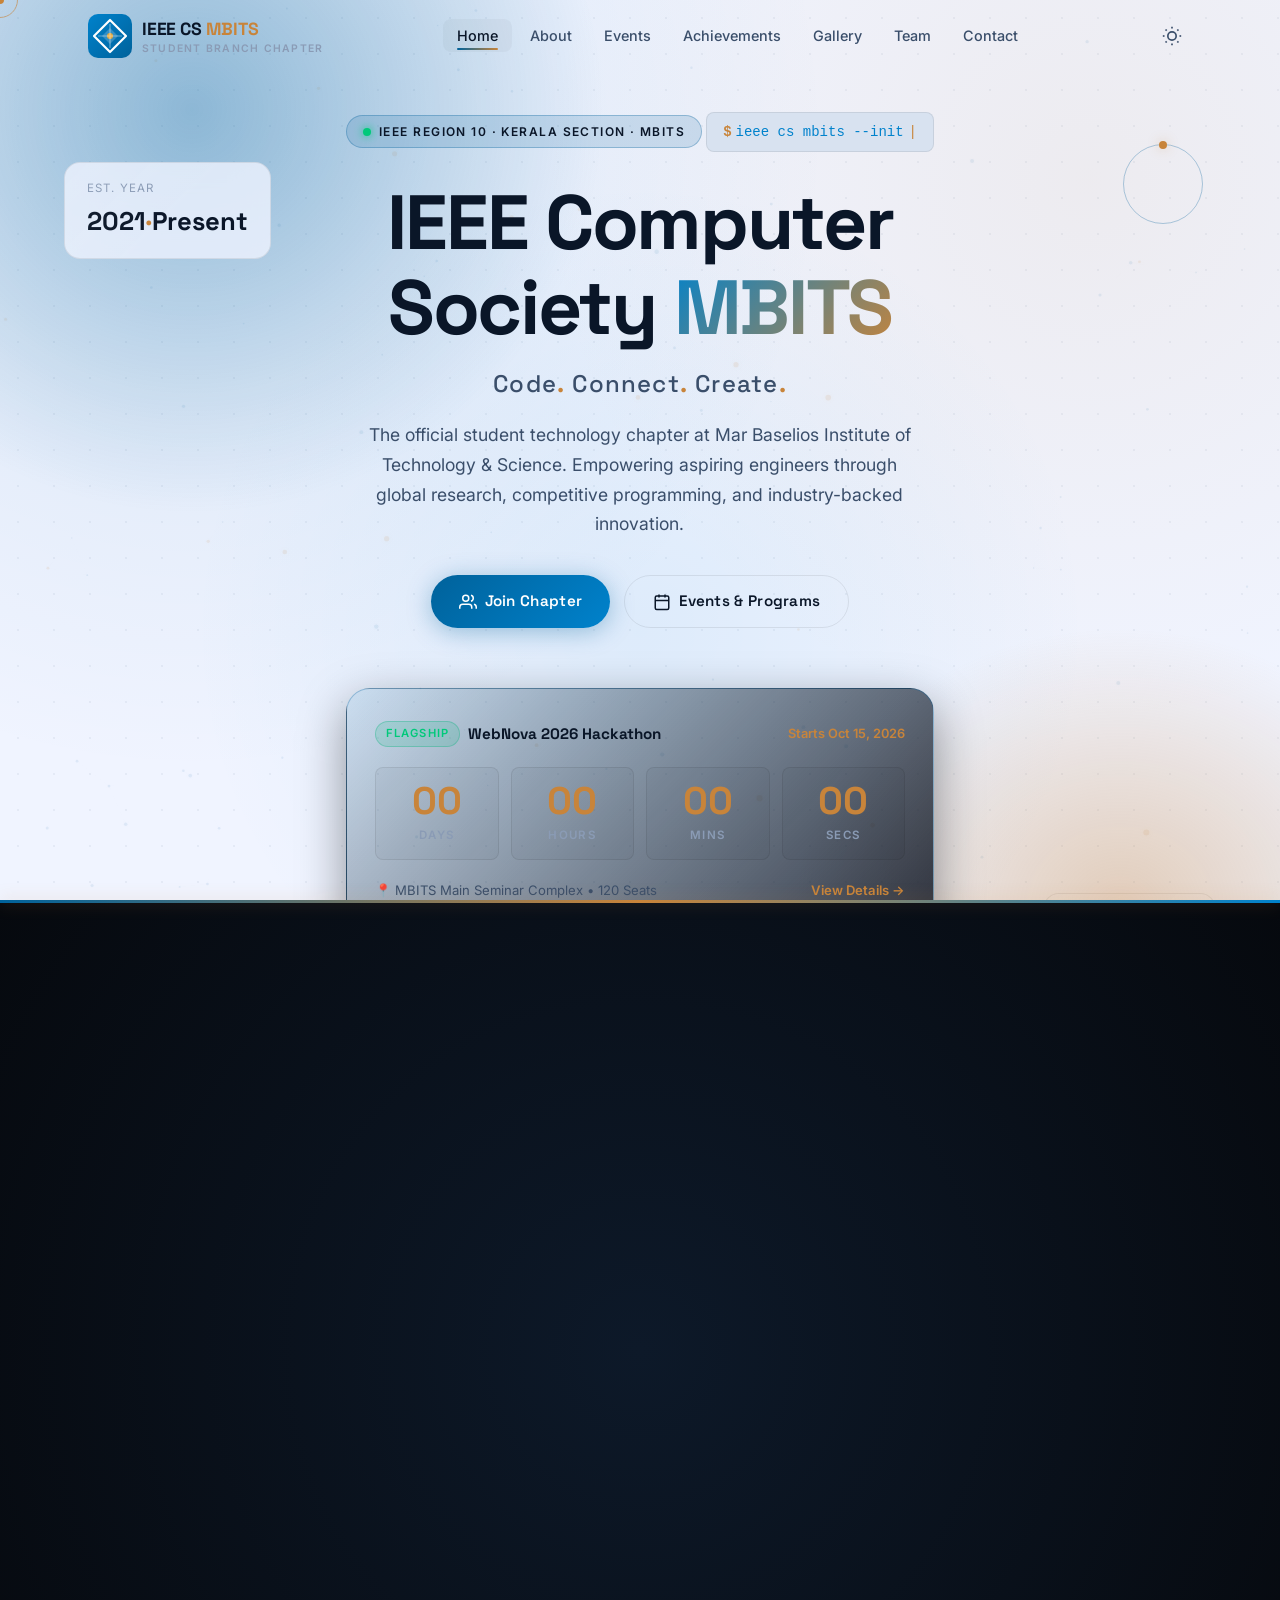
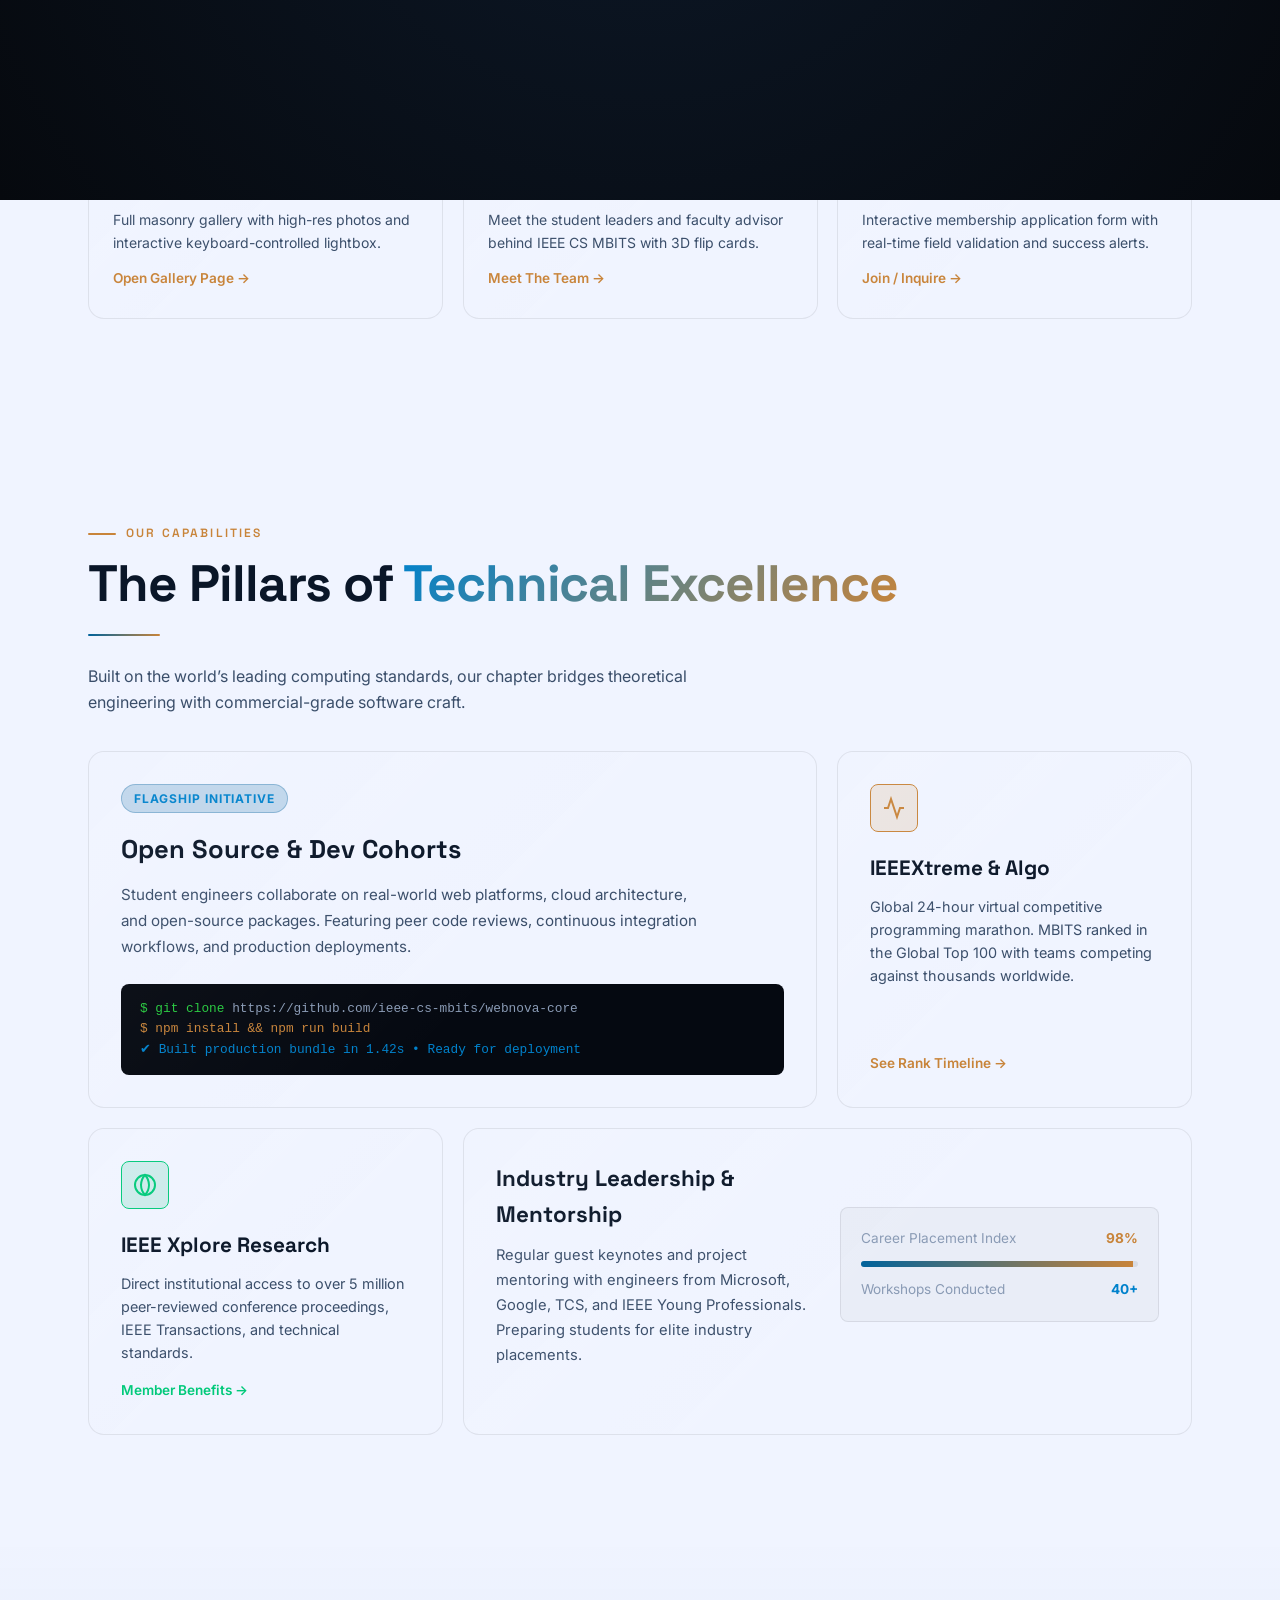
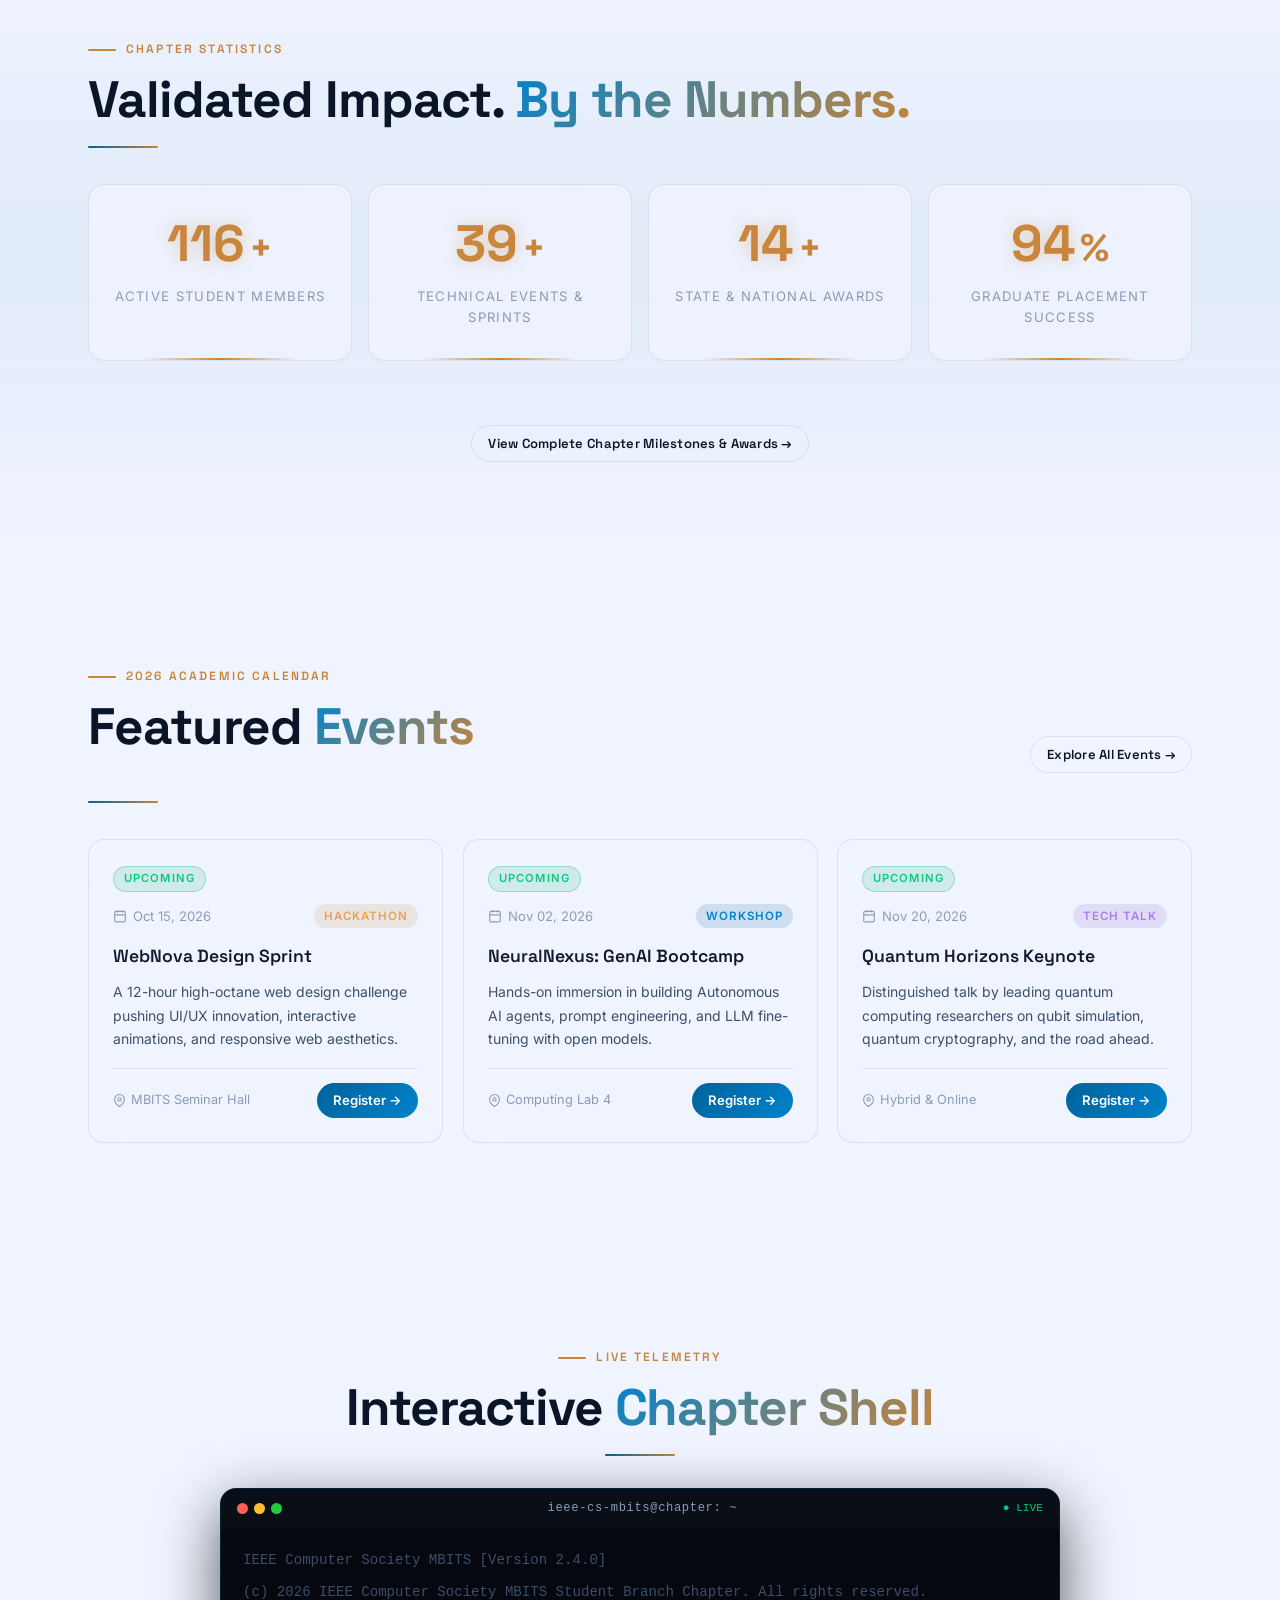
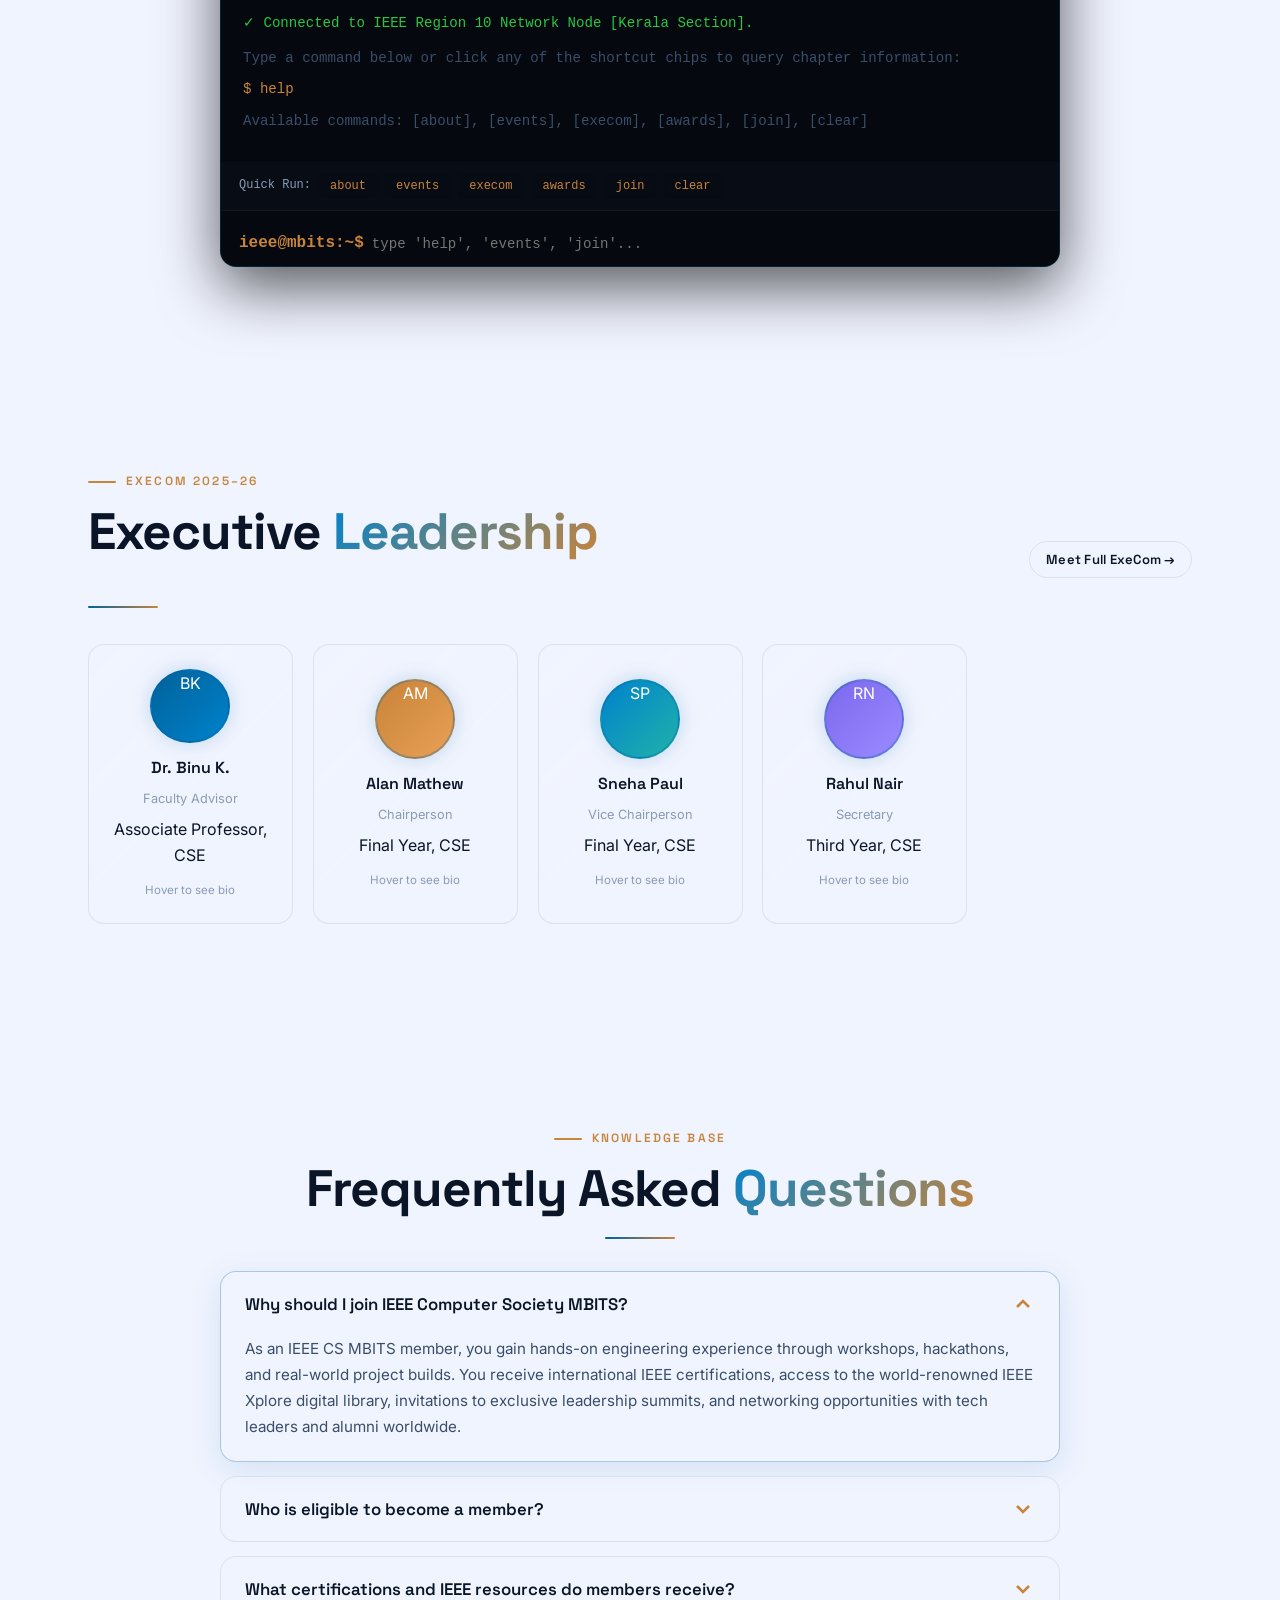
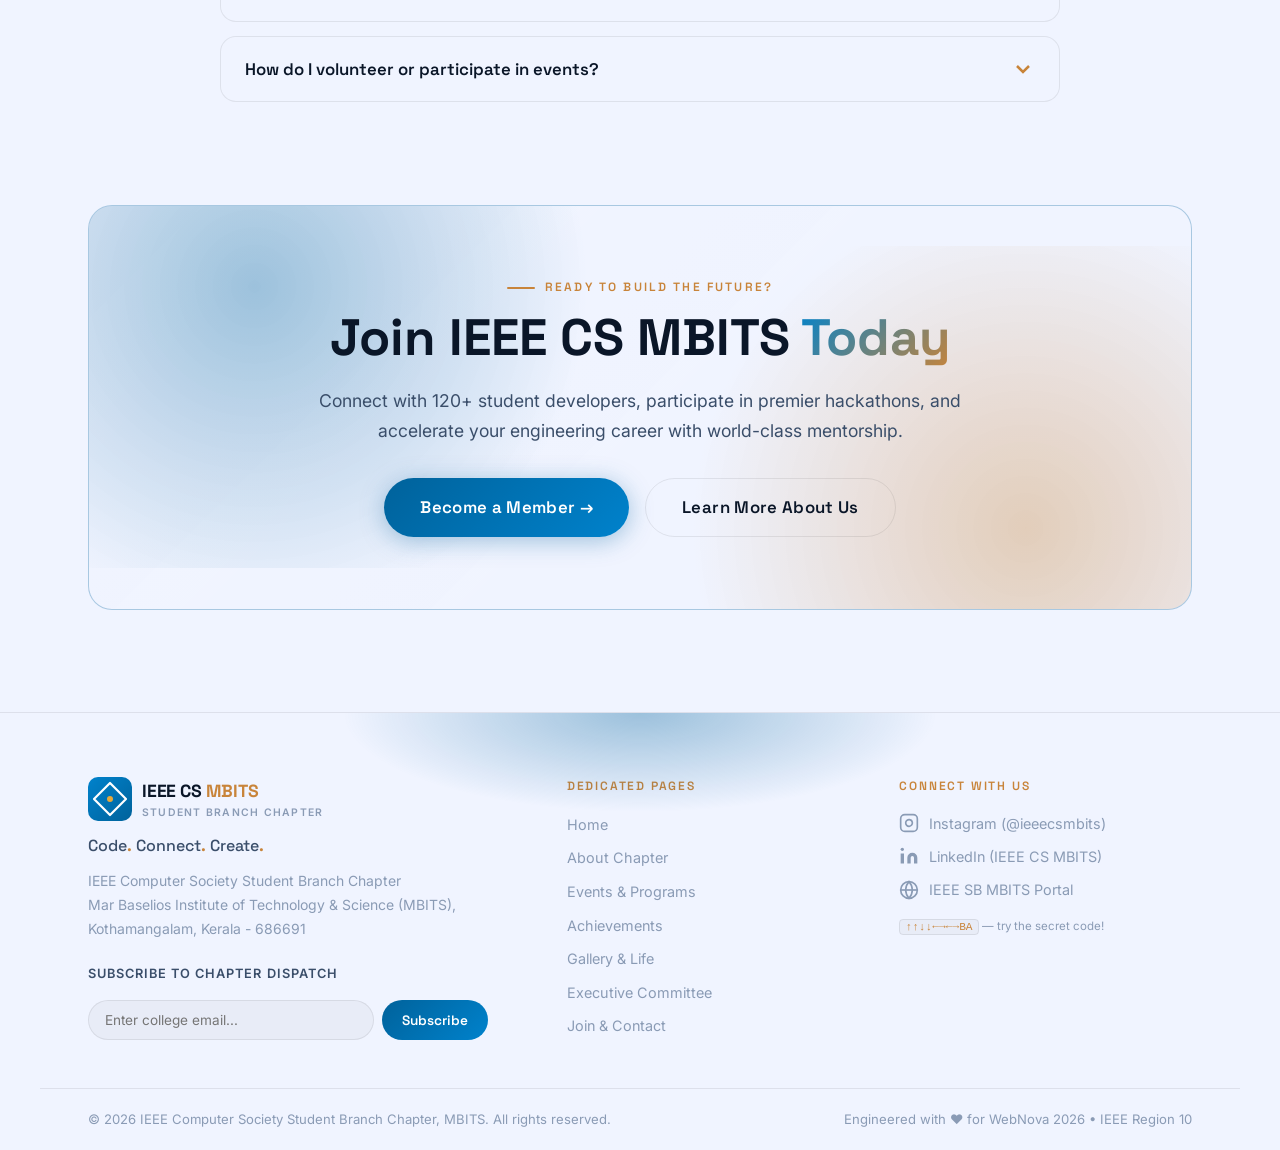
<file: index.html>
<!DOCTYPE html>
<html lang="en" data-theme="dark">
<head>
  <meta charset="UTF-8"/>
  <meta name="viewport" content="width=device-width, initial-scale=1.0"/>
  <meta name="description" content="IEEE Computer Society MBITS Student Branch Chapter — Code. Connect. Create. The premier student tech community at Mar Baselios Institute of Technology and Science, Kerala."/>
  <title>IEEE Computer Society MBITS | Code. Connect. Create.</title>
  <link rel="preconnect" href="https://fonts.googleapis.com"/>
  <link rel="preconnect" href="https://fonts.gstatic.com" crossorigin/>
  <link href="https://fonts.googleapis.com/css2?family=Inter:wght@300;400;500;600;700&family=Space+Grotesk:wght@400;500;600;700&display=swap" rel="stylesheet"/>
  <link rel="stylesheet" href="css/style.css"/>
</head>
<body>
  <div class="cursor-dot" aria-hidden="true"></div>
  <div class="cursor-outline" aria-hidden="true"></div>
  <div class="scroll-progress" role="progressbar" aria-label="Scroll progress" aria-valuenow="0" aria-valuemin="0" aria-valuemax="100"></div>
  <canvas id="bg-canvas" aria-hidden="true"></canvas>

  <!-- NAVIGATION HEADER -->
  <header class="nav-header" role="banner">
    <nav class="nav-container" aria-label="Main navigation">
      <a href="index.html" class="nav-logo" aria-label="IEEE CS MBITS Home">
        <!-- Authentic IEEE & Computer Society Emblem -->
        <svg class="logo-icon" viewBox="0 0 44 44" width="44" height="44" aria-hidden="true">
          <defs>
            <linearGradient id="logoGrad" x1="0%" y1="0%" x2="100%" y2="100%">
              <stop offset="0%" stop-color="#0082CC"/>
              <stop offset="100%" stop-color="#00629B"/>
            </linearGradient>
          </defs>
          <rect width="44" height="44" rx="10" fill="url(#logoGrad)"/>
          <!-- IEEE diamond symbol motif -->
          <polygon points="22,6 38,22 22,38 6,22" fill="none" stroke="#ffffff" stroke-width="2.2" stroke-linejoin="round"/>
          <path d="M14 22 L22 14 L30 22 L22 30 Z" fill="rgba(255,255,255,0.2)"/>
          <circle cx="22" cy="22" r="3" fill="#E5A93C"/>
          <path d="M22 10 L22 34 M10 22 L34 22" stroke="rgba(255,255,255,0.4)" stroke-width="1.2"/>
        </svg>
        <div style="display:flex;flex-direction:column;text-align:left;">
          <span class="logo-text">IEEE CS <span class="accent">MBITS</span></span>
          <span style="font-size:0.65rem;letter-spacing:0.12em;text-transform:uppercase;color:var(--text-muted);font-weight:600;margin-top:-2px;">Student Branch Chapter</span>
        </div>
      </a>

      <ul class="nav-links" role="list">
        <li><a href="index.html"        class="nav-link active">Home</a></li>
        <li><a href="about.html"        class="nav-link">About</a></li>
        <li><a href="events.html"       class="nav-link">Events</a></li>
        <li><a href="achievements.html" class="nav-link">Achievements</a></li>
        <li><a href="gallery.html"      class="nav-link">Gallery</a></li>
        <li><a href="team.html"         class="nav-link">Team</a></li>
        <li><a href="contact.html"      class="nav-link">Contact</a></li>
      </ul>

      <div class="nav-controls">
        <a href="contact.html" class="btn btn-primary btn-sm" style="display:none;@media(min-width:960px){display:inline-flex;}">
          Join Chapter
        </a>
        <button id="theme-toggle" class="btn-icon" aria-label="Toggle theme">
          <svg class="icon-moon" viewBox="0 0 24 24" width="20" height="20" fill="none" stroke="currentColor" stroke-width="2"><path d="M21 12.79A9 9 0 1 1 11.21 3 7 7 0 0 0 21 12.79z"/></svg>
          <svg class="icon-sun"  viewBox="0 0 24 24" width="20" height="20" fill="none" stroke="currentColor" stroke-width="2"><circle cx="12" cy="12" r="5"/><line x1="12" y1="1" x2="12" y2="3"/><line x1="12" y1="21" x2="12" y2="23"/><line x1="4.22" y1="4.22" x2="5.64" y2="5.64"/><line x1="18.36" y1="18.36" x2="19.78" y2="19.78"/><line x1="1" y1="12" x2="3" y2="12"/><line x1="21" y1="12" x2="23" y2="12"/><line x1="4.22" y1="19.78" x2="5.64" y2="18.36"/><line x1="18.36" y1="5.64" x2="19.78" y2="4.22"/></svg>
        </button>
        <button id="hamburger" class="btn-icon hamburger" aria-label="Toggle menu" aria-expanded="false" aria-controls="mobile-menu">
          <span class="ham-line"></span><span class="ham-line"></span><span class="ham-line"></span>
        </button>
      </div>
    </nav>

    <div id="mobile-menu" class="mobile-menu" aria-hidden="true">
      <ul class="mobile-nav-links" role="list">
        <li><a href="index.html"        class="mobile-nav-link active">Home</a></li>
        <li><a href="about.html"        class="mobile-nav-link">About</a></li>
        <li><a href="events.html"       class="mobile-nav-link">Events</a></li>
        <li><a href="achievements.html" class="mobile-nav-link">Achievements</a></li>
        <li><a href="gallery.html"      class="mobile-nav-link">Gallery</a></li>
        <li><a href="team.html"         class="mobile-nav-link">Team</a></li>
        <li><a href="contact.html"      class="mobile-nav-link">Contact</a></li>
      </ul>
    </div>
  </header>

  <main id="main-content">
    <!-- HERO SECTION -->
    <section id="hero" class="hero-section" aria-labelledby="hero-heading">
      <div class="hero-float hero-float--tl glass-card" aria-hidden="true">
        <span class="float-label">Est. Year</span>
        <span class="float-value">2021<span class="accent">·</span>Present</span>
      </div>
      <div class="hero-float hero-float--br glass-card" aria-hidden="true">
        <span class="float-label">Active Engineers</span>
        <span class="float-value">120<span class="accent">+</span></span>
      </div>
      <div class="hero-float hero-float--tr" aria-hidden="true"><div class="orbit-ring"></div></div>

      <div class="hero-content">
        <!-- Live Chapter Status Pill -->
        <div style="display:inline-flex;align-items:center;gap:8px;background:rgba(0,98,155,0.15);border:1px solid var(--border-accent);padding:6px 16px;border-radius:50px;margin-bottom:24px;" class="reveal-fade">
          <span style="width:8px;height:8px;border-radius:50%;background:#00C97A;box-shadow:0 0 10px #00C97A;animation:pulseAura 2s infinite;"></span>
          <span style="font-size:0.75rem;font-weight:600;letter-spacing:0.12em;text-transform:uppercase;color:var(--text-primary);">
            IEEE REGION 10 · KERALA SECTION · MBITS
          </span>
        </div>

        <div class="terminal-badge" aria-label="Terminal prompt">
          <span class="terminal-prompt">$ </span>
          <span class="terminal-text" id="terminal-text" aria-live="polite"></span>
          <span class="terminal-cursor" aria-hidden="true">|</span>
        </div>

        <h1 id="hero-heading" class="hero-title">
          <span class="hero-title-line">IEEE Computer</span>
          <span class="hero-title-line">Society <span class="text-gradient">MBITS</span></span>
        </h1>
        <p class="hero-tagline">Code<span class="accent-dot">.</span> Connect<span class="accent-dot">.</span> Create<span class="accent-dot">.</span></p>
        <p class="hero-sub">The official student technology chapter at Mar Baselios Institute of Technology &amp; Science. Empowering aspiring engineers through global research, competitive programming, and industry-backed innovation.</p>

        <div class="hero-actions">
          <a href="contact.html" class="btn btn-primary">
            <svg viewBox="0 0 24 24" width="18" height="18" fill="none" stroke="currentColor" stroke-width="2" aria-hidden="true"><path d="M17 21v-2a4 4 0 0 0-4-4H5a4 4 0 0 0-4 4v2"/><circle cx="9" cy="7" r="4"/><path d="M23 21v-2a4 4 0 0 0-3-3.87"/><path d="M16 3.13a4 4 0 0 1 0 7.75"/></svg>
            Join Chapter
          </a>
          <a href="events.html" class="btn btn-ghost">
            <svg viewBox="0 0 24 24" width="18" height="18" fill="none" stroke="currentColor" stroke-width="2" aria-hidden="true"><rect x="3" y="4" width="18" height="18" rx="2"/><line x1="16" y1="2" x2="16" y2="6"/><line x1="8" y1="2" x2="8" y2="6"/><line x1="3" y1="10" x2="21" y2="10"/></svg>
            Events &amp; Programs
          </a>
        </div>

        <!-- Flagship Live Event Countdown Card -->
        <div class="countdown-card reveal-zoom" style="max-width:620px;margin:0 auto 40px;">
          <div style="display:flex;justify-content:space-between;align-items:center;flex-wrap:wrap;gap:8px;">
            <div style="display:flex;align-items:center;gap:8px;">
              <span class="event-badge event-badge--upcoming" style="margin-bottom:0;">FLAGSHIP</span>
              <strong style="font-family:var(--font-display);font-size:0.95rem;color:var(--text-primary);">WebNova 2026 Hackathon</strong>
            </div>
            <span style="font-size:0.8rem;color:var(--accent);font-weight:600;">Starts Oct 15, 2026</span>
          </div>

          <div class="countdown-grid">
            <div class="countdown-unit">
              <div class="countdown-val" id="cd-days">14</div>
              <div class="countdown-lbl">Days</div>
            </div>
            <div class="countdown-unit">
              <div class="countdown-val" id="cd-hours">08</div>
              <div class="countdown-lbl">Hours</div>
            </div>
            <div class="countdown-unit">
              <div class="countdown-val" id="cd-mins">42</div>
              <div class="countdown-lbl">Mins</div>
            </div>
            <div class="countdown-unit">
              <div class="countdown-val" id="cd-secs">19</div>
              <div class="countdown-lbl">Secs</div>
            </div>
          </div>

          <div style="display:flex;justify-content:space-between;align-items:center;font-size:0.82rem;color:var(--text-secondary);">
            <span>📍 MBITS Main Seminar Complex &bull; 120 Seats</span>
            <a href="events.html" style="color:var(--accent);font-weight:600;">View Details &rarr;</a>
          </div>
        </div>

        <div class="scroll-indicator" aria-hidden="true">
          <div class="scroll-mouse"><div class="scroll-wheel"></div></div>
          <span>Scroll down to explore</span>
        </div>
      </div>
    </section>

    <!-- INFINITE MARQUEE: AFFILIATIONS & PARTNERS -->
    <section class="marquee-wrapper" aria-label="Affiliations and Partners">
      <div class="marquee-container">
        <div class="marquee-track">
          <div class="marquee-item"><span class="marquee-dot"></span>IEEE Computer Society Global</div>
          <div class="marquee-item"><span class="marquee-dot"></span>IEEE Kerala Section</div>
          <div class="marquee-item"><span class="marquee-dot"></span>Mar Baselios Institute of Technology &amp; Science</div>
          <div class="marquee-item"><span class="marquee-dot"></span>IEEE Region 10 (Asia-Pacific)</div>
          <div class="marquee-item"><span class="marquee-dot"></span>IEEE CS Student Branch Chapter</div>
          <div class="marquee-item"><span class="marquee-dot"></span>IEEE Xplore Digital Library</div>
          <div class="marquee-item"><span class="marquee-dot"></span>GitHub Campus Partner</div>
          <div class="marquee-item"><span class="marquee-dot"></span>IEEE Women in Engineering (WIE)</div>
          <div class="marquee-item"><span class="marquee-dot"></span>IEEEXtreme Global Competitions</div>

          <!-- Duplicate items for seamless continuous looping -->
          <div class="marquee-item"><span class="marquee-dot"></span>IEEE Computer Society Global</div>
          <div class="marquee-item"><span class="marquee-dot"></span>IEEE Kerala Section</div>
          <div class="marquee-item"><span class="marquee-dot"></span>Mar Baselios Institute of Technology &amp; Science</div>
          <div class="marquee-item"><span class="marquee-dot"></span>IEEE Region 10 (Asia-Pacific)</div>
          <div class="marquee-item"><span class="marquee-dot"></span>IEEE CS Student Branch Chapter</div>
          <div class="marquee-item"><span class="marquee-dot"></span>IEEE Xplore Digital Library</div>
          <div class="marquee-item"><span class="marquee-dot"></span>GitHub Campus Partner</div>
          <div class="marquee-item"><span class="marquee-dot"></span>IEEE Women in Engineering (WIE)</div>
          <div class="marquee-item"><span class="marquee-dot"></span>IEEEXtreme Global Competitions</div>
        </div>
      </div>
    </section>

    <!-- SECTION 1: SEPARATE DEDICATED PAGES PORTALS -->
    <section class="section" style="padding-top:48px;" aria-labelledby="portals-heading">
      <div class="container">
        <div style="display:flex;justify-content:space-between;align-items:flex-end;flex-wrap:wrap;gap:16px;">
          <div>
            <div class="section-label reveal-fade">Dedicated Pages Navigation</div>
            <h2 id="portals-heading" class="section-title heading-reveal">Explore Every <span class="text-gradient">Option</span></h2>
          </div>
          <p class="reveal-right" style="color:var(--text-secondary);max-width:440px;font-size:0.9rem;">
            Each option has its own comprehensive separate page with interactive tools, filters, lightbox galleries, and complete details.
          </p>
        </div>
        <div class="line-reveal" style="width:72px;margin:24px 0 36px;"></div>

        <div style="display:grid;grid-template-columns:repeat(auto-fill,minmax(270px,1fr));gap:20px;" data-stagger data-stagger-base="0" data-stagger-step="0.08">

          <a href="about.html" class="glass-card stagger-item tilt-card" style="padding:28px 24px;display:flex;flex-direction:column;gap:14px;text-decoration:none;border:1px solid var(--border);transition:all .35s var(--ease-out);">
            <div style="width:48px;height:48px;background:var(--surface);border:1px solid var(--border-accent);border-radius:var(--radius-sm);display:flex;align-items:center;justify-content:center;">
              <svg viewBox="0 0 24 24" width="22" height="22" fill="none" stroke="var(--accent)" stroke-width="1.8" aria-hidden="true"><circle cx="12" cy="12" r="10"/><polygon points="12 2 15.09 8.26 22 9.27 17 14.14 18.18 21.02 12 17.77 5.82 21.02 7 14.14 2 9.27 8.91 8.26 12 2"/></svg>
            </div>
            <div>
              <h3 style="font-family:var(--font-display);font-size:1.15rem;font-weight:700;margin-bottom:6px;color:var(--text-primary);">About Chapter</h3>
              <p style="font-size:0.875rem;color:var(--text-secondary);line-height:1.6;">Our mission, vision, history, and core benefits of joining IEEE CS MBITS.</p>
            </div>
            <span style="font-size:0.85rem;color:var(--accent);font-weight:600;display:inline-flex;align-items:center;gap:6px;margin-top:auto;">Open About Page &rarr;</span>
          </a>

          <a href="events.html" class="glass-card stagger-item tilt-card" style="padding:28px 24px;display:flex;flex-direction:column;gap:14px;text-decoration:none;border:1px solid var(--border);transition:all .35s var(--ease-out);">
            <div style="width:48px;height:48px;background:var(--surface);border:1px solid var(--border-accent);border-radius:var(--radius-sm);display:flex;align-items:center;justify-content:center;">
              <svg viewBox="0 0 24 24" width="22" height="22" fill="none" stroke="var(--accent)" stroke-width="1.8" aria-hidden="true"><rect x="3" y="4" width="18" height="18" rx="2"/><line x1="16" y1="2" x2="16" y2="6"/><line x1="8" y1="2" x2="8" y2="6"/><line x1="3" y1="10" x2="21" y2="10"/></svg>
            </div>
            <div>
              <h3 style="font-family:var(--font-display);font-size:1.15rem;font-weight:700;margin-bottom:6px;color:var(--text-primary);">Events &amp; Programs</h3>
              <p style="font-size:0.875rem;color:var(--text-secondary);line-height:1.6;">Interactive filterable schedule of upcoming hackathons, bootcamps, and past workshops.</p>
            </div>
            <span style="font-size:0.85rem;color:var(--accent);font-weight:600;display:inline-flex;align-items:center;gap:6px;margin-top:auto;">Open Events Page &rarr;</span>
          </a>

          <a href="achievements.html" class="glass-card stagger-item tilt-card" style="padding:28px 24px;display:flex;flex-direction:column;gap:14px;text-decoration:none;border:1px solid var(--border);transition:all .35s var(--ease-out);">
            <div style="width:48px;height:48px;background:var(--surface);border:1px solid var(--border-accent);border-radius:var(--radius-sm);display:flex;align-items:center;justify-content:center;">
              <svg viewBox="0 0 24 24" width="22" height="22" fill="none" stroke="var(--accent)" stroke-width="1.8" aria-hidden="true"><polyline points="22 12 18 12 15 21 9 3 6 12 2 12"/></svg>
            </div>
            <div>
              <h3 style="font-family:var(--font-display);font-size:1.15rem;font-weight:700;margin-bottom:6px;color:var(--text-primary);">Achievements</h3>
              <p style="font-size:0.875rem;color:var(--text-secondary);line-height:1.6;">Animated impact metrics, Kerala Section awards, and complete 2021–2026 chapter timeline.</p>
            </div>
            <span style="font-size:0.85rem;color:var(--accent);font-weight:600;display:inline-flex;align-items:center;gap:6px;margin-top:auto;">Open Achievements &rarr;</span>
          </a>

          <a href="gallery.html" class="glass-card stagger-item tilt-card" style="padding:28px 24px;display:flex;flex-direction:column;gap:14px;text-decoration:none;border:1px solid var(--border);transition:all .35s var(--ease-out);">
            <div style="width:48px;height:48px;background:var(--surface);border:1px solid var(--border-accent);border-radius:var(--radius-sm);display:flex;align-items:center;justify-content:center;">
              <svg viewBox="0 0 24 24" width="22" height="22" fill="none" stroke="var(--accent)" stroke-width="1.8" aria-hidden="true"><rect x="3" y="3" width="18" height="18" rx="2"/><circle cx="8.5" cy="8.5" r="1.5"/><polyline points="21 15 16 10 5 21"/></svg>
            </div>
            <div>
              <h3 style="font-family:var(--font-display);font-size:1.15rem;font-weight:700;margin-bottom:6px;color:var(--text-primary);">Life at CS MBITS</h3>
              <p style="font-size:0.875rem;color:var(--text-secondary);line-height:1.6;">Full masonry gallery with high-res photos and interactive keyboard-controlled lightbox.</p>
            </div>
            <span style="font-size:0.85rem;color:var(--accent);font-weight:600;display:inline-flex;align-items:center;gap:6px;margin-top:auto;">Open Gallery Page &rarr;</span>
          </a>

          <a href="team.html" class="glass-card stagger-item tilt-card" style="padding:28px 24px;display:flex;flex-direction:column;gap:14px;text-decoration:none;border:1px solid var(--border);transition:all .35s var(--ease-out);">
            <div style="width:48px;height:48px;background:var(--surface);border:1px solid var(--border-accent);border-radius:var(--radius-sm);display:flex;align-items:center;justify-content:center;">
              <svg viewBox="0 0 24 24" width="22" height="22" fill="none" stroke="var(--accent)" stroke-width="1.8" aria-hidden="true"><path d="M17 21v-2a4 4 0 0 0-4-4H5a4 4 0 0 0-4 4v2"/><circle cx="9" cy="7" r="4"/><path d="M23 21v-2a4 4 0 0 0-3-3.87"/><path d="M16 3.13a4 4 0 0 1 0 7.75"/></svg>
            </div>
            <div>
              <h3 style="font-family:var(--font-display);font-size:1.15rem;font-weight:700;margin-bottom:6px;color:var(--text-primary);">Executive Committee</h3>
              <p style="font-size:0.875rem;color:var(--text-secondary);line-height:1.6;">Meet the student leaders and faculty advisor behind IEEE CS MBITS with 3D flip cards.</p>
            </div>
            <span style="font-size:0.85rem;color:var(--accent);font-weight:600;display:inline-flex;align-items:center;gap:6px;margin-top:auto;">Meet The Team &rarr;</span>
          </a>

          <a href="contact.html" class="glass-card stagger-item tilt-card" style="padding:28px 24px;display:flex;flex-direction:column;gap:14px;text-decoration:none;border:1px solid var(--border);transition:all .35s var(--ease-out);">
            <div style="width:48px;height:48px;background:var(--surface);border:1px solid var(--border-accent);border-radius:var(--radius-sm);display:flex;align-items:center;justify-content:center;">
              <svg viewBox="0 0 24 24" width="22" height="22" fill="none" stroke="var(--accent)" stroke-width="1.8" aria-hidden="true"><line x1="22" y1="2" x2="11" y2="13"/><polygon points="22 2 15 22 11 13 2 9 22 2"/></svg>
            </div>
            <div>
              <h3 style="font-family:var(--font-display);font-size:1.15rem;font-weight:700;margin-bottom:6px;color:var(--text-primary);">Join &amp; Contact</h3>
              <p style="font-size:0.875rem;color:var(--text-secondary);line-height:1.6;">Interactive membership application form with real-time field validation and success alerts.</p>
            </div>
            <span style="font-size:0.85rem;color:var(--accent);font-weight:600;display:inline-flex;align-items:center;gap:6px;margin-top:auto;">Join / Inquire &rarr;</span>
          </a>

        </div>
      </div>
    </section>

    <!-- SECTION 2: BENTO GRID OF TECHNICAL CAPABILITIES -->
    <section class="section" aria-labelledby="capabilities-heading">
      <div class="container">
        <div class="section-label reveal-left">Our Capabilities</div>
        <h2 id="capabilities-heading" class="section-title reveal-left">The Pillars of <span class="text-gradient">Technical Excellence</span></h2>
        <div class="line-reveal" style="width:72px;margin:20px 0 28px;"></div>
        <p class="reveal-left" style="color:var(--text-secondary);max-width:620px;">
          Built on the world’s leading computing standards, our chapter bridges theoretical engineering with commercial-grade software craft.
        </p>

        <div class="bento-grid">
          
          <!-- Bento Card 1: Large (8 cols) -->
          <div class="bento-col-8">
            <div class="glass-card bento-card reveal-up">
              <div>
                <div style="display:inline-flex;align-items:center;gap:8px;background:rgba(0,98,155,0.2);border:1px solid var(--border-accent);padding:4px 12px;border-radius:50px;margin-bottom:16px;">
                  <span style="font-size:0.75rem;font-weight:700;color:var(--primary-light);letter-spacing:0.08em;text-transform:uppercase;">Flagship Initiative</span>
                </div>
                <h3 style="font-family:var(--font-display);font-size:1.6rem;font-weight:700;margin-bottom:12px;color:var(--text-primary);">Open Source &amp; Dev Cohorts</h3>
                <p style="color:var(--text-secondary);line-height:1.7;max-width:580px;font-size:0.95rem;">
                  Student engineers collaborate on real-world web platforms, cloud architecture, and open-source packages. Featuring peer code reviews, continuous integration workflows, and production deployments.
                </p>
              </div>

              <!-- Terminal Preview Inside Bento Card -->
              <div style="background:#050911;border:1px solid var(--border);border-radius:var(--radius-sm);padding:14px 18px;margin-top:24px;font-family:'Courier New',monospace;font-size:0.8rem;color:#8A9BB5;">
                <span style="color:#27c93f;">$ git clone</span> https://github.com/ieee-cs-mbits/webnova-core<br/>
                <span style="color:var(--accent);">$ npm install &amp;&amp; npm run build</span><br/>
                <span style="color:#0082CC;">✔ Built production bundle in 1.42s &bull; Ready for deployment</span>
              </div>
            </div>
          </div>

          <!-- Bento Card 2: 4 cols -->
          <div class="bento-col-4">
            <div class="glass-card bento-card reveal-up" style="--delay:0.1s;">
              <div>
                <div style="width:48px;height:48px;background:rgba(200,132,58,0.15);border:1px solid var(--accent);border-radius:var(--radius-sm);display:flex;align-items:center;justify-content:center;margin-bottom:20px;">
                  <svg viewBox="0 0 24 24" width="24" height="24" fill="none" stroke="var(--accent)" stroke-width="2"><polyline points="22 12 18 12 15 21 9 3 6 12 2 12"/></svg>
                </div>
                <h3 style="font-family:var(--font-display);font-size:1.3rem;font-weight:700;margin-bottom:10px;color:var(--text-primary);">IEEEXtreme &amp; Algo</h3>
                <p style="color:var(--text-secondary);font-size:0.9rem;line-height:1.6;">
                  Global 24-hour virtual competitive programming marathon. MBITS ranked in the Global Top 100 with teams competing against thousands worldwide.
                </p>
              </div>
              <a href="achievements.html" style="color:var(--accent);font-weight:600;font-size:0.85rem;margin-top:16px;">See Rank Timeline &rarr;</a>
            </div>
          </div>

          <!-- Bento Card 3: 4 cols -->
          <div class="bento-col-4">
            <div class="glass-card bento-card reveal-up" style="--delay:0.15s;">
              <div>
                <div style="width:48px;height:48px;background:rgba(0,180,120,0.15);border:1px solid #00C97A;border-radius:var(--radius-sm);display:flex;align-items:center;justify-content:center;margin-bottom:20px;">
                  <svg viewBox="0 0 24 24" width="24" height="24" fill="none" stroke="#00C97A" stroke-width="2"><circle cx="12" cy="12" r="10"/><path d="M12 2a15.3 15.3 0 0 1 4 10 15.3 15.3 0 0 1-4 10 15.3 15.3 0 0 1-4-10 15.3 15.3 0 0 1 4-10z"/></svg>
                </div>
                <h3 style="font-family:var(--font-display);font-size:1.3rem;font-weight:700;margin-bottom:10px;color:var(--text-primary);">IEEE Xplore Research</h3>
                <p style="color:var(--text-secondary);font-size:0.9rem;line-height:1.6;">
                  Direct institutional access to over 5 million peer-reviewed conference proceedings, IEEE Transactions, and technical standards.
                </p>
              </div>
              <a href="about.html" style="color:#00C97A;font-weight:600;font-size:0.85rem;margin-top:16px;">Member Benefits &rarr;</a>
            </div>
          </div>

          <!-- Bento Card 4: 8 cols -->
          <div class="bento-col-8">
            <div class="glass-card bento-card reveal-up" style="--delay:0.2s;">
              <div style="display:grid;grid-template-columns:1fr 1fr;gap:24px;align-items:center;" class="about-deeper">
                <div>
                  <h3 style="font-family:var(--font-display);font-size:1.4rem;font-weight:700;margin-bottom:10px;color:var(--text-primary);">Industry Leadership &amp; Mentorship</h3>
                  <p style="color:var(--text-secondary);font-size:0.92rem;line-height:1.7;">
                    Regular guest keynotes and project mentoring with engineers from Microsoft, Google, TCS, and IEEE Young Professionals. Preparing students for elite industry placements.
                  </p>
                </div>
                <div style="display:flex;flex-direction:column;gap:12px;background:var(--surface);padding:20px;border-radius:var(--radius-sm);border:1px solid var(--border);">
                  <div style="display:flex;justify-content:space-between;font-size:0.85rem;"><span style="color:var(--text-muted);">Career Placement Index</span><strong style="color:var(--accent);">98%</strong></div>
                  <div style="width:100%;height:6px;background:var(--border);border-radius:3px;overflow:hidden;"><div style="width:98%;height:100%;background:linear-gradient(90deg,var(--primary),var(--accent));"></div></div>
                  <div style="display:flex;justify-content:space-between;font-size:0.85rem;"><span style="color:var(--text-muted);">Workshops Conducted</span><strong style="color:var(--primary-light);">40+</strong></div>
                </div>
              </div>
            </div>
          </div>

        </div>
      </div>
    </section>

    <!-- SECTION 3: LIVE IMPACT NUMBERS MATRIX (Scroll-Triggered Count-Up) -->
    <section class="section" style="background:linear-gradient(180deg, transparent, rgba(0,98,155,0.06), transparent);" aria-labelledby="stats-heading">
      <div class="container">
        <div class="section-label reveal-up">Chapter Statistics</div>
        <h2 id="stats-heading" class="section-title reveal-up">Validated Impact. <span class="text-gradient">By the Numbers.</span></h2>
        <div class="line-reveal" style="width:70px;margin-bottom:36px;"></div>

        <div class="stats-grid" data-stagger data-stagger-base="0" data-stagger-step="0.1">
          <div class="stat-card glass-card stagger-item tilt-card" aria-label="120 plus active members">
            <div class="stat-number" data-target="120" aria-live="polite">0</div>
            <div class="stat-suffix">+</div>
            <div class="stat-label">Active Student Members</div>
          </div>
          <div class="stat-card glass-card stagger-item tilt-card" aria-label="40 plus technical events">
            <div class="stat-number" data-target="40" aria-live="polite">0</div>
            <div class="stat-suffix">+</div>
            <div class="stat-label">Technical Events &amp; Sprints</div>
          </div>
          <div class="stat-card glass-card stagger-item tilt-card" aria-label="15 awards won">
            <div class="stat-number" data-target="15" aria-live="polite">0</div>
            <div class="stat-suffix">+</div>
            <div class="stat-label">State &amp; National Awards</div>
          </div>
          <div class="stat-card glass-card stagger-item tilt-card" aria-label="98 percent skill growth">
            <div class="stat-number" data-target="98" aria-live="polite">0</div>
            <div class="stat-suffix">%</div>
            <div class="stat-label">Graduate Placement Success</div>
          </div>
        </div>

        <div class="reveal-zoom" style="text-align:center;margin-top:36px;">
          <a href="achievements.html" class="btn btn-ghost btn-sm">
            View Complete Chapter Milestones &amp; Awards &rarr;
          </a>
        </div>
      </div>
    </section>

    <!-- SECTION 4: FEATURED EVENTS SHOWCASE (Scroll Reveal Stagger) -->
    <section class="section" aria-labelledby="featured-events-heading">
      <div class="container">
        <div style="display:flex;justify-content:space-between;align-items:flex-end;flex-wrap:wrap;gap:16px;margin-bottom:28px;">
          <div>
            <div class="section-label reveal-left">2026 Academic Calendar</div>
            <h2 id="featured-events-heading" class="section-title reveal-left" style="--delay:.08s">Featured <span class="text-gradient">Events</span></h2>
          </div>
          <div class="reveal-right">
            <a href="events.html" class="btn btn-ghost btn-sm">Explore All Events &rarr;</a>
          </div>
        </div>
        <div class="line-reveal" style="width:70px;margin-bottom:36px;"></div>

        <div class="events-grid" data-stagger data-stagger-base="0" data-stagger-step="0.1">

          <article class="event-card glass-card stagger-item tilt-card" data-category="contest" aria-label="WebNova Design Sprint">
            <div class="event-badge event-badge--upcoming">Upcoming</div>
            <div class="event-meta">
              <div class="event-date">
                <svg viewBox="0 0 24 24" width="14" height="14" fill="none" stroke="currentColor" stroke-width="2"><rect x="3" y="4" width="18" height="18" rx="2"/><line x1="16" y1="2" x2="16" y2="6"/><line x1="8" y1="2" x2="8" y2="6"/><line x1="3" y1="10" x2="21" y2="10"/></svg>
                Oct 15, 2026
              </div>
              <span class="event-tag" data-tag="contest">Hackathon</span>
            </div>
            <h3 class="event-title">WebNova Design Sprint</h3>
            <p class="event-desc">A 12-hour high-octane web design challenge pushing UI/UX innovation, interactive animations, and responsive web aesthetics.</p>
            <div class="event-footer">
              <span class="event-location"><svg viewBox="0 0 24 24" width="13" height="13" fill="none" stroke="currentColor" stroke-width="2"><path d="M21 10c0 7-9 13-9 13s-9-6-9-13a9 9 0 0 1 18 0z"/><circle cx="12" cy="10" r="3"/></svg>MBITS Seminar Hall</span>
              <a href="contact.html" class="event-register btn-sm">Register &rarr;</a>
            </div>
          </article>

          <article class="event-card glass-card stagger-item tilt-card" data-category="workshop" aria-label="NeuralNexus GenAI Bootcamp">
            <div class="event-badge event-badge--upcoming">Upcoming</div>
            <div class="event-meta">
              <div class="event-date">
                <svg viewBox="0 0 24 24" width="14" height="14" fill="none" stroke="currentColor" stroke-width="2"><rect x="3" y="4" width="18" height="18" rx="2"/><line x1="16" y1="2" x2="16" y2="6"/><line x1="8" y1="2" x2="8" y2="6"/><line x1="3" y1="10" x2="21" y2="10"/></svg>
                Nov 02, 2026
              </div>
              <span class="event-tag" data-tag="workshop">Workshop</span>
            </div>
            <h3 class="event-title">NeuralNexus: GenAI Bootcamp</h3>
            <p class="event-desc">Hands-on immersion in building Autonomous AI agents, prompt engineering, and LLM fine-tuning with open models.</p>
            <div class="event-footer">
              <span class="event-location"><svg viewBox="0 0 24 24" width="13" height="13" fill="none" stroke="currentColor" stroke-width="2"><path d="M21 10c0 7-9 13-9 13s-9-6-9-13a9 9 0 0 1 18 0z"/><circle cx="12" cy="10" r="3"/></svg>Computing Lab 4</span>
              <a href="contact.html" class="event-register btn-sm">Register &rarr;</a>
            </div>
          </article>

          <article class="event-card glass-card stagger-item tilt-card" data-category="talk" aria-label="Quantum Horizons Keynote">
            <div class="event-badge event-badge--upcoming">Upcoming</div>
            <div class="event-meta">
              <div class="event-date">
                <svg viewBox="0 0 24 24" width="14" height="14" fill="none" stroke="currentColor" stroke-width="2"><rect x="3" y="4" width="18" height="18" rx="2"/><line x1="16" y1="2" x2="16" y2="6"/><line x1="8" y1="2" x2="8" y2="6"/><line x1="3" y1="10" x2="21" y2="10"/></svg>
                Nov 20, 2026
              </div>
              <span class="event-tag" data-tag="talk">Tech Talk</span>
            </div>
            <h3 class="event-title">Quantum Horizons Keynote</h3>
            <p class="event-desc">Distinguished talk by leading quantum computing researchers on qubit simulation, quantum cryptography, and the road ahead.</p>
            <div class="event-footer">
              <span class="event-location"><svg viewBox="0 0 24 24" width="13" height="13" fill="none" stroke="currentColor" stroke-width="2"><path d="M21 10c0 7-9 13-9 13s-9-6-9-13a9 9 0 0 1 18 0z"/><circle cx="12" cy="10" r="3"/></svg>Hybrid &amp; Online</span>
              <a href="contact.html" class="event-register btn-sm">Register &rarr;</a>
            </div>
          </article>

        </div>
      </div>
    </section>

    <!-- SECTION 5: FUNCTIONAL INTERACTIVE TERMINAL SHELL -->
    <section class="section" aria-labelledby="terminal-heading">
      <div class="container">
        <div style="max-width:840px;margin:0 auto;">
          <div class="section-label reveal-up" style="justify-content:center;">Live Telemetry</div>
          <h2 id="terminal-heading" class="section-title reveal-up" style="text-align:center;">Interactive <span class="text-gradient">Chapter Shell</span></h2>
          <div class="line-reveal" style="width:70px;margin:16px auto 32px;"></div>

          <div class="interactive-terminal reveal-up" style="--delay:0.1s;">
            <div class="terminal-topbar">
              <div class="terminal-dots">
                <div class="terminal-dot red"></div>
                <div class="terminal-dot yellow"></div>
                <div class="terminal-dot green"></div>
              </div>
              <span class="terminal-title">ieee-cs-mbits@chapter: ~</span>
              <span style="font-size:0.7rem;color:#00C97A;">● LIVE</span>
            </div>

            <div class="terminal-window">
              <div class="terminal-line out">IEEE Computer Society MBITS [Version 2.4.0]</div>
              <div class="terminal-line out">(c) 2026 IEEE Computer Society MBITS Student Branch Chapter. All rights reserved.</div>
              <div class="terminal-line success">✓ Connected to IEEE Region 10 Network Node [Kerala Section].</div>
              <div class="terminal-line out" style="margin-top:12px;">Type a command below or click any of the shortcut chips to query chapter information:</div>
              <div class="terminal-line accent">$ help</div>
              <div class="terminal-line out">Available commands: [about], [events], [execom], [awards], [join], [clear]</div>
            </div>

            <div class="terminal-chips">
              <span style="font-size:0.75rem;color:var(--text-muted);display:flex;align-items:center;">Quick Run:</span>
              <button class="terminal-chip" data-cmd="about">about</button>
              <button class="terminal-chip" data-cmd="events">events</button>
              <button class="terminal-chip" data-cmd="execom">execom</button>
              <button class="terminal-chip" data-cmd="awards">awards</button>
              <button class="terminal-chip" data-cmd="join">join</button>
              <button class="terminal-chip" data-cmd="clear">clear</button>
            </div>

            <div style="padding:10px 18px;background:#05080e;border-top:1px solid rgba(255,255,255,0.06);">
              <div class="terminal-input-row">
                <span class="terminal-input-prompt">ieee@mbits:~$ </span>
                <input type="text" class="terminal-cmd-input" placeholder="type 'help', 'events', 'join'..." aria-label="Terminal command input"/>
              </div>
            </div>
          </div>
        </div>
      </div>
    </section>

    <!-- SECTION 6: EXECUTIVE LEADERSHIP SNEAK PEEK (Scroll Reveal Stagger) -->
    <section class="section" aria-labelledby="team-preview-heading">
      <div class="container">
        <div style="display:flex;justify-content:space-between;align-items:flex-end;flex-wrap:wrap;gap:16px;margin-bottom:28px;">
          <div>
            <div class="section-label reveal-left">ExeCom 2025–26</div>
            <h2 id="team-preview-heading" class="section-title reveal-left" style="--delay:.08s">Executive <span class="text-gradient">Leadership</span></h2>
          </div>
          <div class="reveal-right">
            <a href="team.html" class="btn btn-ghost btn-sm">Meet Full ExeCom &rarr;</a>
          </div>
        </div>
        <div class="line-reveal" style="width:70px;margin-bottom:36px;"></div>

        <div class="team-grid" data-stagger data-stagger-base="0" data-stagger-step="0.1">

          <div class="team-card glass-card stagger-item tilt-card" tabindex="0" role="article" aria-label="Dr. Binu K, Faculty Advisor">
            <div class="team-card-inner">
              <div class="team-card-front">
                <div class="team-avatar" style="background:linear-gradient(135deg,#00629B,#0082CC);color:#fff;">BK</div>
                <h3 class="team-name">Dr. Binu K.</h3>
                <p class="team-role">Faculty Advisor</p>
                <p class="team-dept">Associate Professor, CSE</p>
                <span class="team-flip-hint">Hover to see bio</span>
              </div>
              <div class="team-card-back">
                <p class="team-bio">15+ years in computer science academia and IEEE guidance. Championing student research and state-level innovation.</p>
                <div class="team-socials">
                  <a href="https://linkedin.com" target="_blank" rel="noopener noreferrer" class="team-social-link" aria-label="LinkedIn"><svg viewBox="0 0 24 24" width="16" height="16" fill="currentColor"><path d="M16 8a6 6 0 0 1 6 6v7h-4v-7a2 2 0 0 0-4 0v7h-4v-7a6 6 0 0 1 6-6z"/><rect x="2" y="9" width="4" height="12"/><circle cx="4" cy="4" r="2"/></svg></a>
                </div>
              </div>
            </div>
          </div>

          <div class="team-card glass-card stagger-item tilt-card" tabindex="0" role="article" aria-label="Alan Mathew, Chairperson">
            <div class="team-card-inner">
              <div class="team-card-front">
                <div class="team-avatar" style="background:linear-gradient(135deg,#C8843A,#E8A056);color:#fff;">AM</div>
                <h3 class="team-name">Alan Mathew</h3>
                <p class="team-role">Chairperson</p>
                <p class="team-dept">Final Year, CSE</p>
                <span class="team-flip-hint">Hover to see bio</span>
              </div>
              <div class="team-card-back">
                <p class="team-bio">Full-stack developer and open source advocate. Leading chapter operations, strategic initiatives, and industry partnerships.</p>
                <div class="team-socials">
                  <a href="https://linkedin.com" target="_blank" rel="noopener noreferrer" class="team-social-link" aria-label="LinkedIn"><svg viewBox="0 0 24 24" width="16" height="16" fill="currentColor"><path d="M16 8a6 6 0 0 1 6 6v7h-4v-7a2 2 0 0 0-4 0v7h-4v-7a6 6 0 0 1 6-6z"/><rect x="2" y="9" width="4" height="12"/><circle cx="4" cy="4" r="2"/></svg></a>
                </div>
              </div>
            </div>
          </div>

          <div class="team-card glass-card stagger-item tilt-card" tabindex="0" role="article" aria-label="Sneha Paul, Vice Chairperson">
            <div class="team-card-inner">
              <div class="team-card-front">
                <div class="team-avatar" style="background:linear-gradient(135deg,#0082CC,#20B2AA);color:#fff;">SP</div>
                <h3 class="team-name">Sneha Paul</h3>
                <p class="team-role">Vice Chairperson</p>
                <p class="team-dept">Final Year, CSE</p>
                <span class="team-flip-hint">Hover to see bio</span>
              </div>
              <div class="team-card-back">
                <p class="team-bio">AI enthusiast and community builder. Drives member engagement, workshops, and inter-chapter hackathon events.</p>
                <div class="team-socials">
                  <a href="https://linkedin.com" target="_blank" rel="noopener noreferrer" class="team-social-link" aria-label="LinkedIn"><svg viewBox="0 0 24 24" width="16" height="16" fill="currentColor"><path d="M16 8a6 6 0 0 1 6 6v7h-4v-7a2 2 0 0 0-4 0v7h-4v-7a6 6 0 0 1 6-6z"/><rect x="2" y="9" width="4" height="12"/><circle cx="4" cy="4" r="2"/></svg></a>
                </div>
              </div>
            </div>
          </div>

          <div class="team-card glass-card stagger-item tilt-card" tabindex="0" role="article" aria-label="Rahul Nair, Secretary">
            <div class="team-card-inner">
              <div class="team-card-front">
                <div class="team-avatar" style="background:linear-gradient(135deg,#7B68EE,#9B8BFF);color:#fff;">RN</div>
                <h3 class="team-name">Rahul Nair</h3>
                <p class="team-role">Secretary</p>
                <p class="team-dept">Third Year, CSE</p>
                <span class="team-flip-hint">Hover to see bio</span>
              </div>
              <div class="team-card-back">
                <p class="team-bio">Keeps chapter communications, reporting, and event administration running smoothly. Competitive coder &amp; mentor.</p>
                <div class="team-socials">
                  <a href="https://linkedin.com" target="_blank" rel="noopener noreferrer" class="team-social-link" aria-label="LinkedIn"><svg viewBox="0 0 24 24" width="16" height="16" fill="currentColor"><path d="M16 8a6 6 0 0 1 6 6v7h-4v-7a2 2 0 0 0-4 0v7h-4v-7a6 6 0 0 1 6-6z"/><rect x="2" y="9" width="4" height="12"/><circle cx="4" cy="4" r="2"/></svg></a>
                </div>
              </div>
            </div>
          </div>

        </div>
      </div>
    </section>

    <!-- SECTION 7: INTERACTIVE FAQ ACCORDION (Scroll Reveal) -->
    <section class="section" aria-labelledby="faq-heading">
      <div class="container">
        <div style="text-align:center;">
          <div class="section-label reveal-up" style="justify-content:center;">Knowledge Base</div>
          <h2 id="faq-heading" class="section-title reveal-up">Frequently Asked <span class="text-gradient">Questions</span></h2>
          <div class="line-reveal" style="width:70px;margin:18px auto 32px;"></div>
        </div>

        <div class="faq-list reveal-up" style="--delay:.15s;">

          <div class="faq-item open">
            <button class="faq-question" aria-expanded="true">
              <span>Why should I join IEEE Computer Society MBITS?</span>
              <svg class="faq-icon" viewBox="0 0 24 24" fill="none" stroke="currentColor" stroke-width="2.5"><polyline points="6 9 12 15 18 9"/></svg>
            </button>
            <div class="faq-answer">
              <p>As an IEEE CS MBITS member, you gain hands-on engineering experience through workshops, hackathons, and real-world project builds. You receive international IEEE certifications, access to the world-renowned IEEE Xplore digital library, invitations to exclusive leadership summits, and networking opportunities with tech leaders and alumni worldwide.</p>
            </div>
          </div>

          <div class="faq-item">
            <button class="faq-question" aria-expanded="false">
              <span>Who is eligible to become a member?</span>
              <svg class="faq-icon" viewBox="0 0 24 24" fill="none" stroke="currentColor" stroke-width="2.5"><polyline points="6 9 12 15 18 9"/></svg>
            </button>
            <div class="faq-answer">
              <p>All undergraduate and postgraduate engineering students from Mar Baselios Institute of Technology and Science (MBITS) across any department (CSE, ECE, EEE, ME, Civil) are warmly eligible to join. No prior coding experience is required — only genuine curiosity and drive!</p>
            </div>
          </div>

          <div class="faq-item">
            <button class="faq-question" aria-expanded="false">
              <span>What certifications and IEEE resources do members receive?</span>
              <svg class="faq-icon" viewBox="0 0 24 24" fill="none" stroke="currentColor" stroke-width="2.5"><polyline points="6 9 12 15 18 9"/></svg>
            </button>
            <div class="faq-answer">
              <p>Members receive official IEEE membership credentials, access to IEEE CS webinars, Computer Magazine subscriptions, discounted registration for international conferences, verified event completion certificates, and eligibility for IEEE student awards and travel grants.</p>
            </div>
          </div>

          <div class="faq-item">
            <button class="faq-question" aria-expanded="false">
              <span>How do I volunteer or participate in events?</span>
              <svg class="faq-icon" viewBox="0 0 24 24" fill="none" stroke="currentColor" stroke-width="2.5"><polyline points="6 9 12 15 18 9"/></svg>
            </button>
            <div class="faq-answer">
              <p>You can volunteer in technical, design, content, and event management sub-teams. Check our <a href="events.html" style="color:var(--accent);text-decoration:underline;">Events Page</a> for upcoming registrations or submit a membership inquiry directly via our <a href="contact.html" style="color:var(--accent);text-decoration:underline;">Contact Page</a>.</p>
            </div>
          </div>

        </div>
      </div>
    </section>

    <!-- SECTION 8: HIGH-IMPACT CALL TO ACTION BANNER (Scroll Reveal Zoom) -->
    <section class="section" style="padding-top:0;" aria-label="Join Call to Action">
      <div class="container">
        <div class="reveal-zoom" style="--delay:.1s;">
          <div class="glass-card glow-pulse" style="padding:clamp(40px,6vw,72px) clamp(24px,5vw,56px);text-align:center;border-radius:var(--radius-lg);position:relative;overflow:hidden;border:1px solid var(--border-accent);">
            <div style="position:absolute;top:-50%;left:-20%;width:70%;height:140%;background:radial-gradient(circle, var(--primary-glow), transparent 70%);pointer-events:none;"></div>
            <div style="position:absolute;bottom:-50%;right:-20%;width:70%;height:140%;background:radial-gradient(circle, var(--accent-glow), transparent 70%);pointer-events:none;"></div>
            
            <div style="position:relative;z-index:2;max-width:680px;margin:0 auto;">
              <span class="section-label" style="justify-content:center;">Ready to Build the Future?</span>
              <h2 style="font-family:var(--font-display);font-size:clamp(2rem,4.5vw,3.2rem);font-weight:700;line-height:1.15;margin-bottom:18px;">
                Join IEEE CS MBITS <span class="text-gradient">Today</span>
              </h2>
              <p style="color:var(--text-secondary);font-size:1.1rem;line-height:1.7;margin-bottom:32px;">
                Connect with 120+ student developers, participate in premier hackathons, and accelerate your engineering career with world-class mentorship.
              </p>
              <div style="display:flex;gap:16px;justify-content:center;flex-wrap:wrap;">
                <a href="contact.html" class="btn btn-primary" style="padding:15px 36px;font-size:1.05rem;">
                  Become a Member &rarr;
                </a>
                <a href="about.html" class="btn btn-ghost" style="padding:15px 36px;font-size:1.05rem;">
                  Learn More About Us
                </a>
              </div>
            </div>
          </div>
        </div>
      </div>
    </section>
  </main>

  <!-- FOOTER -->
  <footer class="footer" role="contentinfo">
    <div class="footer-glow" aria-hidden="true"></div>
    <div class="container footer-grid">
      <div class="footer-brand">
        <a href="index.html" class="nav-logo footer-logo" aria-label="Back to top">
          <svg class="logo-icon" viewBox="0 0 44 44" width="44" height="44" aria-hidden="true">
            <defs>
              <linearGradient id="footerLogoGrad" x1="0%" y1="0%" x2="100%" y2="100%">
                <stop offset="0%" stop-color="#0082CC"/>
                <stop offset="100%" stop-color="#00629B"/>
              </linearGradient>
            </defs>
            <rect width="44" height="44" rx="10" fill="url(#footerLogoGrad)"/>
            <polygon points="22,6 38,22 22,38 6,22" fill="none" stroke="#ffffff" stroke-width="2.2" stroke-linejoin="round"/>
            <circle cx="22" cy="22" r="3" fill="#E5A93C"/>
          </svg>
          <div style="display:flex;flex-direction:column;text-align:left;">
            <span class="logo-text">IEEE CS <span class="accent">MBITS</span></span>
            <span style="font-size:0.65rem;letter-spacing:0.12em;text-transform:uppercase;color:var(--text-muted);font-weight:600;">Student Branch Chapter</span>
          </div>
        </a>
        <p class="footer-tagline">Code<span class="accent-dot">.</span> Connect<span class="accent-dot">.</span> Create<span class="accent-dot">.</span></p>
        <p class="footer-desc">IEEE Computer Society Student Branch Chapter<br/>Mar Baselios Institute of Technology &amp; Science (MBITS), Kothamangalam, Kerala - 686691</p>

        <!-- Newsletter box -->
        <div style="margin-top:20px;">
          <span style="font-size:0.8rem;font-weight:600;color:var(--text-secondary);text-transform:uppercase;letter-spacing:0.08em;">Subscribe to Chapter Dispatch</span>
          <form class="newsletter-form" id="newsletter-form">
            <input type="email" class="newsletter-input" placeholder="Enter college email..." required aria-label="Email address for chapter newsletter"/>
            <button type="submit" class="newsletter-btn">Subscribe</button>
          </form>
          <div class="newsletter-msg" id="newsletter-msg">✓ Subscribed successfully!</div>
        </div>
      </div>

      <nav class="footer-links" aria-label="Footer navigation">
        <h4 class="footer-heading">Dedicated Pages</h4>
        <ul role="list">
          <li><a href="index.html">Home</a></li>
          <li><a href="about.html">About Chapter</a></li>
          <li><a href="events.html">Events &amp; Programs</a></li>
          <li><a href="achievements.html">Achievements</a></li>
          <li><a href="gallery.html">Gallery &amp; Life</a></li>
          <li><a href="team.html">Executive Committee</a></li>
          <li><a href="contact.html">Join &amp; Contact</a></li>
        </ul>
      </nav>

      <div class="footer-connect">
        <h4 class="footer-heading">Connect With Us</h4>
        <div class="footer-socials">
          <a href="https://instagram.com/ieeecsmbits" class="footer-social-link" target="_blank" rel="noopener noreferrer" aria-label="Instagram">
            <svg viewBox="0 0 24 24" width="20" height="20" fill="none" stroke="currentColor" stroke-width="2" aria-hidden="true"><rect x="2" y="2" width="20" height="20" rx="5"/><path d="M16 11.37A4 4 0 1 1 12.63 8 4 4 0 0 1 16 11.37z"/><line x1="17.5" y1="6.5" x2="17.51" y2="6.5"/></svg>
            Instagram (@ieeecsmbits)
          </a>
          <a href="https://linkedin.com/company/ieeecsmbits" class="footer-social-link" target="_blank" rel="noopener noreferrer" aria-label="LinkedIn">
            <svg viewBox="0 0 24 24" width="20" height="20" fill="currentColor" aria-hidden="true"><path d="M16 8a6 6 0 0 1 6 6v7h-4v-7a2 2 0 0 0-4 0v7h-4v-7a6 6 0 0 1 6-6z"/><rect x="2" y="9" width="4" height="12"/><circle cx="4" cy="4" r="2"/></svg>
            LinkedIn (IEEE CS MBITS)
          </a>
          <a href="https://ieeesbmbits.in" class="footer-social-link" target="_blank" rel="noopener noreferrer" aria-label="Website">
            <svg viewBox="0 0 24 24" width="20" height="20" fill="none" stroke="currentColor" stroke-width="2" aria-hidden="true"><circle cx="12" cy="12" r="10"/><line x1="2" y1="12" x2="22" y2="12"/><path d="M12 2a15.3 15.3 0 0 1 4 10 15.3 15.3 0 0 1-4 10 15.3 15.3 0 0 1-4-10 15.3 15.3 0 0 1 4-10z"/></svg>
            IEEE SB MBITS Portal
          </a>
        </div>
        <p class="footer-konami-hint" aria-hidden="true"><kbd>&#8593;&#8593;&#8595;&#8595;&#8592;&#8594;&#8592;&#8594;BA</kbd> &mdash; try the secret code!</p>
      </div>
    </div>
    <div class="footer-bottom">
      <p>&copy; <span id="year"></span> IEEE Computer Society Student Branch Chapter, MBITS. All rights reserved.</p>
      <p class="footer-built">Engineered with &#10084;&#65039; for WebNova 2026 &bull; IEEE Region 10</p>
    </div>
  </footer>

  <!-- EASTER EGG MODAL -->
  <div id="easter-egg" class="easter-egg" aria-hidden="true">
    <div class="easter-egg-content">
      <p class="ee-text">&#127918; KONAMI CODE ACTIVATED!</p>
      <p class="ee-sub">You found the secret! Tech ninja &#129399; confirmed.</p>
      <p class="ee-code">&#8593; &#8593; &#8595; &#8595; &#8592; &#8594; &#8592; &#8594; B A</p>
      <button class="btn btn-ghost" id="ee-close">Awesome! Close</button>
    </div>
  </div>

  <script src="js/script.js"></script>
</body>
</html>
</file>
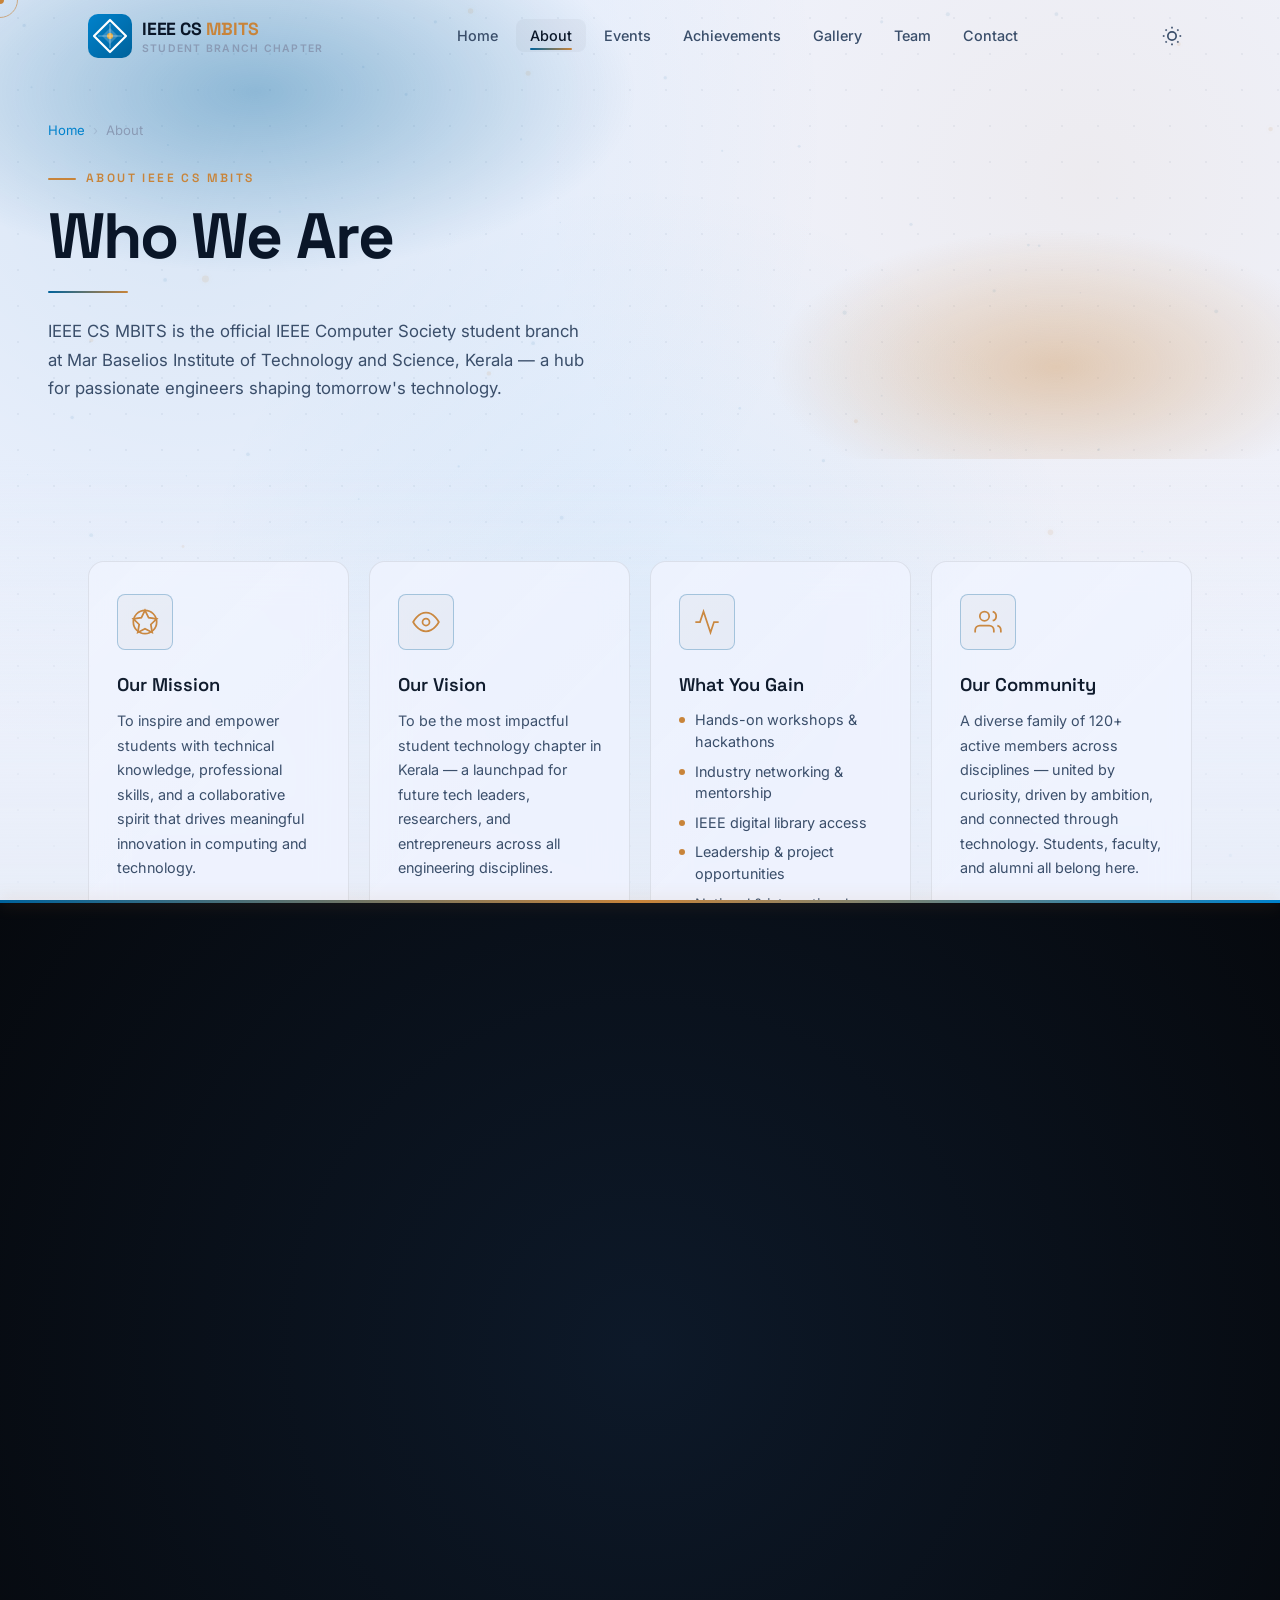
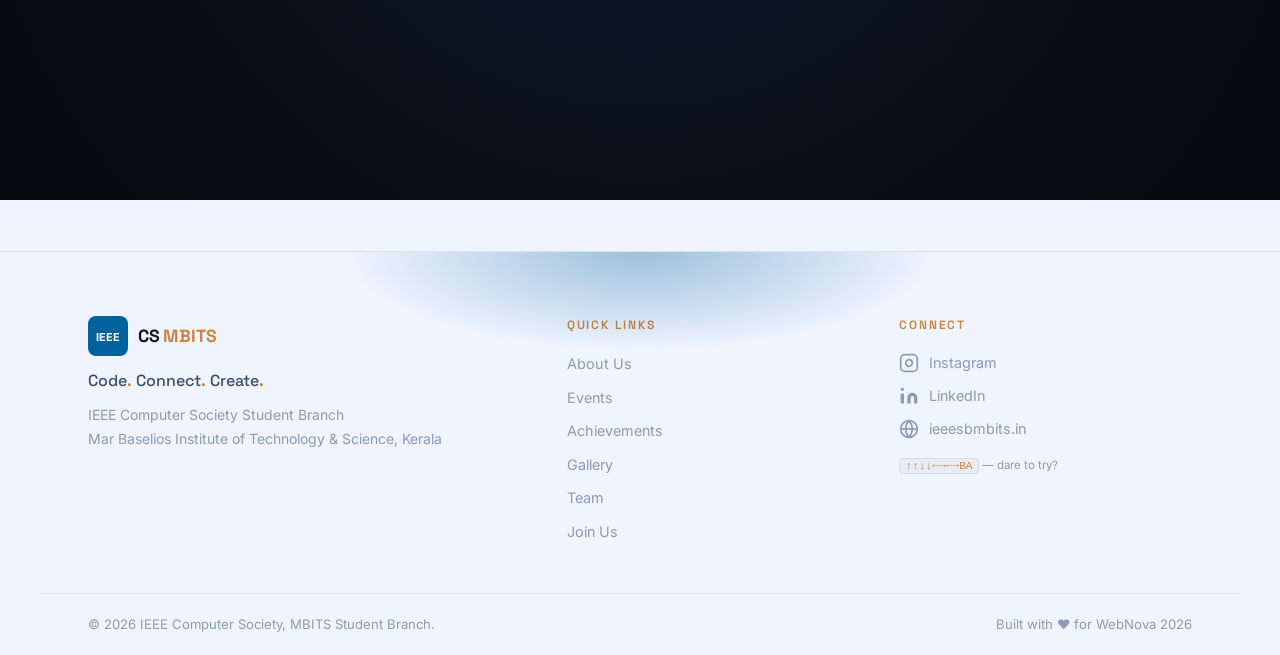
<file: about.html>
<!DOCTYPE html>
<html lang="en" data-theme="dark">
<head>
  <meta charset="UTF-8"/>
  <meta name="viewport" content="width=device-width, initial-scale=1.0"/>
  <meta name="description" content="About IEEE CS MBITS — our mission, vision, and what members gain from joining the premier student tech chapter at MBITS."/>
  <title>About | IEEE CS MBITS</title>
  <link rel="preconnect" href="https://fonts.googleapis.com"/>
  <link rel="preconnect" href="https://fonts.gstatic.com" crossorigin/>
  <link href="https://fonts.googleapis.com/css2?family=Inter:wght@300;400;500;600;700&family=Space+Grotesk:wght@400;500;600;700&display=swap" rel="stylesheet"/>
  <link rel="stylesheet" href="css/style.css"/>
</head>
<body>
  <div class="cursor-dot" aria-hidden="true"></div>
  <div class="cursor-outline" aria-hidden="true"></div>
  <div class="scroll-progress" role="progressbar" aria-label="Scroll progress" aria-valuenow="0" aria-valuemin="0" aria-valuemax="100"></div>
  <canvas id="bg-canvas" aria-hidden="true"></canvas>

  <header class="nav-header" role="banner">
    <nav class="nav-container" aria-label="Main navigation">
      <a href="index.html" class="nav-logo" aria-label="IEEE CS MBITS Home">
        <svg class="logo-icon" viewBox="0 0 44 44" width="44" height="44" aria-hidden="true">
          <defs>
            <linearGradient id="logoGradAbout" x1="0%" y1="0%" x2="100%" y2="100%">
              <stop offset="0%" stop-color="#0082CC"/>
              <stop offset="100%" stop-color="#00629B"/>
            </linearGradient>
          </defs>
          <rect width="44" height="44" rx="10" fill="url(#logoGradAbout)"/>
          <polygon points="22,6 38,22 22,38 6,22" fill="none" stroke="#ffffff" stroke-width="2.2" stroke-linejoin="round"/>
          <path d="M14 22 L22 14 L30 22 L22 30 Z" fill="rgba(255,255,255,0.2)"/>
          <circle cx="22" cy="22" r="3" fill="#E5A93C"/>
          <path d="M22 10 L22 34 M10 22 L34 22" stroke="rgba(255,255,255,0.4)" stroke-width="1.2"/>
        </svg>
        <div style="display:flex;flex-direction:column;text-align:left;">
          <span class="logo-text">IEEE CS <span class="accent">MBITS</span></span>
          <span style="font-size:0.65rem;letter-spacing:0.12em;text-transform:uppercase;color:var(--text-muted);font-weight:600;margin-top:-2px;">Student Branch Chapter</span>
        </div>
      </a>
      <ul class="nav-links" role="list">
        <li><a href="index.html"        class="nav-link">Home</a></li>
        <li><a href="about.html"        class="nav-link active">About</a></li>
        <li><a href="events.html"       class="nav-link">Events</a></li>
        <li><a href="achievements.html" class="nav-link">Achievements</a></li>
        <li><a href="gallery.html"      class="nav-link">Gallery</a></li>
        <li><a href="team.html"         class="nav-link">Team</a></li>
        <li><a href="contact.html"      class="nav-link">Contact</a></li>
      </ul>
      <div class="nav-controls">
        <button id="theme-toggle" class="btn-icon" aria-label="Toggle theme">
          <svg class="icon-moon" viewBox="0 0 24 24" width="20" height="20" fill="none" stroke="currentColor" stroke-width="2"><path d="M21 12.79A9 9 0 1 1 11.21 3 7 7 0 0 0 21 12.79z"/></svg>
          <svg class="icon-sun"  viewBox="0 0 24 24" width="20" height="20" fill="none" stroke="currentColor" stroke-width="2"><circle cx="12" cy="12" r="5"/><line x1="12" y1="1" x2="12" y2="3"/><line x1="12" y1="21" x2="12" y2="23"/><line x1="4.22" y1="4.22" x2="5.64" y2="5.64"/><line x1="18.36" y1="18.36" x2="19.78" y2="19.78"/><line x1="1" y1="12" x2="3" y2="12"/><line x1="21" y1="12" x2="23" y2="12"/><line x1="4.22" y1="19.78" x2="5.64" y2="18.36"/><line x1="18.36" y1="5.64" x2="19.78" y2="4.22"/></svg>
        </button>
        <button id="hamburger" class="btn-icon hamburger" aria-label="Toggle menu" aria-expanded="false" aria-controls="mobile-menu">
          <span class="ham-line"></span><span class="ham-line"></span><span class="ham-line"></span>
        </button>
      </div>
    </nav>
    <div id="mobile-menu" class="mobile-menu" aria-hidden="true">
      <ul class="mobile-nav-links" role="list">
        <li><a href="index.html"        class="mobile-nav-link">Home</a></li>
        <li><a href="about.html"        class="mobile-nav-link active">About</a></li>
        <li><a href="events.html"       class="mobile-nav-link">Events</a></li>
        <li><a href="achievements.html" class="mobile-nav-link">Achievements</a></li>
        <li><a href="gallery.html"      class="mobile-nav-link">Gallery</a></li>
        <li><a href="team.html"         class="mobile-nav-link">Team</a></li>
        <li><a href="contact.html"      class="mobile-nav-link">Contact</a></li>
      </ul>
    </div>
  </header>

  <main id="main-content">

    <!-- PAGE HERO -->
    <section class="page-hero" aria-labelledby="about-page-heading">
      <div class="page-hero-content">
        <nav class="breadcrumb" aria-label="Breadcrumb">
          <a href="index.html">Home</a>
          <span class="breadcrumb-sep" aria-hidden="true">›</span>
          <span aria-current="page">About</span>
        </nav>
        <div class="page-hero-eyebrow reveal-fade">About IEEE CS MBITS</div>
        <h1 id="about-page-heading" class="page-hero-title heading-reveal">Who We Are</h1>
        <div class="line-reveal" style="margin:20px 0 24px;width:80px;"></div>
        <p class="page-hero-desc reveal-up">IEEE CS MBITS is the official IEEE Computer Society student branch at Mar Baselios Institute of Technology and Science, Kerala — a hub for passionate engineers shaping tomorrow's technology.</p>
      </div>
    </section>

    <!-- ABOUT CONTENT -->
    <section class="section about-section" aria-labelledby="about-heading">
      <div class="container">

        <!-- Cards grid -->
        <div class="about-grid" data-stagger data-stagger-base="0" data-stagger-step="0.12">
          <div class="about-card glass-card stagger-item tilt-card" aria-label="Our Mission">
            <div class="about-card-icon">
              <svg viewBox="0 0 24 24" width="28" height="28" fill="none" stroke="var(--accent)" stroke-width="1.5" aria-hidden="true"><circle cx="12" cy="12" r="10"/><polygon points="12 2 15.09 8.26 22 9.27 17 14.14 18.18 21.02 12 17.77 5.82 21.02 7 14.14 2 9.27 8.91 8.26 12 2"/></svg>
            </div>
            <h2 class="about-card-title">Our Mission</h2>
            <p class="about-card-text">To inspire and empower students with technical knowledge, professional skills, and a collaborative spirit that drives meaningful innovation in computing and technology.</p>
          </div>

          <div class="about-card glass-card stagger-item tilt-card" aria-label="Our Vision">
            <div class="about-card-icon">
              <svg viewBox="0 0 24 24" width="28" height="28" fill="none" stroke="var(--accent)" stroke-width="1.5" aria-hidden="true"><path d="M1 12s4-8 11-8 11 8 11 8-4 8-11 8-11-8-11-8z"/><circle cx="12" cy="12" r="3"/></svg>
            </div>
            <h2 class="about-card-title">Our Vision</h2>
            <p class="about-card-text">To be the most impactful student technology chapter in Kerala — a launchpad for future tech leaders, researchers, and entrepreneurs across all engineering disciplines.</p>
          </div>

          <div class="about-card glass-card stagger-item tilt-card" aria-label="What You Gain">
            <div class="about-card-icon">
              <svg viewBox="0 0 24 24" width="28" height="28" fill="none" stroke="var(--accent)" stroke-width="1.5" aria-hidden="true"><polyline points="22 12 18 12 15 21 9 3 6 12 2 12"/></svg>
            </div>
            <h2 class="about-card-title">What You Gain</h2>
            <ul class="about-list">
              <li>Hands-on workshops &amp; hackathons</li>
              <li>Industry networking &amp; mentorship</li>
              <li>IEEE digital library access</li>
              <li>Leadership &amp; project opportunities</li>
              <li>National &amp; international competitions</li>
            </ul>
          </div>

          <div class="about-card glass-card stagger-item tilt-card" aria-label="Our Community">
            <div class="about-card-icon">
              <svg viewBox="0 0 24 24" width="28" height="28" fill="none" stroke="var(--accent)" stroke-width="1.5" aria-hidden="true"><path d="M17 21v-2a4 4 0 0 0-4-4H5a4 4 0 0 0-4 4v2"/><circle cx="9" cy="7" r="4"/><path d="M23 21v-2a4 4 0 0 0-3-3.87"/><path d="M16 3.13a4 4 0 0 1 0 7.75"/></svg>
            </div>
            <h2 class="about-card-title">Our Community</h2>
            <p class="about-card-text">A diverse family of 120+ active members across disciplines — united by curiosity, driven by ambition, and connected through technology. Students, faculty, and alumni all belong here.</p>
          </div>
        </div>

        <!-- Two-column deeper about -->
        <div style="display:grid;grid-template-columns:1fr 1fr;gap:48px;margin-top:72px;align-items:center;" class="about-deeper">
          <div>
            <div class="section-label reveal-left">Our Story</div>
            <h2 class="section-title reveal-left" style="--delay:.08s">Founded on <span class="text-gradient">Passion</span></h2>
            <div class="line-reveal" style="margin-bottom:24px;width:60px;--delay:.15s;"></div>
            <p class="reveal-left" style="color:var(--text-secondary);line-height:1.8;margin-bottom:16px;--delay:.2s;">IEEE CS MBITS was founded in 2021 by a small group of passionate students who believed that technology could change the world — if only young engineers had the right platform to learn, collaborate, and build.</p>
            <p class="reveal-left" style="color:var(--text-secondary);line-height:1.8;--delay:.28s;">Today, we are a thriving chapter of 120+ members, recognized by the IEEE Kerala Section and proud to be one of the most active student branches in the state.</p>
          </div>
          <div class="reveal-right" style="--delay:.1s;">
            <div class="glass-card" style="padding:36px;">
              <div style="display:flex;flex-direction:column;gap:20px;">
                <div style="display:flex;gap:14px;align-items:flex-start;">
                  <div style="width:10px;height:10px;background:var(--accent);border-radius:50%;margin-top:6px;flex-shrink:0;box-shadow:0 0 10px var(--accent-glow);"></div>
                  <div><strong style="font-family:var(--font-display);">IEEE Certified</strong><p style="font-size:0.875rem;color:var(--text-secondary);margin-top:4px;">Officially chartered IEEE Computer Society Student Branch, recognized by IEEE Kerala Section.</p></div>
                </div>
                <div style="display:flex;gap:14px;align-items:flex-start;">
                  <div style="width:10px;height:10px;background:var(--primary-light);border-radius:50%;margin-top:6px;flex-shrink:0;box-shadow:0 0 10px var(--primary-glow);"></div>
                  <div><strong style="font-family:var(--font-display);">Award-Winning</strong><p style="font-size:0.875rem;color:var(--text-secondary);margin-top:4px;">Best Student Branch, Kerala Section 2023. 15+ awards across regional and national events.</p></div>
                </div>
                <div style="display:flex;gap:14px;align-items:flex-start;">
                  <div style="width:10px;height:10px;background:#7B68EE;border-radius:50%;margin-top:6px;flex-shrink:0;box-shadow:0 0 10px rgba(123,104,238,.4);"></div>
                  <div><strong style="font-family:var(--font-display);">Globally Connected</strong><p style="font-size:0.875rem;color:var(--text-secondary);margin-top:4px;">Members who participate in IEEEXtreme, ICSE, and other global competitions and conferences.</p></div>
                </div>
              </div>
            </div>
          </div>
        </div>

        <!-- CTA -->
        <div class="reveal-zoom" style="--delay:.1s;margin-top:72px;text-align:center;">
          <div class="glass-card" style="padding:48px 32px;max-width:600px;margin:0 auto;">
            <h2 style="font-family:var(--font-display);font-size:1.8rem;font-weight:700;margin-bottom:12px;">Ready to <span class="text-gradient">Join Us?</span></h2>
            <p style="color:var(--text-secondary);margin-bottom:28px;">Become part of the IEEE CS MBITS family and start your journey in innovation.</p>
            <a href="contact.html" class="btn btn-primary">Get Involved &rarr;</a>
          </div>
        </div>

      </div>
    </section>
  </main>

  <footer class="footer" role="contentinfo">
    <div class="footer-glow" aria-hidden="true"></div>
    <div class="container footer-grid">
      <div class="footer-brand">
        <a href="index.html" class="nav-logo footer-logo" aria-label="Home">
          <svg class="logo-icon" viewBox="0 0 40 40" width="40" height="40" aria-hidden="true"><rect width="40" height="40" rx="8" fill="var(--primary)"/><text x="50%" y="55%" dominant-baseline="middle" text-anchor="middle" font-family="Inter,sans-serif" font-weight="700" font-size="11" fill="#fff">IEEE</text></svg>
          <span class="logo-text">CS <span class="accent">MBITS</span></span>
        </a>
        <p class="footer-tagline">Code<span class="accent-dot">.</span> Connect<span class="accent-dot">.</span> Create<span class="accent-dot">.</span></p>
        <p class="footer-desc">IEEE Computer Society Student Branch<br/>Mar Baselios Institute of Technology &amp; Science, Kerala</p>
      </div>
      <nav class="footer-links" aria-label="Footer navigation">
        <h4 class="footer-heading">Quick Links</h4>
        <ul role="list">
          <li><a href="about.html">About Us</a></li>
          <li><a href="events.html">Events</a></li>
          <li><a href="achievements.html">Achievements</a></li>
          <li><a href="gallery.html">Gallery</a></li>
          <li><a href="team.html">Team</a></li>
          <li><a href="contact.html">Join Us</a></li>
        </ul>
      </nav>
      <div class="footer-connect">
        <h4 class="footer-heading">Connect</h4>
        <div class="footer-socials">
          <a href="https://instagram.com/ieeecsmbits" class="footer-social-link" target="_blank" rel="noopener noreferrer" aria-label="Instagram"><svg viewBox="0 0 24 24" width="20" height="20" fill="none" stroke="currentColor" stroke-width="2" aria-hidden="true"><rect x="2" y="2" width="20" height="20" rx="5"/><path d="M16 11.37A4 4 0 1 1 12.63 8 4 4 0 0 1 16 11.37z"/><line x1="17.5" y1="6.5" x2="17.51" y2="6.5"/></svg>Instagram</a>
          <a href="https://linkedin.com/company/ieeecsmbits" class="footer-social-link" target="_blank" rel="noopener noreferrer" aria-label="LinkedIn"><svg viewBox="0 0 24 24" width="20" height="20" fill="currentColor" aria-hidden="true"><path d="M16 8a6 6 0 0 1 6 6v7h-4v-7a2 2 0 0 0-4 0v7h-4v-7a6 6 0 0 1 6-6z"/><rect x="2" y="9" width="4" height="12"/><circle cx="4" cy="4" r="2"/></svg>LinkedIn</a>
          <a href="https://ieeesbmbits.in" class="footer-social-link" target="_blank" rel="noopener noreferrer" aria-label="Website"><svg viewBox="0 0 24 24" width="20" height="20" fill="none" stroke="currentColor" stroke-width="2" aria-hidden="true"><circle cx="12" cy="12" r="10"/><line x1="2" y1="12" x2="22" y2="12"/><path d="M12 2a15.3 15.3 0 0 1 4 10 15.3 15.3 0 0 1-4 10 15.3 15.3 0 0 1-4-10 15.3 15.3 0 0 1 4-10z"/></svg>ieeesbmbits.in</a>
        </div>
        <p class="footer-konami-hint" aria-hidden="true"><kbd>&#8593;&#8593;&#8595;&#8595;&#8592;&#8594;&#8592;&#8594;BA</kbd> &mdash; dare to try?</p>
      </div>
    </div>
    <div class="footer-bottom">
      <p>&copy; <span id="year"></span> IEEE Computer Society, MBITS Student Branch.</p>
      <p class="footer-built">Built with &#10084;&#65039; for WebNova 2026</p>
    </div>
  </footer>

  <div id="easter-egg" class="easter-egg" aria-hidden="true">
    <div class="easter-egg-content">
      <p class="ee-text">&#127918; KONAMI CODE ACTIVATED!</p>
      <p class="ee-sub">You found the secret! Tech ninja &#129399; confirmed.</p>
      <p class="ee-code">&#8593; &#8593; &#8595; &#8595; &#8592; &#8594; &#8592; &#8594; B A</p>
      <button class="btn btn-ghost" id="ee-close">Awesome! Close</button>
    </div>
  </div>
  <script src="js/script.js"></script>
</body>
</html>
</file>
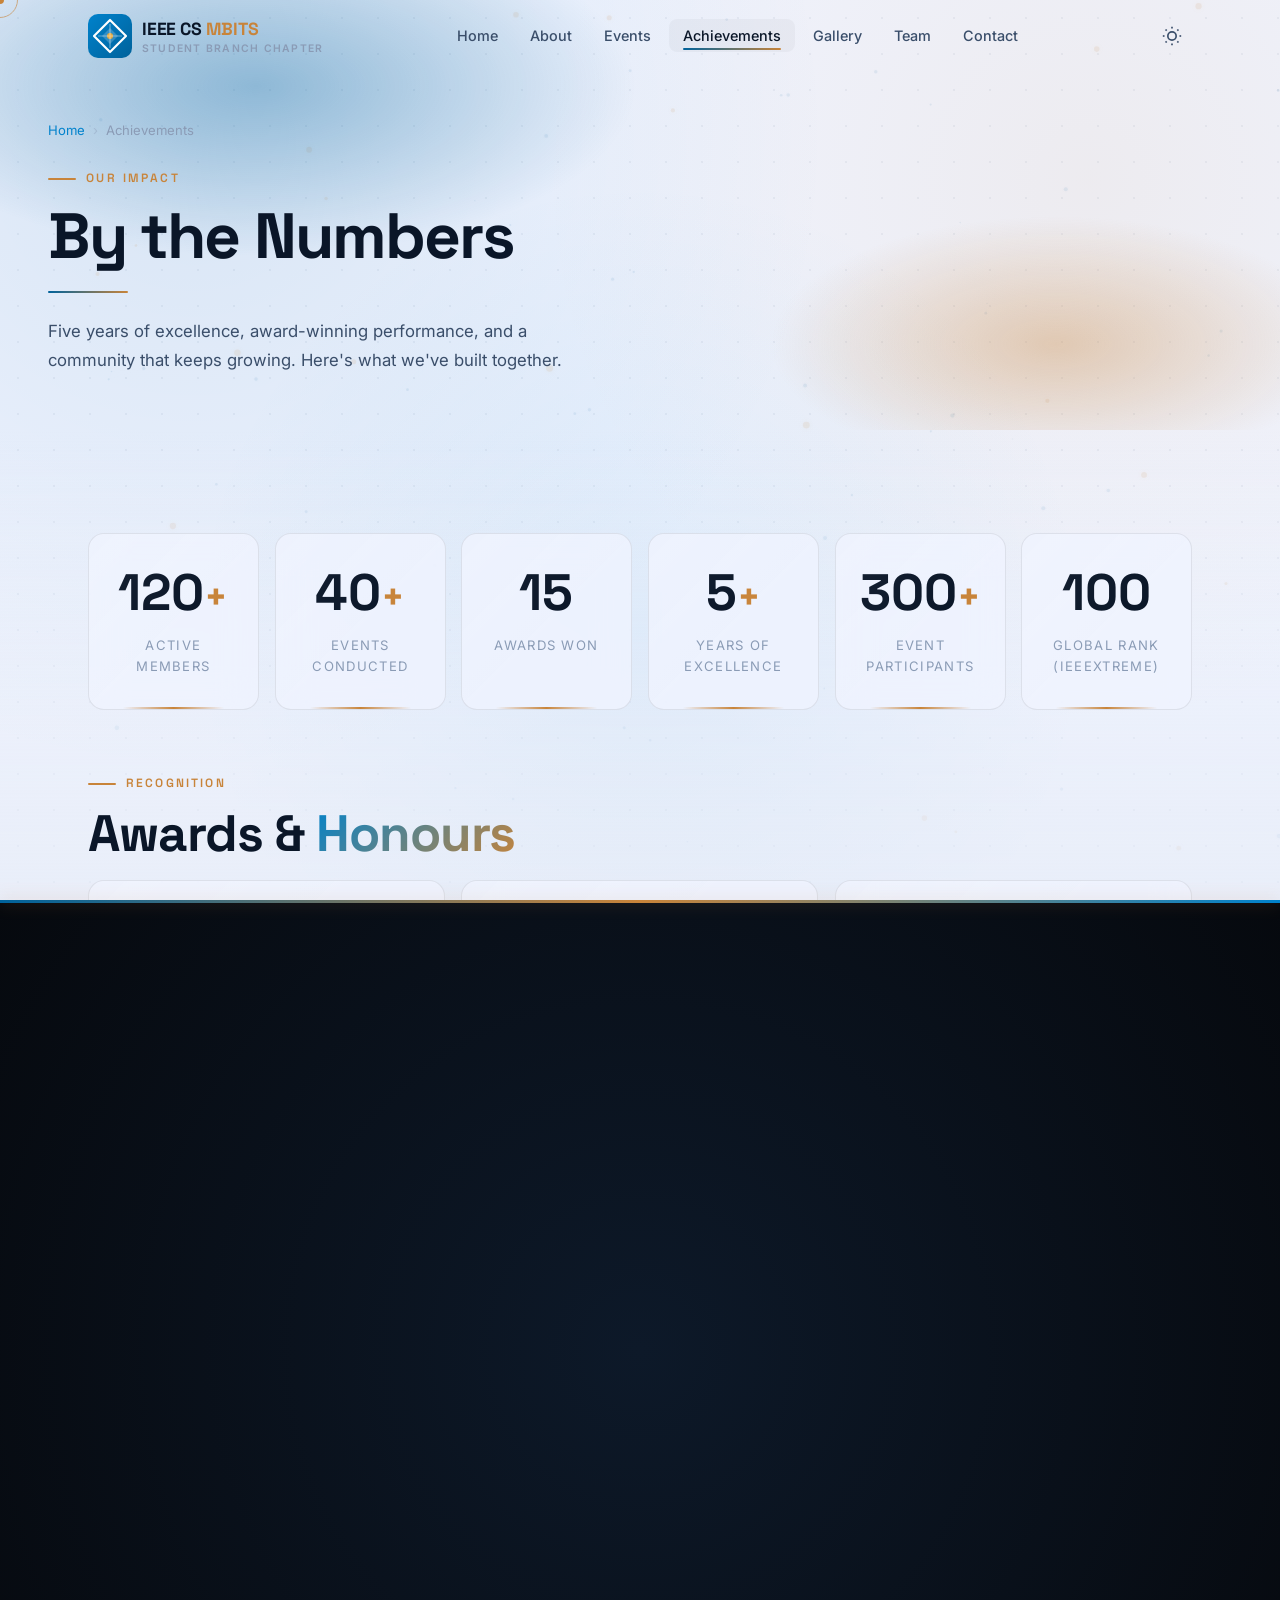
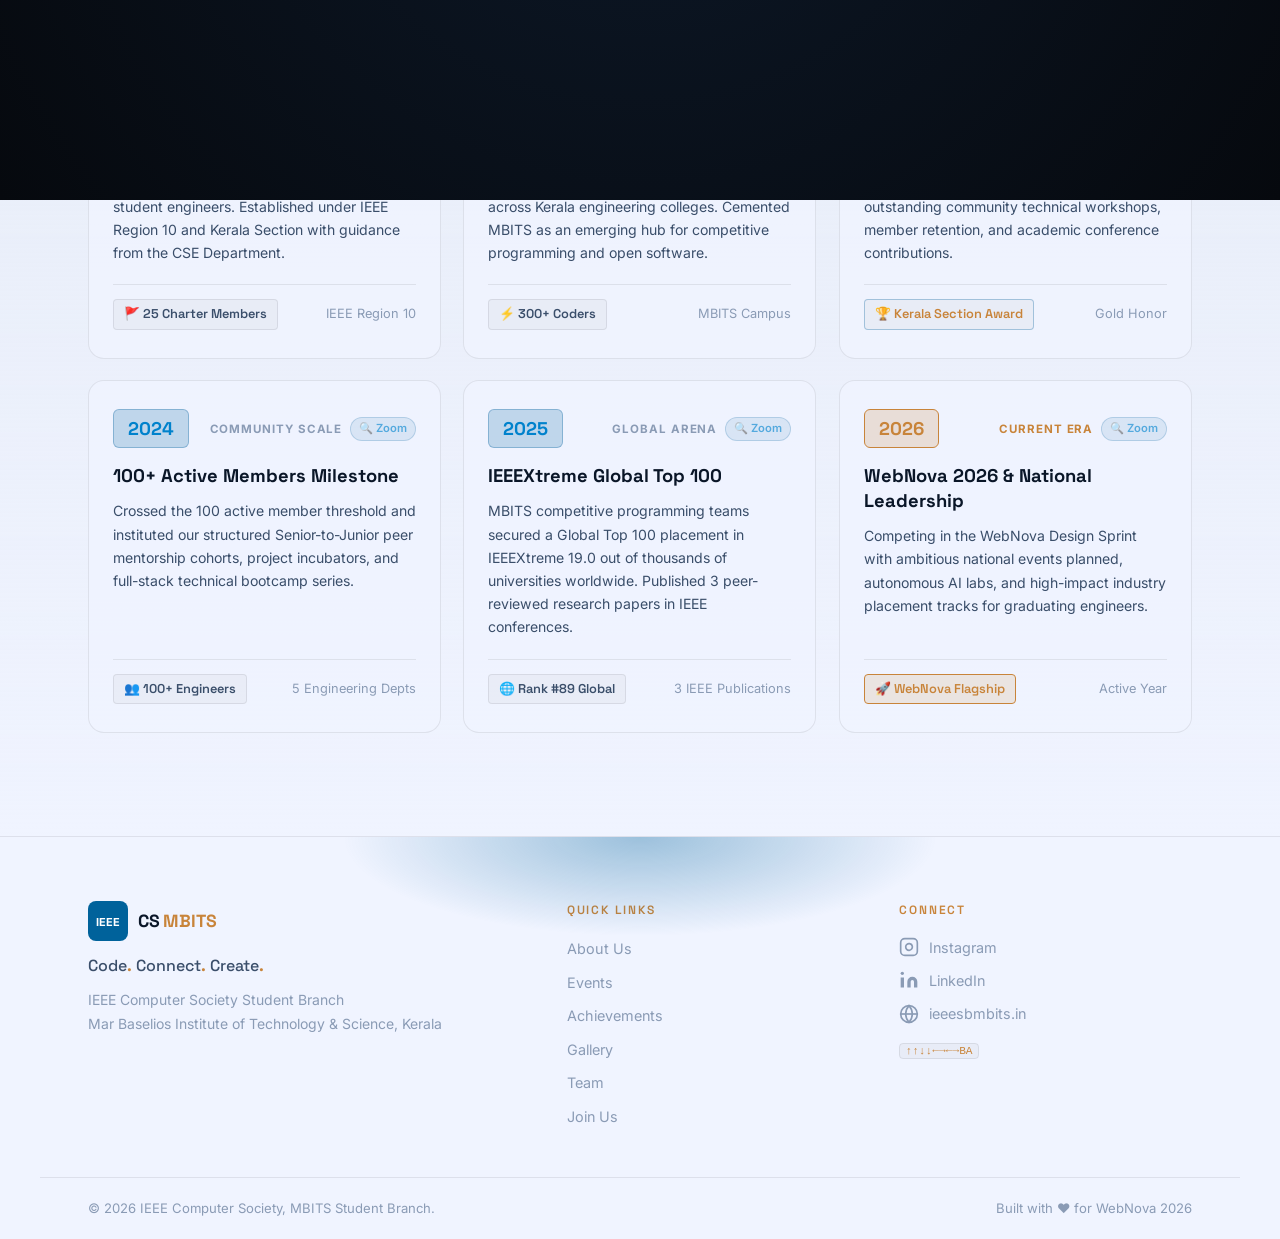
<file: achievements.html>
<!DOCTYPE html>
<html lang="en" data-theme="dark">
<head>
  <meta charset="UTF-8"/>
  <meta name="viewport" content="width=device-width, initial-scale=1.0"/>
  <meta name="description" content="IEEE CS MBITS Achievements — count-up stats, awards, and our chapter timeline from 2021 to present."/>
  <title>Achievements | IEEE CS MBITS</title>
  <link rel="preconnect" href="https://fonts.googleapis.com"/>
  <link rel="preconnect" href="https://fonts.gstatic.com" crossorigin/>
  <link href="https://fonts.googleapis.com/css2?family=Inter:wght@300;400;500;600;700&family=Space+Grotesk:wght@400;500;600;700&display=swap" rel="stylesheet"/>
  <link rel="stylesheet" href="css/style.css"/>
</head>
<body>
  <div class="cursor-dot" aria-hidden="true"></div>
  <div class="cursor-outline" aria-hidden="true"></div>
  <div class="scroll-progress" role="progressbar" aria-label="Scroll progress" aria-valuenow="0" aria-valuemin="0" aria-valuemax="100"></div>
  <canvas id="bg-canvas" aria-hidden="true"></canvas>

  <header class="nav-header" role="banner">
    <nav class="nav-container" aria-label="Main navigation">
      <a href="index.html" class="nav-logo" aria-label="IEEE CS MBITS Home">
        <svg class="logo-icon" viewBox="0 0 44 44" width="44" height="44" aria-hidden="true">
          <defs>
            <linearGradient id="logoGradAch" x1="0%" y1="0%" x2="100%" y2="100%">
              <stop offset="0%" stop-color="#0082CC"/>
              <stop offset="100%" stop-color="#00629B"/>
            </linearGradient>
          </defs>
          <rect width="44" height="44" rx="10" fill="url(#logoGradAch)"/>
          <polygon points="22,6 38,22 22,38 6,22" fill="none" stroke="#ffffff" stroke-width="2.2" stroke-linejoin="round"/>
          <path d="M14 22 L22 14 L30 22 L22 30 Z" fill="rgba(255,255,255,0.2)"/>
          <circle cx="22" cy="22" r="3" fill="#E5A93C"/>
          <path d="M22 10 L22 34 M10 22 L34 22" stroke="rgba(255,255,255,0.4)" stroke-width="1.2"/>
        </svg>
        <div style="display:flex;flex-direction:column;text-align:left;">
          <span class="logo-text">IEEE CS <span class="accent">MBITS</span></span>
          <span style="font-size:0.65rem;letter-spacing:0.12em;text-transform:uppercase;color:var(--text-muted);font-weight:600;margin-top:-2px;">Student Branch Chapter</span>
        </div>
      </a>
      <ul class="nav-links" role="list"><li><a href="index.html" class="nav-link">Home</a></li><li><a href="about.html" class="nav-link">About</a></li><li><a href="events.html" class="nav-link">Events</a></li><li><a href="achievements.html" class="nav-link active">Achievements</a></li><li><a href="gallery.html" class="nav-link">Gallery</a></li><li><a href="team.html" class="nav-link">Team</a></li><li><a href="contact.html" class="nav-link">Contact</a></li></ul>
      <div class="nav-controls"><button id="theme-toggle" class="btn-icon" aria-label="Toggle theme"><svg class="icon-moon" viewBox="0 0 24 24" width="20" height="20" fill="none" stroke="currentColor" stroke-width="2"><path d="M21 12.79A9 9 0 1 1 11.21 3 7 7 0 0 0 21 12.79z"/></svg><svg class="icon-sun" viewBox="0 0 24 24" width="20" height="20" fill="none" stroke="currentColor" stroke-width="2"><circle cx="12" cy="12" r="5"/><line x1="12" y1="1" x2="12" y2="3"/><line x1="12" y1="21" x2="12" y2="23"/><line x1="4.22" y1="4.22" x2="5.64" y2="5.64"/><line x1="18.36" y1="18.36" x2="19.78" y2="19.78"/><line x1="1" y1="12" x2="3" y2="12"/><line x1="21" y1="12" x2="23" y2="12"/><line x1="4.22" y1="19.78" x2="5.64" y2="18.36"/><line x1="18.36" y1="5.64" x2="19.78" y2="4.22"/></svg></button><button id="hamburger" class="btn-icon hamburger" aria-label="Toggle menu" aria-expanded="false" aria-controls="mobile-menu"><span class="ham-line"></span><span class="ham-line"></span><span class="ham-line"></span></button></div>
    </nav>
    <div id="mobile-menu" class="mobile-menu" aria-hidden="true"><ul class="mobile-nav-links" role="list"><li><a href="index.html" class="mobile-nav-link">Home</a></li><li><a href="about.html" class="mobile-nav-link">About</a></li><li><a href="events.html" class="mobile-nav-link">Events</a></li><li><a href="achievements.html" class="mobile-nav-link active">Achievements</a></li><li><a href="gallery.html" class="mobile-nav-link">Gallery</a></li><li><a href="team.html" class="mobile-nav-link">Team</a></li><li><a href="contact.html" class="mobile-nav-link">Contact</a></li></ul></div>
  </header>

  <main id="main-content">
    <section class="page-hero" aria-labelledby="ach-heading">
      <div class="page-hero-content">
        <nav class="breadcrumb" aria-label="Breadcrumb"><a href="index.html">Home</a><span class="breadcrumb-sep" aria-hidden="true">›</span><span aria-current="page">Achievements</span></nav>
        <div class="page-hero-eyebrow reveal-fade">Our Impact</div>
        <h1 id="ach-heading" class="page-hero-title heading-reveal">By the Numbers</h1>
        <div class="line-reveal" style="margin:20px 0 24px;width:80px;"></div>
        <p class="page-hero-desc reveal-up">Five years of excellence, award-winning performance, and a community that keeps growing. Here's what we've built together.</p>
      </div>
    </section>

    <section class="section achievements-section" aria-label="Achievements">
      <div class="container">

        <!-- Count-up stats -->
        <div class="stats-grid" data-stagger data-stagger-base="0" data-stagger-step="0.1">
          <div class="stat-card glass-card stagger-item" aria-label="120 plus active members"><div class="stat-number" data-target="120" aria-live="polite">0</div><div class="stat-suffix">+</div><div class="stat-label">Active Members</div></div>
          <div class="stat-card glass-card stagger-item" aria-label="40 plus events"><div class="stat-number" data-target="40" aria-live="polite">0</div><div class="stat-suffix">+</div><div class="stat-label">Events Conducted</div></div>
          <div class="stat-card glass-card stagger-item" aria-label="15 awards"><div class="stat-number" data-target="15" aria-live="polite">0</div><div class="stat-suffix"></div><div class="stat-label">Awards Won</div></div>
          <div class="stat-card glass-card stagger-item" aria-label="5 years"><div class="stat-number" data-target="5" aria-live="polite">0</div><div class="stat-suffix">+</div><div class="stat-label">Years of Excellence</div></div>
          <div class="stat-card glass-card stagger-item" aria-label="300 plus event participants"><div class="stat-number" data-target="300" aria-live="polite">0</div><div class="stat-suffix">+</div><div class="stat-label">Event Participants</div></div>
          <div class="stat-card glass-card stagger-item" aria-label="Global top 100 in IEEEXtreme"><div class="stat-number" data-target="100" aria-live="polite">0</div><div class="stat-suffix"></div><div class="stat-label">Global Rank (IEEEXtreme)</div></div>
        </div>

        <!-- Awards highlight -->
        <div style="margin:64px 0;">
          <div class="section-label reveal-up">Recognition</div>
          <h2 class="section-title reveal-up">Awards &amp; <span class="text-gradient">Honours</span></h2>
          <div style="display:grid;grid-template-columns:repeat(auto-fill,minmax(280px,1fr));gap:16px;margin-top:12px;" data-stagger data-stagger-base="0" data-stagger-step="0.1">
            <div class="glass-card stagger-item award-card reveal-zoom" tabindex="0" role="button" aria-label="Award: Best Student Branch 2023">
              <div class="award-icon" aria-hidden="true">&#127942;</div>
              <div><h3 style="font-family:var(--font-display);font-size:1rem;font-weight:600;margin-bottom:6px;">Best Student Branch 2023</h3><p style="font-size:0.85rem;color:var(--text-secondary);line-height:1.5;">Awarded by IEEE Kerala Section for outstanding community engagement and event excellence.</p></div>
            </div>
            <div class="glass-card stagger-item award-card reveal-zoom" tabindex="0" role="button" aria-label="Award: IEEEXtreme Global Top 100">
              <div class="award-icon" aria-hidden="true">&#127758;</div>
              <div><h3 style="font-family:var(--font-display);font-size:1rem;font-weight:600;margin-bottom:6px;">IEEEXtreme Global Top 100</h3><p style="font-size:0.85rem;color:var(--text-secondary);line-height:1.5;">MBITS teams placed in the global top 100 in IEEEXtreme 19.0 — a world-class 24-hour coding competition.</p></div>
            </div>
            <div class="glass-card stagger-item award-card reveal-zoom" tabindex="0" role="button" aria-label="Recognition: Research Publications">
              <div class="award-icon" aria-hidden="true">&#128203;</div>
              <div><h3 style="font-family:var(--font-display);font-size:1rem;font-weight:600;margin-bottom:6px;">Research Publications</h3><p style="font-size:0.85rem;color:var(--text-secondary);line-height:1.5;">3 member-authored papers published at IEEE conferences. Encouraging the research culture at MBITS.</p></div>
            </div>
            <div class="glass-card stagger-item award-card reveal-zoom" tabindex="0" role="button" aria-label="Award: Outstanding Event Award">
              <div class="award-icon" aria-hidden="true">&#128276;</div>
              <div><h3 style="font-family:var(--font-display);font-size:1rem;font-weight:600;margin-bottom:6px;">Outstanding Event Award</h3><p style="font-size:0.85rem;color:var(--text-secondary);line-height:1.5;">CodeStorm 2024 recognized as one of the best inter-collegiate hackathons by IEEE R10 reviewers.</p></div>
            </div>
          </div>
        </div>

        <!-- CHAPTER EVOLUTION MILESTONE MATRIX (MODERN ALTERNATIVE TO PINNED LINE) -->
        <div class="milestones-wrapper reveal-fade" aria-label="Chapter Evolution Milestones">
          <div style="text-align:center;max-width:680px;margin:0 auto 36px;">
            <div class="section-label" style="justify-content:center;">Evolution Roadmap</div>
            <h2 class="section-title">Our Legacy of <span class="text-gradient">Innovation (2021–2026)</span></h2>
            <div class="line-reveal" style="width:72px;margin:16px auto 20px;"></div>
            <p style="color:var(--text-secondary);font-size:0.95rem;line-height:1.7;">
              From a 25-member founding cohort to one of Kerala's premier IEEE Student Branch Chapters. Explore our year-by-year milestones with interactive 3D zoom inspection.
            </p>
          </div>

          <!-- Interactive Era Filter Bar -->
          <div class="milestone-filter-bar" role="tablist" aria-label="Filter milestones by era">
            <button class="milestone-filter-btn active" data-era="all" role="tab" aria-selected="true">All Eras</button>
            <button class="milestone-filter-btn" data-era="2021" role="tab" aria-selected="false">2021 &bull; Inception</button>
            <button class="milestone-filter-btn" data-era="2022" role="tab" aria-selected="false">2022 &bull; Hackathon</button>
            <button class="milestone-filter-btn" data-era="2023" role="tab" aria-selected="false">2023 &bull; Best Chapter</button>
            <button class="milestone-filter-btn" data-era="2024" role="tab" aria-selected="false">2024 &bull; 100+ Cohort</button>
            <button class="milestone-filter-btn" data-era="2025" role="tab" aria-selected="false">2025 &bull; Global Top 100</button>
            <button class="milestone-filter-btn" data-era="2026" role="tab" aria-selected="false">2026 &bull; WebNova Era</button>
          </div>

          <!-- Milestones Card Grid (Zoom-in Bento Format) -->
          <div class="milestone-grid" id="milestone-grid" data-stagger data-stagger-base="0" data-stagger-step="0.08">

            <!-- 2021 -->
            <article class="milestone-card glass-card stagger-item reveal-zoom tilt-card" data-era="2021" aria-label="Milestone 2021: Chapter Inception">
              <div>
                <div class="milestone-card-header">
                  <span class="milestone-year-badge">2021</span>
                  <div style="display:flex;align-items:center;gap:8px;">
                    <span class="milestone-tag">Inception &bull; Charter</span>
                    <span class="milestone-zoom-hint" aria-hidden="true">&#x1F50D; Zoom</span>
                  </div>
                </div>
                <h3 class="milestone-title">Chapter Founded &amp; Chartered</h3>
                <p class="milestone-desc">
                  IEEE CS MBITS Student Branch officially chartered with 25 passionate founding student engineers. Established under IEEE Region 10 and Kerala Section with guidance from the CSE Department.
                </p>
              </div>
              <div class="milestone-footer">
                <span class="milestone-meta-chip">🚩 25 Charter Members</span>
                <span>IEEE Region 10</span>
              </div>
            </article>

            <!-- 2022 -->
            <article class="milestone-card glass-card stagger-item reveal-zoom tilt-card" data-era="2022" aria-label="Milestone 2022: CodeStorm 1.0">
              <div>
                <div class="milestone-card-header">
                  <span class="milestone-year-badge">2022</span>
                  <div style="display:flex;align-items:center;gap:8px;">
                    <span class="milestone-tag">State Hackathon</span>
                    <span class="milestone-zoom-hint" aria-hidden="true">&#x1F50D; Zoom</span>
                  </div>
                </div>
                <h3 class="milestone-title">CodeStorm 1.0 State Hackathon</h3>
                <p class="milestone-desc">
                  Hosted our inaugural inter-collegiate hackathon attracting 300+ developers from across Kerala engineering colleges. Cemented MBITS as an emerging hub for competitive programming and open software.
                </p>
              </div>
              <div class="milestone-footer">
                <span class="milestone-meta-chip">⚡ 300+ Coders</span>
                <span>MBITS Campus</span>
              </div>
            </article>

            <!-- 2023 -->
            <article class="milestone-card glass-card stagger-item reveal-zoom tilt-card" data-era="2023" aria-label="Milestone 2023: Best Student Branch">
              <div>
                <div class="milestone-card-header">
                  <span class="milestone-year-badge" style="background:rgba(200,132,58,0.2);border-color:var(--accent);color:var(--accent);">2023</span>
                  <div style="display:flex;align-items:center;gap:8px;">
                    <span class="milestone-tag" style="color:var(--accent);">Section Winner</span>
                    <span class="milestone-zoom-hint" aria-hidden="true">&#x1F50D; Zoom</span>
                  </div>
                </div>
                <h3 class="milestone-title">Best IEEE CS Student Branch</h3>
                <p class="milestone-desc">
                  Recognized as the <strong>Best Student Branch Chapter</strong> in the entire IEEE Kerala Section for outstanding community technical workshops, member retention, and academic conference contributions.
                </p>
              </div>
              <div class="milestone-footer">
                <span class="milestone-meta-chip" style="border-color:var(--border-accent);color:var(--accent);">🏆 Kerala Section Award</span>
                <span>Gold Honor</span>
              </div>
            </article>

            <!-- 2024 -->
            <article class="milestone-card glass-card stagger-item reveal-zoom tilt-card" data-era="2024" aria-label="Milestone 2024: 100 Members Milestone">
              <div>
                <div class="milestone-card-header">
                  <span class="milestone-year-badge">2024</span>
                  <div style="display:flex;align-items:center;gap:8px;">
                    <span class="milestone-tag">Community Scale</span>
                    <span class="milestone-zoom-hint" aria-hidden="true">&#x1F50D; Zoom</span>
                  </div>
                </div>
                <h3 class="milestone-title">100+ Active Members Milestone</h3>
                <p class="milestone-desc">
                  Crossed the 100 active member threshold and instituted our structured Senior-to-Junior peer mentorship cohorts, project incubators, and full-stack technical bootcamp series.
                </p>
              </div>
              <div class="milestone-footer">
                <span class="milestone-meta-chip">👥 100+ Engineers</span>
                <span>5 Engineering Depts</span>
              </div>
            </article>

            <!-- 2025 -->
            <article class="milestone-card glass-card stagger-item reveal-zoom tilt-card" data-era="2025" aria-label="Milestone 2025: International Recognition">
              <div>
                <div class="milestone-card-header">
                  <span class="milestone-year-badge">2025</span>
                  <div style="display:flex;align-items:center;gap:8px;">
                    <span class="milestone-tag">Global Arena</span>
                    <span class="milestone-zoom-hint" aria-hidden="true">&#x1F50D; Zoom</span>
                  </div>
                </div>
                <h3 class="milestone-title">IEEEXtreme Global Top 100</h3>
                <p class="milestone-desc">
                  MBITS competitive programming teams secured a Global Top 100 placement in IEEEXtreme 19.0 out of thousands of universities worldwide. Published 3 peer-reviewed research papers in IEEE conferences.
                </p>
              </div>
              <div class="milestone-footer">
                <span class="milestone-meta-chip">🌐 Rank #89 Global</span>
                <span>3 IEEE Publications</span>
              </div>
            </article>

            <!-- 2026 -->
            <article class="milestone-card glass-card current-era stagger-item reveal-zoom tilt-card" data-era="2026" aria-label="Milestone 2026: WebNova and Future">
              <div>
                <div class="milestone-card-header">
                  <span class="milestone-year-badge">2026</span>
                  <div style="display:flex;align-items:center;gap:8px;">
                    <span class="milestone-tag" style="color:var(--accent);">Current Era</span>
                    <span class="milestone-zoom-hint" aria-hidden="true">&#x1F50D; Zoom</span>
                  </div>
                </div>
                <h3 class="milestone-title">WebNova 2026 &amp; National Leadership</h3>
                <p class="milestone-desc">
                  Competing in the WebNova Design Sprint with ambitious national events planned, autonomous AI labs, and high-impact industry placement tracks for graduating engineers.
                </p>
              </div>
              <div class="milestone-footer">
                <span class="milestone-meta-chip" style="background:rgba(200,132,58,0.15);border-color:var(--accent);color:var(--accent);">🚀 WebNova Flagship</span>
                <span>Active Year</span>
              </div>
            </article>

          </div>
        </div>

      </div>
    </section>
  </main>

  <footer class="footer" role="contentinfo">
    <div class="footer-glow" aria-hidden="true"></div>
    <div class="container footer-grid">
      <div class="footer-brand"><a href="index.html" class="nav-logo footer-logo" aria-label="Home"><svg class="logo-icon" viewBox="0 0 40 40" width="40" height="40" aria-hidden="true"><rect width="40" height="40" rx="8" fill="var(--primary)"/><text x="50%" y="55%" dominant-baseline="middle" text-anchor="middle" font-family="Inter,sans-serif" font-weight="700" font-size="11" fill="#fff">IEEE</text></svg><span class="logo-text">CS <span class="accent">MBITS</span></span></a><p class="footer-tagline">Code<span class="accent-dot">.</span> Connect<span class="accent-dot">.</span> Create<span class="accent-dot">.</span></p><p class="footer-desc">IEEE Computer Society Student Branch<br/>Mar Baselios Institute of Technology &amp; Science, Kerala</p></div>
      <nav class="footer-links" aria-label="Footer navigation"><h4 class="footer-heading">Quick Links</h4><ul role="list"><li><a href="about.html">About Us</a></li><li><a href="events.html">Events</a></li><li><a href="achievements.html">Achievements</a></li><li><a href="gallery.html">Gallery</a></li><li><a href="team.html">Team</a></li><li><a href="contact.html">Join Us</a></li></ul></nav>
      <div class="footer-connect"><h4 class="footer-heading">Connect</h4><div class="footer-socials"><a href="https://instagram.com/ieeecsmbits" class="footer-social-link" target="_blank" rel="noopener noreferrer" aria-label="Instagram"><svg viewBox="0 0 24 24" width="20" height="20" fill="none" stroke="currentColor" stroke-width="2" aria-hidden="true"><rect x="2" y="2" width="20" height="20" rx="5"/><path d="M16 11.37A4 4 0 1 1 12.63 8 4 4 0 0 1 16 11.37z"/><line x1="17.5" y1="6.5" x2="17.51" y2="6.5"/></svg>Instagram</a><a href="https://linkedin.com/company/ieeecsmbits" class="footer-social-link" target="_blank" rel="noopener noreferrer" aria-label="LinkedIn"><svg viewBox="0 0 24 24" width="20" height="20" fill="currentColor" aria-hidden="true"><path d="M16 8a6 6 0 0 1 6 6v7h-4v-7a2 2 0 0 0-4 0v7h-4v-7a6 6 0 0 1 6-6z"/><rect x="2" y="9" width="4" height="12"/><circle cx="4" cy="4" r="2"/></svg>LinkedIn</a><a href="https://ieeesbmbits.in" class="footer-social-link" target="_blank" rel="noopener noreferrer" aria-label="Website"><svg viewBox="0 0 24 24" width="20" height="20" fill="none" stroke="currentColor" stroke-width="2" aria-hidden="true"><circle cx="12" cy="12" r="10"/><line x1="2" y1="12" x2="22" y2="12"/><path d="M12 2a15.3 15.3 0 0 1 4 10 15.3 15.3 0 0 1-4 10 15.3 15.3 0 0 1-4-10 15.3 15.3 0 0 1 4-10z"/></svg>ieeesbmbits.in</a></div><p class="footer-konami-hint" aria-hidden="true"><kbd>&#8593;&#8593;&#8595;&#8595;&#8592;&#8594;&#8592;&#8594;BA</kbd></p></div>
    </div>
    <div class="footer-bottom"><p>&copy; <span id="year"></span> IEEE Computer Society, MBITS Student Branch.</p><p class="footer-built">Built with &#10084;&#65039; for WebNova 2026</p></div>
  </footer>

  <!-- MILESTONE ZOOM DETAIL MODAL -->
  <div id="milestone-modal" class="milestone-modal" aria-hidden="true" role="dialog" aria-labelledby="modal-milestone-title">
    <div class="milestone-modal-backdrop" id="milestone-modal-backdrop"></div>
    <div class="milestone-modal-content glass-card" role="document">
      <button class="milestone-modal-close" id="milestone-modal-close" aria-label="Close details">&times;</button>
      <div class="milestone-modal-header">
        <span class="milestone-year-badge" id="modal-year-badge">2021</span>
        <span class="milestone-tag" id="modal-tag">Inception &bull; Charter</span>
      </div>
      <h2 class="milestone-modal-title" id="modal-milestone-title">Chapter Founded &amp; Chartered</h2>
      <div class="milestone-modal-body">
        <p id="modal-desc" class="milestone-modal-desc"></p>
        <div class="milestone-modal-metrics" id="modal-metrics"></div>
      </div>
      <div class="milestone-modal-footer">
        <span class="milestone-meta-chip" id="modal-meta-chip">🚩 25 Charter Members</span>
        <button class="btn btn-ghost" id="modal-close-btn" style="padding:6px 16px;font-size:0.85rem;">Close Zoom View</button>
      </div>
    </div>
  </div>

  <div id="easter-egg" class="easter-egg" aria-hidden="true"><div class="easter-egg-content"><p class="ee-text">&#127918; KONAMI CODE!</p><p class="ee-sub">Tech ninja &#129399; confirmed.</p><p class="ee-code">&#8593; &#8593; &#8595; &#8595; &#8592; &#8594; &#8592; &#8594; B A</p><button class="btn btn-ghost" id="ee-close">Close</button></div></div>
  <script src="js/script.js"></script>
</body>
</html>
</file>
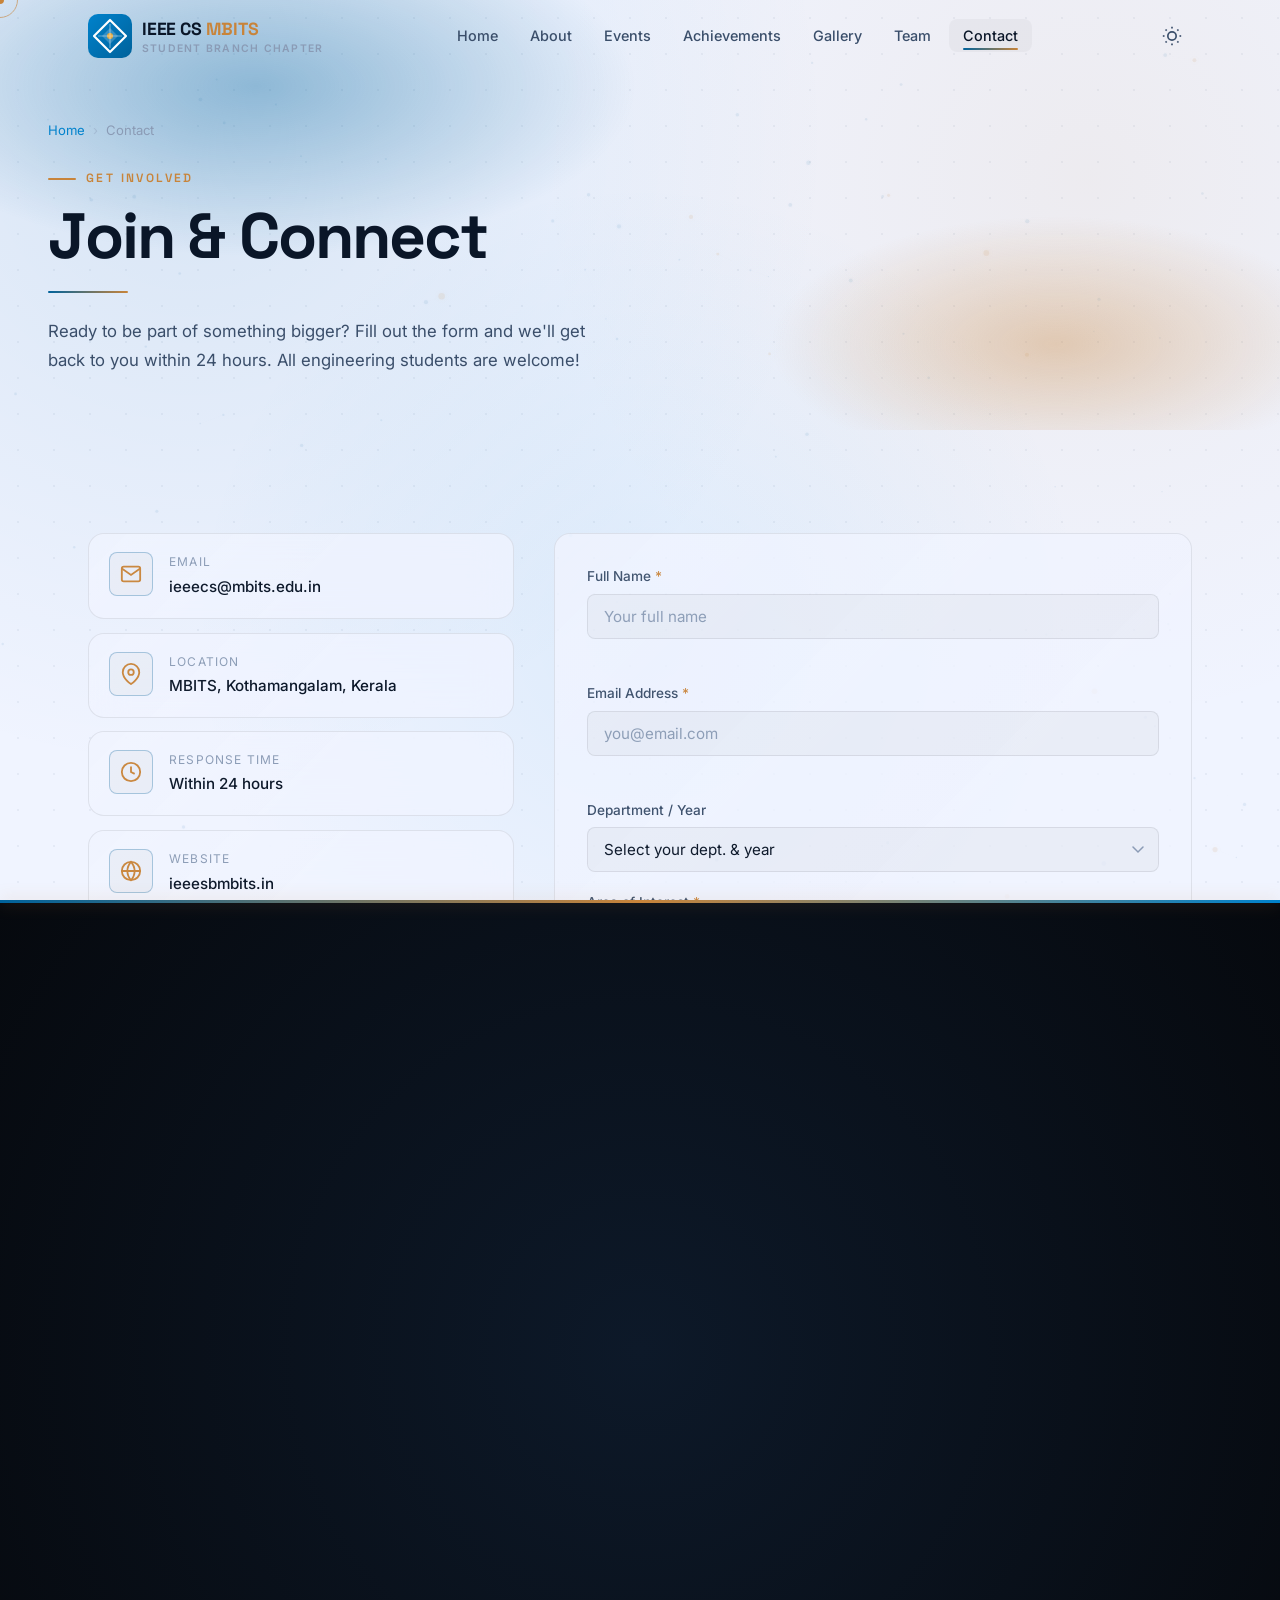
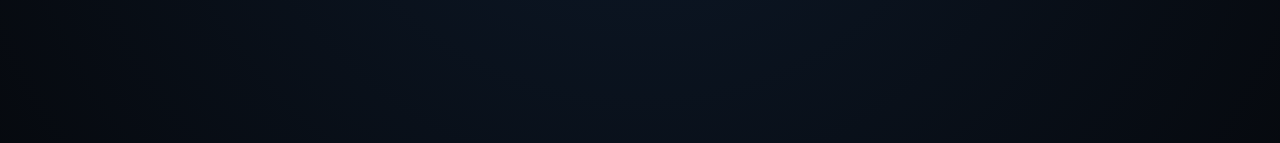
<file: contact.html>
<!DOCTYPE html>
<html lang="en" data-theme="dark">
<head>
  <meta charset="UTF-8"/>
  <meta name="viewport" content="width=device-width, initial-scale=1.0"/>
  <meta name="description" content="Join IEEE CS MBITS or contact us — fill out our form and we'll get back to you within 24 hours."/>
  <title>Contact | IEEE CS MBITS</title>
  <link rel="preconnect" href="https://fonts.googleapis.com"/>
  <link rel="preconnect" href="https://fonts.gstatic.com" crossorigin/>
  <link href="https://fonts.googleapis.com/css2?family=Inter:wght@300;400;500;600;700&family=Space+Grotesk:wght@400;500;600;700&display=swap" rel="stylesheet"/>
  <link rel="stylesheet" href="css/style.css"/>
</head>
<body>
  <div class="cursor-dot" aria-hidden="true"></div>
  <div class="cursor-outline" aria-hidden="true"></div>
  <div class="scroll-progress" role="progressbar" aria-label="Scroll progress" aria-valuenow="0" aria-valuemin="0" aria-valuemax="100"></div>
  <canvas id="bg-canvas" aria-hidden="true"></canvas>

  <header class="nav-header" role="banner">
    <nav class="nav-container" aria-label="Main navigation">
      <a href="index.html" class="nav-logo" aria-label="IEEE CS MBITS Home">
        <svg class="logo-icon" viewBox="0 0 44 44" width="44" height="44" aria-hidden="true">
          <defs>
            <linearGradient id="logoGradContact" x1="0%" y1="0%" x2="100%" y2="100%">
              <stop offset="0%" stop-color="#0082CC"/>
              <stop offset="100%" stop-color="#00629B"/>
            </linearGradient>
          </defs>
          <rect width="44" height="44" rx="10" fill="url(#logoGradContact)"/>
          <polygon points="22,6 38,22 22,38 6,22" fill="none" stroke="#ffffff" stroke-width="2.2" stroke-linejoin="round"/>
          <path d="M14 22 L22 14 L30 22 L22 30 Z" fill="rgba(255,255,255,0.2)"/>
          <circle cx="22" cy="22" r="3" fill="#E5A93C"/>
          <path d="M22 10 L22 34 M10 22 L34 22" stroke="rgba(255,255,255,0.4)" stroke-width="1.2"/>
        </svg>
        <div style="display:flex;flex-direction:column;text-align:left;">
          <span class="logo-text">IEEE CS <span class="accent">MBITS</span></span>
          <span style="font-size:0.65rem;letter-spacing:0.12em;text-transform:uppercase;color:var(--text-muted);font-weight:600;margin-top:-2px;">Student Branch Chapter</span>
        </div>
      </a>
      <ul class="nav-links" role="list"><li><a href="index.html" class="nav-link">Home</a></li><li><a href="about.html" class="nav-link">About</a></li><li><a href="events.html" class="nav-link">Events</a></li><li><a href="achievements.html" class="nav-link">Achievements</a></li><li><a href="gallery.html" class="nav-link">Gallery</a></li><li><a href="team.html" class="nav-link">Team</a></li><li><a href="contact.html" class="nav-link active">Contact</a></li></ul>
      <div class="nav-controls"><button id="theme-toggle" class="btn-icon" aria-label="Toggle theme"><svg class="icon-moon" viewBox="0 0 24 24" width="20" height="20" fill="none" stroke="currentColor" stroke-width="2"><path d="M21 12.79A9 9 0 1 1 11.21 3 7 7 0 0 0 21 12.79z"/></svg><svg class="icon-sun" viewBox="0 0 24 24" width="20" height="20" fill="none" stroke="currentColor" stroke-width="2"><circle cx="12" cy="12" r="5"/><line x1="12" y1="1" x2="12" y2="3"/><line x1="12" y1="21" x2="12" y2="23"/><line x1="4.22" y1="4.22" x2="5.64" y2="5.64"/><line x1="18.36" y1="18.36" x2="19.78" y2="19.78"/><line x1="1" y1="12" x2="3" y2="12"/><line x1="21" y1="12" x2="23" y2="12"/><line x1="4.22" y1="19.78" x2="5.64" y2="18.36"/><line x1="18.36" y1="5.64" x2="19.78" y2="4.22"/></svg></button><button id="hamburger" class="btn-icon hamburger" aria-label="Toggle menu" aria-expanded="false" aria-controls="mobile-menu"><span class="ham-line"></span><span class="ham-line"></span><span class="ham-line"></span></button></div>
    </nav>
    <div id="mobile-menu" class="mobile-menu" aria-hidden="true"><ul class="mobile-nav-links" role="list"><li><a href="index.html" class="mobile-nav-link">Home</a></li><li><a href="about.html" class="mobile-nav-link">About</a></li><li><a href="events.html" class="mobile-nav-link">Events</a></li><li><a href="achievements.html" class="mobile-nav-link">Achievements</a></li><li><a href="gallery.html" class="mobile-nav-link">Gallery</a></li><li><a href="team.html" class="mobile-nav-link">Team</a></li><li><a href="contact.html" class="mobile-nav-link active">Contact</a></li></ul></div>
  </header>

  <main id="main-content">
    <section class="page-hero" aria-labelledby="contact-heading">
      <div class="page-hero-content">
        <nav class="breadcrumb" aria-label="Breadcrumb"><a href="index.html">Home</a><span class="breadcrumb-sep" aria-hidden="true">›</span><span aria-current="page">Contact</span></nav>
        <div class="page-hero-eyebrow reveal-fade">Get Involved</div>
        <h1 id="contact-heading" class="page-hero-title heading-reveal">Join &amp; Connect</h1>
        <div class="line-reveal" style="margin:20px 0 24px;width:80px;"></div>
        <p class="page-hero-desc reveal-up">Ready to be part of something bigger? Fill out the form and we'll get back to you within 24 hours. All engineering students are welcome!</p>
      </div>
    </section>

    <section class="section contact-section" aria-label="Contact form and info">
      <div class="container">
        <div class="contact-grid">

          <!-- Contact Info -->
          <div class="contact-info">
            <div class="contact-info-item glass-card reveal-left">
              <div class="contact-icon"><svg viewBox="0 0 24 24" width="22" height="22" fill="none" stroke="var(--accent)" stroke-width="2" aria-hidden="true"><path d="M4 4h16c1.1 0 2 .9 2 2v12c0 1.1-.9 2-2 2H4c-1.1 0-2-.9-2-2V6c0-1.1.9-2 2-2z"/><polyline points="22,6 12,13 2,6"/></svg></div>
              <div><p class="contact-label">Email</p><a href="mailto:ieeecs@mbits.edu.in" class="contact-value">ieeecs@mbits.edu.in</a></div>
            </div>
            <div class="contact-info-item glass-card reveal-left" style="--delay:.1s">
              <div class="contact-icon"><svg viewBox="0 0 24 24" width="22" height="22" fill="none" stroke="var(--accent)" stroke-width="2" aria-hidden="true"><path d="M21 10c0 7-9 13-9 13s-9-6-9-13a9 9 0 0 1 18 0z"/><circle cx="12" cy="10" r="3"/></svg></div>
              <div><p class="contact-label">Location</p><p class="contact-value">MBITS, Kothamangalam, Kerala</p></div>
            </div>
            <div class="contact-info-item glass-card reveal-left" style="--delay:.2s">
              <div class="contact-icon"><svg viewBox="0 0 24 24" width="22" height="22" fill="none" stroke="var(--accent)" stroke-width="2" aria-hidden="true"><circle cx="12" cy="12" r="10"/><polyline points="12 6 12 12 16 14"/></svg></div>
              <div><p class="contact-label">Response Time</p><p class="contact-value">Within 24 hours</p></div>
            </div>
            <div class="contact-info-item glass-card reveal-left" style="--delay:.28s">
              <div class="contact-icon"><svg viewBox="0 0 24 24" width="22" height="22" fill="none" stroke="var(--accent)" stroke-width="2" aria-hidden="true"><circle cx="12" cy="12" r="10"/><line x1="2" y1="12" x2="22" y2="12"/><path d="M12 2a15.3 15.3 0 0 1 4 10 15.3 15.3 0 0 1-4 10 15.3 15.3 0 0 1-4-10 15.3 15.3 0 0 1 4-10z"/></svg></div>
              <div><p class="contact-label">Website</p><a href="https://ieeesbmbits.in" class="contact-value" target="_blank" rel="noopener noreferrer">ieeesbmbits.in</a></div>
            </div>

            <div class="contact-socials reveal-left" style="--delay:.35s">
              <a href="https://instagram.com/ieeecsmbits" class="btn-social" target="_blank" rel="noopener noreferrer" aria-label="Instagram">
                <svg viewBox="0 0 24 24" width="20" height="20" fill="none" stroke="currentColor" stroke-width="2" aria-hidden="true"><rect x="2" y="2" width="20" height="20" rx="5"/><path d="M16 11.37A4 4 0 1 1 12.63 8 4 4 0 0 1 16 11.37z"/><line x1="17.5" y1="6.5" x2="17.51" y2="6.5"/></svg>
                Instagram
              </a>
              <a href="https://linkedin.com/company/ieeecsmbits" class="btn-social" target="_blank" rel="noopener noreferrer" aria-label="LinkedIn">
                <svg viewBox="0 0 24 24" width="20" height="20" fill="currentColor" aria-hidden="true"><path d="M16 8a6 6 0 0 1 6 6v7h-4v-7a2 2 0 0 0-4 0v7h-4v-7a6 6 0 0 1 6-6z"/><rect x="2" y="9" width="4" height="12"/><circle cx="4" cy="4" r="2"/></svg>
                LinkedIn
              </a>
            </div>
          </div>

          <!-- Form -->
          <div class="contact-form-wrapper reveal-right" style="--delay:.1s">
            <form id="contact-form" class="contact-form glass-card" novalidate aria-label="Join or contact IEEE CS MBITS">
              <div class="form-group">
                <label for="name" class="form-label">Full Name <span class="required" aria-hidden="true">*</span></label>
                <input type="text" id="name" name="name" class="form-input" placeholder="Your full name" required autocomplete="name" aria-required="true" aria-describedby="name-error"/>
                <span class="form-error" id="name-error" role="alert" aria-live="polite"></span>
              </div>
              <div class="form-group">
                <label for="email" class="form-label">Email Address <span class="required" aria-hidden="true">*</span></label>
                <input type="email" id="email" name="email" class="form-input" placeholder="you@email.com" required autocomplete="email" aria-required="true" aria-describedby="email-error"/>
                <span class="form-error" id="email-error" role="alert" aria-live="polite"></span>
              </div>
              <div class="form-group">
                <label for="branch" class="form-label">Department / Year</label>
                <select id="branch" name="branch" class="form-input form-select">
                  <option value="" disabled selected>Select your dept. &amp; year</option>
                  <option value="cse-1">CSE &mdash; 1st Year</option>
                  <option value="cse-2">CSE &mdash; 2nd Year</option>
                  <option value="cse-3">CSE &mdash; 3rd Year</option>
                  <option value="cse-4">CSE &mdash; 4th Year</option>
                  <option value="ece-1">ECE &mdash; 1st Year</option>
                  <option value="ece-2">ECE &mdash; 2nd Year</option>
                  <option value="ece-3">ECE &mdash; 3rd Year</option>
                  <option value="ece-4">ECE &mdash; 4th Year</option>
                  <option value="other">Other / Faculty</option>
                </select>
              </div>
              <div class="form-group">
                <label for="interest" class="form-label">Area of Interest <span class="required" aria-hidden="true">*</span></label>
                <select id="interest" name="interest" class="form-input form-select" required aria-required="true" aria-describedby="interest-error">
                  <option value="" disabled selected>What excites you most?</option>
                  <option value="web">Web Development</option>
                  <option value="ai">AI / Machine Learning</option>
                  <option value="cyber">Cybersecurity</option>
                  <option value="iot">IoT &amp; Embedded</option>
                  <option value="design">UI/UX Design</option>
                  <option value="competitive">Competitive Programming</option>
                  <option value="research">Research &amp; Publications</option>
                </select>
                <span class="form-error" id="interest-error" role="alert" aria-live="polite"></span>
              </div>
              <div class="form-group">
                <label for="message" class="form-label">Message</label>
                <textarea id="message" name="message" class="form-input form-textarea" placeholder="Tell us why you want to join or ask us anything..." rows="4"></textarea>
              </div>
              <button type="submit" id="form-submit" class="btn btn-primary btn-full">
                <svg viewBox="0 0 24 24" width="18" height="18" fill="none" stroke="currentColor" stroke-width="2" aria-hidden="true"><line x1="22" y1="2" x2="11" y2="13"/><polygon points="22 2 15 22 11 13 2 9 22 2"/></svg>
                Send Message
              </button>
            </form>

            <div class="form-success" id="form-success" aria-live="polite" aria-hidden="true">
              <div class="success-animation">
                <div class="success-circle">
                  <svg viewBox="0 0 52 52" width="52" height="52" aria-hidden="true">
                    <circle class="success-circle-bg" cx="26" cy="26" r="25" fill="none" stroke="var(--accent)" stroke-width="2"/>
                    <path class="success-checkmark" fill="none" stroke="var(--accent)" stroke-width="3" d="M14.1 27.2l7.1 7.2 16.7-16.8"/>
                  </svg>
                </div>
                <h2>Message Sent! &#127881;</h2>
                <p>We'll get back to you within 24 hours. Welcome to the IEEE CS MBITS family!</p>
                <button class="btn btn-ghost btn-sm" id="form-reset">Send Another</button>
              </div>
            </div>
          </div>

        </div>
      </div>
    </section>
  </main>

  <footer class="footer" role="contentinfo">
    <div class="footer-glow" aria-hidden="true"></div>
    <div class="container footer-grid">
      <div class="footer-brand"><a href="index.html" class="nav-logo footer-logo" aria-label="Home"><svg class="logo-icon" viewBox="0 0 40 40" width="40" height="40" aria-hidden="true"><rect width="40" height="40" rx="8" fill="var(--primary)"/><text x="50%" y="55%" dominant-baseline="middle" text-anchor="middle" font-family="Inter,sans-serif" font-weight="700" font-size="11" fill="#fff">IEEE</text></svg><span class="logo-text">CS <span class="accent">MBITS</span></span></a><p class="footer-tagline">Code<span class="accent-dot">.</span> Connect<span class="accent-dot">.</span> Create<span class="accent-dot">.</span></p><p class="footer-desc">IEEE Computer Society Student Branch<br/>Mar Baselios Institute of Technology &amp; Science, Kerala</p></div>
      <nav class="footer-links" aria-label="Footer navigation"><h4 class="footer-heading">Quick Links</h4><ul role="list"><li><a href="about.html">About Us</a></li><li><a href="events.html">Events</a></li><li><a href="achievements.html">Achievements</a></li><li><a href="gallery.html">Gallery</a></li><li><a href="team.html">Team</a></li><li><a href="contact.html">Join Us</a></li></ul></nav>
      <div class="footer-connect"><h4 class="footer-heading">Connect</h4><div class="footer-socials"><a href="https://instagram.com/ieeecsmbits" class="footer-social-link" target="_blank" rel="noopener noreferrer" aria-label="Instagram"><svg viewBox="0 0 24 24" width="20" height="20" fill="none" stroke="currentColor" stroke-width="2" aria-hidden="true"><rect x="2" y="2" width="20" height="20" rx="5"/><path d="M16 11.37A4 4 0 1 1 12.63 8 4 4 0 0 1 16 11.37z"/><line x1="17.5" y1="6.5" x2="17.51" y2="6.5"/></svg>Instagram</a><a href="https://linkedin.com/company/ieeecsmbits" class="footer-social-link" target="_blank" rel="noopener noreferrer" aria-label="LinkedIn"><svg viewBox="0 0 24 24" width="20" height="20" fill="currentColor" aria-hidden="true"><path d="M16 8a6 6 0 0 1 6 6v7h-4v-7a2 2 0 0 0-4 0v7h-4v-7a6 6 0 0 1 6-6z"/><rect x="2" y="9" width="4" height="12"/><circle cx="4" cy="4" r="2"/></svg>LinkedIn</a><a href="https://ieeesbmbits.in" class="footer-social-link" target="_blank" rel="noopener noreferrer" aria-label="Website"><svg viewBox="0 0 24 24" width="20" height="20" fill="none" stroke="currentColor" stroke-width="2" aria-hidden="true"><circle cx="12" cy="12" r="10"/><line x1="2" y1="12" x2="22" y2="12"/><path d="M12 2a15.3 15.3 0 0 1 4 10 15.3 15.3 0 0 1-4 10 15.3 15.3 0 0 1-4-10 15.3 15.3 0 0 1 4-10z"/></svg>ieeesbmbits.in</a></div><p class="footer-konami-hint" aria-hidden="true"><kbd>&#8593;&#8593;&#8595;&#8595;&#8592;&#8594;&#8592;&#8594;BA</kbd></p></div>
    </div>
    <div class="footer-bottom"><p>&copy; <span id="year"></span> IEEE Computer Society, MBITS Student Branch.</p><p class="footer-built">Built with &#10084;&#65039; for WebNova 2026</p></div>
  </footer>
  <div id="easter-egg" class="easter-egg" aria-hidden="true"><div class="easter-egg-content"><p class="ee-text">&#127918; KONAMI CODE!</p><p class="ee-sub">Tech ninja &#129399; confirmed.</p><p class="ee-code">&#8593; &#8593; &#8595; &#8595; &#8592; &#8594; &#8592; &#8594; B A</p><button class="btn btn-ghost" id="ee-close">Close</button></div></div>
  <script src="js/script.js"></script>
</body>
</html>
</file>
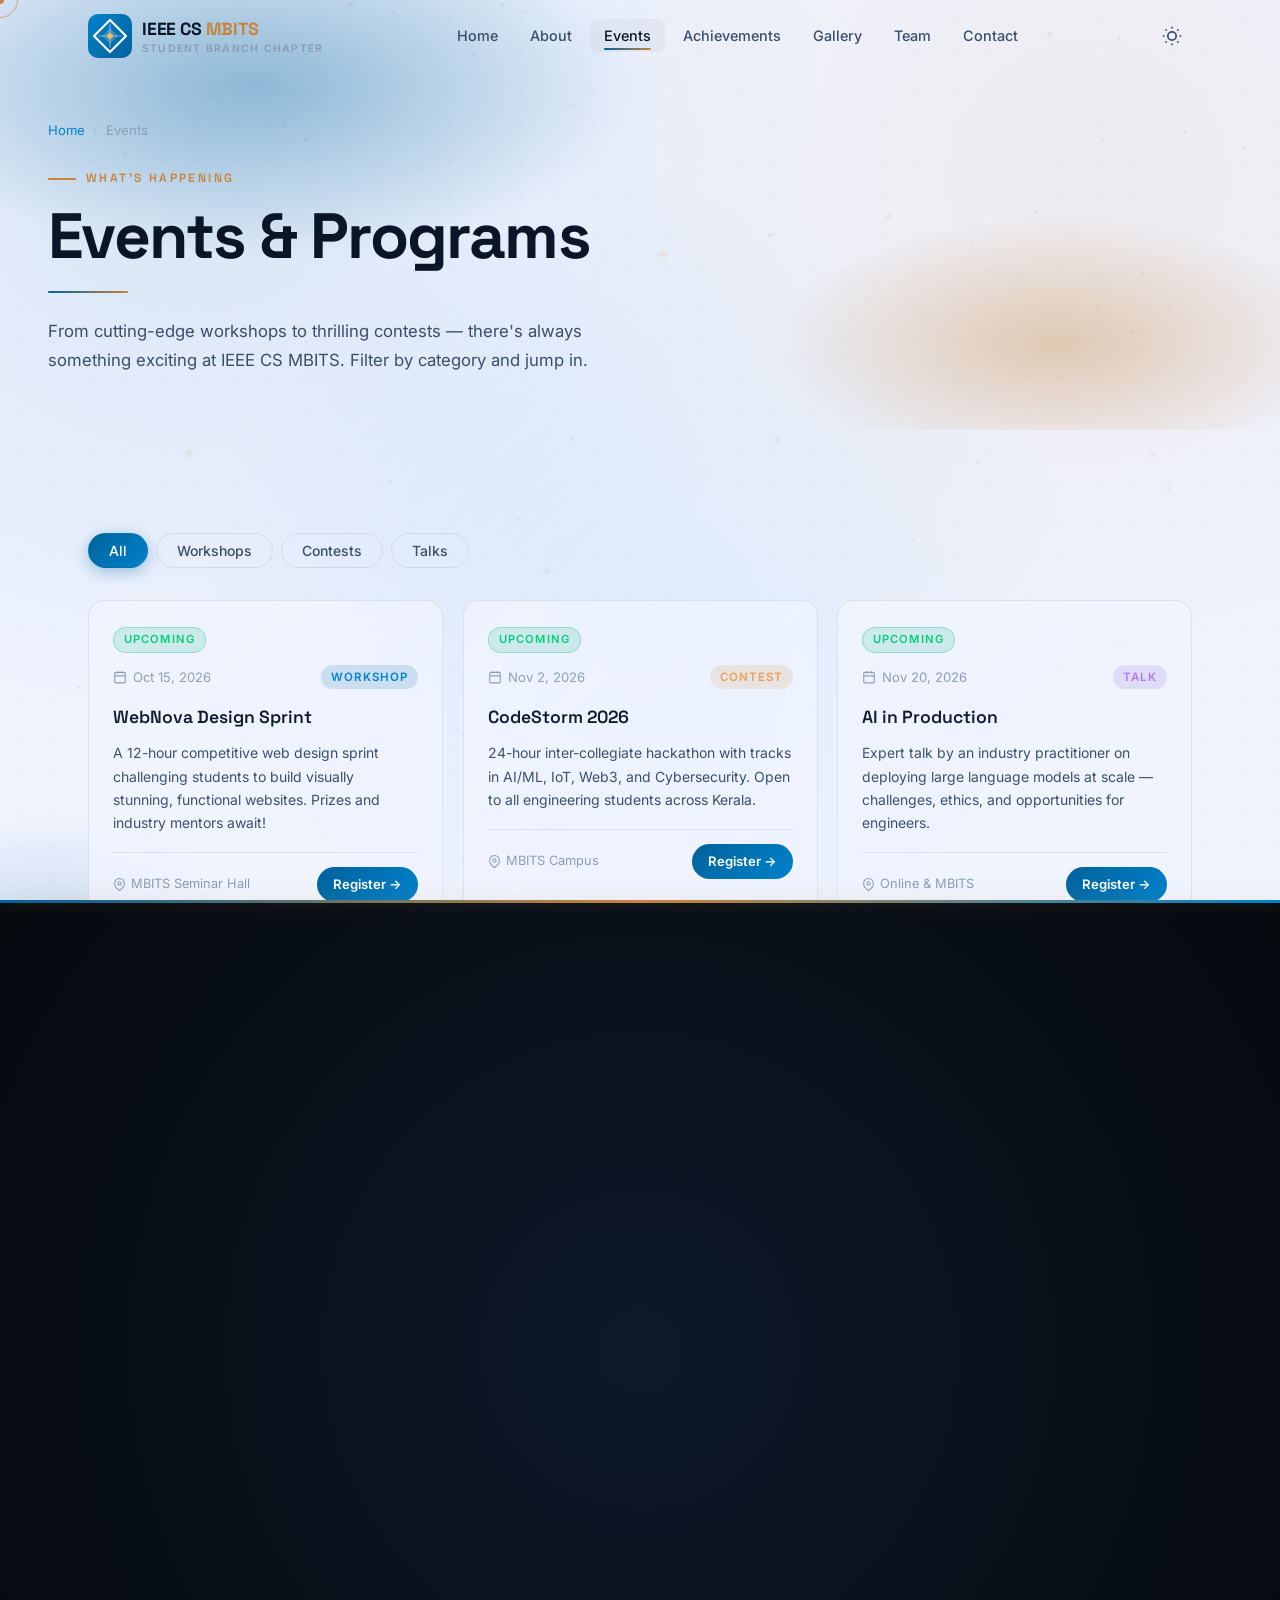
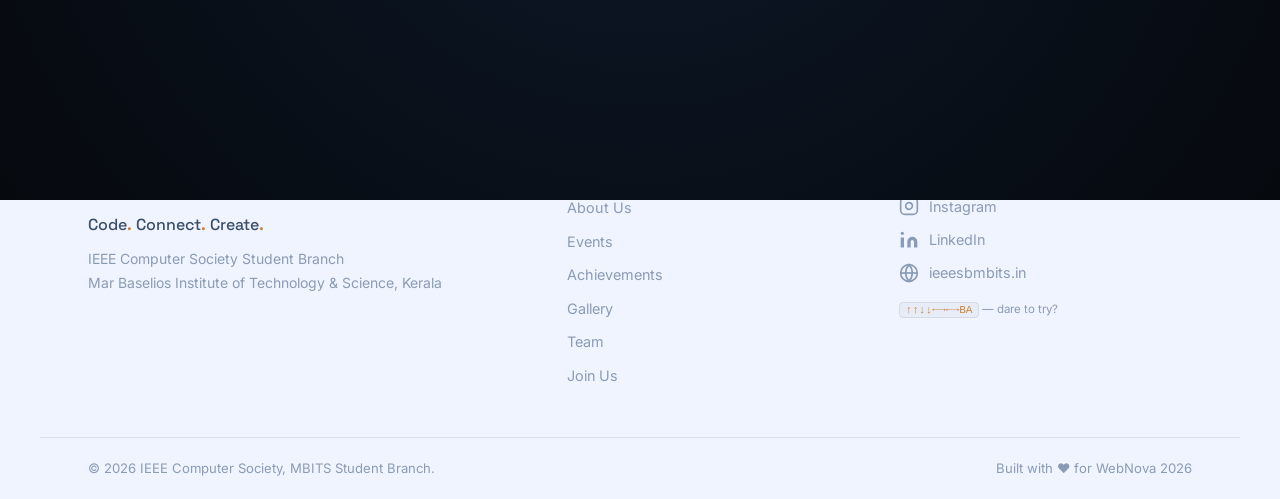
<file: events.html>
<!DOCTYPE html>
<html lang="en" data-theme="dark">
<head>
  <meta charset="UTF-8"/>
  <meta name="viewport" content="width=device-width, initial-scale=1.0"/>
  <meta name="description" content="IEEE CS MBITS Events — workshops, hackathons, contests, and expert talks. Filter by category and register online."/>
  <title>Events | IEEE CS MBITS</title>
  <link rel="preconnect" href="https://fonts.googleapis.com"/>
  <link rel="preconnect" href="https://fonts.gstatic.com" crossorigin/>
  <link href="https://fonts.googleapis.com/css2?family=Inter:wght@300;400;500;600;700&family=Space+Grotesk:wght@400;500;600;700&display=swap" rel="stylesheet"/>
  <link rel="stylesheet" href="css/style.css"/>
</head>
<body>
  <div class="cursor-dot" aria-hidden="true"></div>
  <div class="cursor-outline" aria-hidden="true"></div>
  <div class="scroll-progress" role="progressbar" aria-label="Scroll progress" aria-valuenow="0" aria-valuemin="0" aria-valuemax="100"></div>
  <canvas id="bg-canvas" aria-hidden="true"></canvas>

  <header class="nav-header" role="banner">
    <nav class="nav-container" aria-label="Main navigation">
      <a href="index.html" class="nav-logo" aria-label="IEEE CS MBITS Home">
        <svg class="logo-icon" viewBox="0 0 44 44" width="44" height="44" aria-hidden="true">
          <defs>
            <linearGradient id="logoGradEvents" x1="0%" y1="0%" x2="100%" y2="100%">
              <stop offset="0%" stop-color="#0082CC"/>
              <stop offset="100%" stop-color="#00629B"/>
            </linearGradient>
          </defs>
          <rect width="44" height="44" rx="10" fill="url(#logoGradEvents)"/>
          <polygon points="22,6 38,22 22,38 6,22" fill="none" stroke="#ffffff" stroke-width="2.2" stroke-linejoin="round"/>
          <path d="M14 22 L22 14 L30 22 L22 30 Z" fill="rgba(255,255,255,0.2)"/>
          <circle cx="22" cy="22" r="3" fill="#E5A93C"/>
          <path d="M22 10 L22 34 M10 22 L34 22" stroke="rgba(255,255,255,0.4)" stroke-width="1.2"/>
        </svg>
        <div style="display:flex;flex-direction:column;text-align:left;">
          <span class="logo-text">IEEE CS <span class="accent">MBITS</span></span>
          <span style="font-size:0.65rem;letter-spacing:0.12em;text-transform:uppercase;color:var(--text-muted);font-weight:600;margin-top:-2px;">Student Branch Chapter</span>
        </div>
      </a>
      <ul class="nav-links" role="list">
        <li><a href="index.html"        class="nav-link">Home</a></li>
        <li><a href="about.html"        class="nav-link">About</a></li>
        <li><a href="events.html"       class="nav-link active">Events</a></li>
        <li><a href="achievements.html" class="nav-link">Achievements</a></li>
        <li><a href="gallery.html"      class="nav-link">Gallery</a></li>
        <li><a href="team.html"         class="nav-link">Team</a></li>
        <li><a href="contact.html"      class="nav-link">Contact</a></li>
      </ul>
      <div class="nav-controls">
        <button id="theme-toggle" class="btn-icon" aria-label="Toggle theme"><svg class="icon-moon" viewBox="0 0 24 24" width="20" height="20" fill="none" stroke="currentColor" stroke-width="2"><path d="M21 12.79A9 9 0 1 1 11.21 3 7 7 0 0 0 21 12.79z"/></svg><svg class="icon-sun" viewBox="0 0 24 24" width="20" height="20" fill="none" stroke="currentColor" stroke-width="2"><circle cx="12" cy="12" r="5"/><line x1="12" y1="1" x2="12" y2="3"/><line x1="12" y1="21" x2="12" y2="23"/><line x1="4.22" y1="4.22" x2="5.64" y2="5.64"/><line x1="18.36" y1="18.36" x2="19.78" y2="19.78"/><line x1="1" y1="12" x2="3" y2="12"/><line x1="21" y1="12" x2="23" y2="12"/><line x1="4.22" y1="19.78" x2="5.64" y2="18.36"/><line x1="18.36" y1="5.64" x2="19.78" y2="4.22"/></svg></button>
        <button id="hamburger" class="btn-icon hamburger" aria-label="Toggle menu" aria-expanded="false" aria-controls="mobile-menu"><span class="ham-line"></span><span class="ham-line"></span><span class="ham-line"></span></button>
      </div>
    </nav>
    <div id="mobile-menu" class="mobile-menu" aria-hidden="true">
      <ul class="mobile-nav-links" role="list">
        <li><a href="index.html"        class="mobile-nav-link">Home</a></li>
        <li><a href="about.html"        class="mobile-nav-link">About</a></li>
        <li><a href="events.html"       class="mobile-nav-link active">Events</a></li>
        <li><a href="achievements.html" class="mobile-nav-link">Achievements</a></li>
        <li><a href="gallery.html"      class="mobile-nav-link">Gallery</a></li>
        <li><a href="team.html"         class="mobile-nav-link">Team</a></li>
        <li><a href="contact.html"      class="mobile-nav-link">Contact</a></li>
      </ul>
    </div>
  </header>

  <main id="main-content">
    <section class="page-hero" aria-labelledby="events-page-heading">
      <div class="page-hero-content">
        <nav class="breadcrumb" aria-label="Breadcrumb"><a href="index.html">Home</a><span class="breadcrumb-sep" aria-hidden="true">›</span><span aria-current="page">Events</span></nav>
        <div class="page-hero-eyebrow reveal-fade">What's Happening</div>
        <h1 id="events-page-heading" class="page-hero-title heading-reveal">Events &amp; Programs</h1>
        <div class="line-reveal" style="margin:20px 0 24px;width:80px;"></div>
        <p class="page-hero-desc reveal-up">From cutting-edge workshops to thrilling contests — there's always something exciting at IEEE CS MBITS. Filter by category and jump in.</p>
      </div>
    </section>

    <section class="section events-section" aria-labelledby="events-heading">
      <div class="container">
        <div class="events-filter reveal-up" role="tablist" aria-label="Filter events">
          <button class="filter-btn active" data-filter="all"      role="tab" aria-selected="true">All</button>
          <button class="filter-btn"        data-filter="workshop" role="tab" aria-selected="false">Workshops</button>
          <button class="filter-btn"        data-filter="contest"  role="tab" aria-selected="false">Contests</button>
          <button class="filter-btn"        data-filter="talk"     role="tab" aria-selected="false">Talks</button>
        </div>

        <div class="events-grid" id="events-grid" role="tabpanel" aria-label="Events" data-stagger data-stagger-base="0" data-stagger-step="0.09">

          <article class="event-card glass-card stagger-item tilt-card" data-category="workshop" aria-label="WebNova Design Sprint">
            <div class="event-badge event-badge--upcoming">Upcoming</div>
            <div class="event-meta">
              <div class="event-date"><svg viewBox="0 0 24 24" width="14" height="14" fill="none" stroke="currentColor" stroke-width="2" aria-hidden="true"><rect x="3" y="4" width="18" height="18" rx="2"/><line x1="16" y1="2" x2="16" y2="6"/><line x1="8" y1="2" x2="8" y2="6"/><line x1="3" y1="10" x2="21" y2="10"/></svg>Oct 15, 2026</div>
              <span class="event-tag" data-tag="workshop">Workshop</span>
            </div>
            <h2 class="event-title">WebNova Design Sprint</h2>
            <p class="event-desc">A 12-hour competitive web design sprint challenging students to build visually stunning, functional websites. Prizes and industry mentors await!</p>
            <div class="event-footer">
              <span class="event-location"><svg viewBox="0 0 24 24" width="13" height="13" fill="none" stroke="currentColor" stroke-width="2" aria-hidden="true"><path d="M21 10c0 7-9 13-9 13s-9-6-9-13a9 9 0 0 1 18 0z"/><circle cx="12" cy="10" r="3"/></svg>MBITS Seminar Hall</span>
              <a href="contact.html" class="event-register btn-sm">Register &rarr;</a>
            </div>
          </article>

          <article class="event-card glass-card stagger-item tilt-card" data-category="contest" aria-label="CodeStorm 2026">
            <div class="event-badge event-badge--upcoming">Upcoming</div>
            <div class="event-meta">
              <div class="event-date"><svg viewBox="0 0 24 24" width="14" height="14" fill="none" stroke="currentColor" stroke-width="2" aria-hidden="true"><rect x="3" y="4" width="18" height="18" rx="2"/><line x1="16" y1="2" x2="16" y2="6"/><line x1="8" y1="2" x2="8" y2="6"/><line x1="3" y1="10" x2="21" y2="10"/></svg>Nov 2, 2026</div>
              <span class="event-tag" data-tag="contest">Contest</span>
            </div>
            <h2 class="event-title">CodeStorm 2026</h2>
            <p class="event-desc">24-hour inter-collegiate hackathon with tracks in AI/ML, IoT, Web3, and Cybersecurity. Open to all engineering students across Kerala.</p>
            <div class="event-footer">
              <span class="event-location"><svg viewBox="0 0 24 24" width="13" height="13" fill="none" stroke="currentColor" stroke-width="2" aria-hidden="true"><path d="M21 10c0 7-9 13-9 13s-9-6-9-13a9 9 0 0 1 18 0z"/><circle cx="12" cy="10" r="3"/></svg>MBITS Campus</span>
              <a href="contact.html" class="event-register btn-sm">Register &rarr;</a>
            </div>
          </article>

          <article class="event-card glass-card stagger-item tilt-card" data-category="talk" aria-label="AI in Production">
            <div class="event-badge event-badge--upcoming">Upcoming</div>
            <div class="event-meta">
              <div class="event-date"><svg viewBox="0 0 24 24" width="14" height="14" fill="none" stroke="currentColor" stroke-width="2" aria-hidden="true"><rect x="3" y="4" width="18" height="18" rx="2"/><line x1="16" y1="2" x2="16" y2="6"/><line x1="8" y1="2" x2="8" y2="6"/><line x1="3" y1="10" x2="21" y2="10"/></svg>Nov 20, 2026</div>
              <span class="event-tag" data-tag="talk">Talk</span>
            </div>
            <h2 class="event-title">AI in Production</h2>
            <p class="event-desc">Expert talk by an industry practitioner on deploying large language models at scale — challenges, ethics, and opportunities for engineers.</p>
            <div class="event-footer">
              <span class="event-location"><svg viewBox="0 0 24 24" width="13" height="13" fill="none" stroke="currentColor" stroke-width="2" aria-hidden="true"><path d="M21 10c0 7-9 13-9 13s-9-6-9-13a9 9 0 0 1 18 0z"/><circle cx="12" cy="10" r="3"/></svg>Online &amp; MBITS</span>
              <a href="contact.html" class="event-register btn-sm">Register &rarr;</a>
            </div>
          </article>

          <article class="event-card glass-card stagger-item tilt-card" data-category="workshop" aria-label="Git and GitHub Bootcamp">
            <div class="event-badge event-badge--past">Past</div>
            <div class="event-meta">
              <div class="event-date"><svg viewBox="0 0 24 24" width="14" height="14" fill="none" stroke="currentColor" stroke-width="2" aria-hidden="true"><rect x="3" y="4" width="18" height="18" rx="2"/><line x1="16" y1="2" x2="16" y2="6"/><line x1="8" y1="2" x2="8" y2="6"/><line x1="3" y1="10" x2="21" y2="10"/></svg>Aug 5, 2026</div>
              <span class="event-tag" data-tag="workshop">Workshop</span>
            </div>
            <h2 class="event-title">Git &amp; GitHub Bootcamp</h2>
            <p class="event-desc">A full-day hands-on workshop covering version control fundamentals, branching strategies, collaborative workflows, and open-source contribution.</p>
            <div class="event-footer">
              <span class="event-location"><svg viewBox="0 0 24 24" width="13" height="13" fill="none" stroke="currentColor" stroke-width="2" aria-hidden="true"><path d="M21 10c0 7-9 13-9 13s-9-6-9-13a9 9 0 0 1 18 0z"/><circle cx="12" cy="10" r="3"/></svg>MBITS Lab 3</span>
              <span class="event-concluded">80 Attendees</span>
            </div>
          </article>

          <article class="event-card glass-card stagger-item tilt-card" data-category="contest" aria-label="Bug Hunt Championship">
            <div class="event-badge event-badge--past">Past</div>
            <div class="event-meta">
              <div class="event-date"><svg viewBox="0 0 24 24" width="14" height="14" fill="none" stroke="currentColor" stroke-width="2" aria-hidden="true"><rect x="3" y="4" width="18" height="18" rx="2"/><line x1="16" y1="2" x2="16" y2="6"/><line x1="8" y1="2" x2="8" y2="6"/><line x1="3" y1="10" x2="21" y2="10"/></svg>Jun 12, 2026</div>
              <span class="event-tag" data-tag="contest">Contest</span>
            </div>
            <h2 class="event-title">Bug Hunt Championship</h2>
            <p class="event-desc">Debugging challenge where teams raced to identify and fix intentionally introduced bugs across Python, JavaScript, and C++ codebases.</p>
            <div class="event-footer">
              <span class="event-location"><svg viewBox="0 0 24 24" width="13" height="13" fill="none" stroke="currentColor" stroke-width="2" aria-hidden="true"><path d="M21 10c0 7-9 13-9 13s-9-6-9-13a9 9 0 0 1 18 0z"/><circle cx="12" cy="10" r="3"/></svg>MBITS Campus</span>
              <span class="event-concluded">45 Teams</span>
            </div>
          </article>

          <article class="event-card glass-card stagger-item tilt-card" data-category="talk" aria-label="Cybersecurity Today">
            <div class="event-badge event-badge--past">Past</div>
            <div class="event-meta">
              <div class="event-date"><svg viewBox="0 0 24 24" width="14" height="14" fill="none" stroke="currentColor" stroke-width="2" aria-hidden="true"><rect x="3" y="4" width="18" height="18" rx="2"/><line x1="16" y1="2" x2="16" y2="6"/><line x1="8" y1="2" x2="8" y2="6"/><line x1="3" y1="10" x2="21" y2="10"/></svg>Apr 22, 2026</div>
              <span class="event-tag" data-tag="talk">Talk</span>
            </div>
            <h2 class="event-title">Cybersecurity Today</h2>
            <p class="event-desc">An immersive session on modern threat landscapes, ethical hacking principles, and how to build a career in cybersecurity. 200+ attendees.</p>
            <div class="event-footer">
              <span class="event-location"><svg viewBox="0 0 24 24" width="13" height="13" fill="none" stroke="currentColor" stroke-width="2" aria-hidden="true"><path d="M21 10c0 7-9 13-9 13s-9-6-9-13a9 9 0 0 1 18 0z"/><circle cx="12" cy="10" r="3"/></svg>MBITS Auditorium</span>
              <span class="event-concluded">200+ Attendees</span>
            </div>
          </article>

          <article class="event-card glass-card stagger-item tilt-card" data-category="workshop" aria-label="Python for Beginners">
            <div class="event-badge event-badge--past">Past</div>
            <div class="event-meta">
              <div class="event-date"><svg viewBox="0 0 24 24" width="14" height="14" fill="none" stroke="currentColor" stroke-width="2" aria-hidden="true"><rect x="3" y="4" width="18" height="18" rx="2"/><line x1="16" y1="2" x2="16" y2="6"/><line x1="8" y1="2" x2="8" y2="6"/><line x1="3" y1="10" x2="21" y2="10"/></svg>Mar 3, 2026</div>
              <span class="event-tag" data-tag="workshop">Workshop</span>
            </div>
            <h2 class="event-title">Python for Beginners</h2>
            <p class="event-desc">A 2-day intensive bootcamp covering Python fundamentals, data structures, and a mini-project — perfect for first-year students.</p>
            <div class="event-footer">
              <span class="event-location"><svg viewBox="0 0 24 24" width="13" height="13" fill="none" stroke="currentColor" stroke-width="2" aria-hidden="true"><path d="M21 10c0 7-9 13-9 13s-9-6-9-13a9 9 0 0 1 18 0z"/><circle cx="12" cy="10" r="3"/></svg>MBITS Lab 1</span>
              <span class="event-concluded">60 Attendees</span>
            </div>
          </article>

          <article class="event-card glass-card stagger-item tilt-card" data-category="contest" aria-label="IEEEXtreme 2025">
            <div class="event-badge event-badge--past">Past</div>
            <div class="event-meta">
              <div class="event-date"><svg viewBox="0 0 24 24" width="14" height="14" fill="none" stroke="currentColor" stroke-width="2" aria-hidden="true"><rect x="3" y="4" width="18" height="18" rx="2"/><line x1="16" y1="2" x2="16" y2="6"/><line x1="8" y1="2" x2="8" y2="6"/><line x1="3" y1="10" x2="21" y2="10"/></svg>Oct 28, 2025</div>
              <span class="event-tag" data-tag="contest">Contest</span>
            </div>
            <h2 class="event-title">IEEEXtreme 19.0</h2>
            <p class="event-desc">24-hour global programming contest. MBITS teams placed in the top 100 globally — our best performance yet in this prestigious competition.</p>
            <div class="event-footer">
              <span class="event-location"><svg viewBox="0 0 24 24" width="13" height="13" fill="none" stroke="currentColor" stroke-width="2" aria-hidden="true"><path d="M21 10c0 7-9 13-9 13s-9-6-9-13a9 9 0 0 1 18 0z"/><circle cx="12" cy="10" r="3"/></svg>Global / MBITS</span>
              <span class="event-concluded">Top 100 🌍</span>
            </div>
          </article>

          <article class="event-card glass-card stagger-item tilt-card" data-category="talk" aria-label="Open Source Contribution">
            <div class="event-badge event-badge--past">Past</div>
            <div class="event-meta">
              <div class="event-date"><svg viewBox="0 0 24 24" width="14" height="14" fill="none" stroke="currentColor" stroke-width="2" aria-hidden="true"><rect x="3" y="4" width="18" height="18" rx="2"/><line x1="16" y1="2" x2="16" y2="6"/><line x1="8" y1="2" x2="8" y2="6"/><line x1="3" y1="10" x2="21" y2="10"/></svg>Feb 14, 2026</div>
              <span class="event-tag" data-tag="talk">Talk</span>
            </div>
            <h2 class="event-title">Open Source Contribution</h2>
            <p class="event-desc">An interactive panel discussion on contributing to open-source projects — how to start, best practices, and how it helps your career.</p>
            <div class="event-footer">
              <span class="event-location"><svg viewBox="0 0 24 24" width="13" height="13" fill="none" stroke="currentColor" stroke-width="2" aria-hidden="true"><path d="M21 10c0 7-9 13-9 13s-9-6-9-13a9 9 0 0 1 18 0z"/><circle cx="12" cy="10" r="3"/></svg>Online</span>
              <span class="event-concluded">150 Joined</span>
            </div>
          </article>

        </div>
      </div>
    </section>
  </main>

  <footer class="footer" role="contentinfo">
    <div class="footer-glow" aria-hidden="true"></div>
    <div class="container footer-grid">
      <div class="footer-brand">
        <a href="index.html" class="nav-logo footer-logo" aria-label="Home"><svg class="logo-icon" viewBox="0 0 40 40" width="40" height="40" aria-hidden="true"><rect width="40" height="40" rx="8" fill="var(--primary)"/><text x="50%" y="55%" dominant-baseline="middle" text-anchor="middle" font-family="Inter,sans-serif" font-weight="700" font-size="11" fill="#fff">IEEE</text></svg><span class="logo-text">CS <span class="accent">MBITS</span></span></a>
        <p class="footer-tagline">Code<span class="accent-dot">.</span> Connect<span class="accent-dot">.</span> Create<span class="accent-dot">.</span></p>
        <p class="footer-desc">IEEE Computer Society Student Branch<br/>Mar Baselios Institute of Technology &amp; Science, Kerala</p>
      </div>
      <nav class="footer-links" aria-label="Footer navigation"><h4 class="footer-heading">Quick Links</h4><ul role="list"><li><a href="about.html">About Us</a></li><li><a href="events.html">Events</a></li><li><a href="achievements.html">Achievements</a></li><li><a href="gallery.html">Gallery</a></li><li><a href="team.html">Team</a></li><li><a href="contact.html">Join Us</a></li></ul></nav>
      <div class="footer-connect"><h4 class="footer-heading">Connect</h4><div class="footer-socials"><a href="https://instagram.com/ieeecsmbits" class="footer-social-link" target="_blank" rel="noopener noreferrer" aria-label="Instagram"><svg viewBox="0 0 24 24" width="20" height="20" fill="none" stroke="currentColor" stroke-width="2" aria-hidden="true"><rect x="2" y="2" width="20" height="20" rx="5"/><path d="M16 11.37A4 4 0 1 1 12.63 8 4 4 0 0 1 16 11.37z"/><line x1="17.5" y1="6.5" x2="17.51" y2="6.5"/></svg>Instagram</a><a href="https://linkedin.com/company/ieeecsmbits" class="footer-social-link" target="_blank" rel="noopener noreferrer" aria-label="LinkedIn"><svg viewBox="0 0 24 24" width="20" height="20" fill="currentColor" aria-hidden="true"><path d="M16 8a6 6 0 0 1 6 6v7h-4v-7a2 2 0 0 0-4 0v7h-4v-7a6 6 0 0 1 6-6z"/><rect x="2" y="9" width="4" height="12"/><circle cx="4" cy="4" r="2"/></svg>LinkedIn</a><a href="https://ieeesbmbits.in" class="footer-social-link" target="_blank" rel="noopener noreferrer" aria-label="Website"><svg viewBox="0 0 24 24" width="20" height="20" fill="none" stroke="currentColor" stroke-width="2" aria-hidden="true"><circle cx="12" cy="12" r="10"/><line x1="2" y1="12" x2="22" y2="12"/><path d="M12 2a15.3 15.3 0 0 1 4 10 15.3 15.3 0 0 1-4 10 15.3 15.3 0 0 1-4-10 15.3 15.3 0 0 1 4-10z"/></svg>ieeesbmbits.in</a></div><p class="footer-konami-hint" aria-hidden="true"><kbd>&#8593;&#8593;&#8595;&#8595;&#8592;&#8594;&#8592;&#8594;BA</kbd> &mdash; dare to try?</p></div>
    </div>
    <div class="footer-bottom"><p>&copy; <span id="year"></span> IEEE Computer Society, MBITS Student Branch.</p><p class="footer-built">Built with &#10084;&#65039; for WebNova 2026</p></div>
  </footer>
  <div id="easter-egg" class="easter-egg" aria-hidden="true"><div class="easter-egg-content"><p class="ee-text">&#127918; KONAMI CODE ACTIVATED!</p><p class="ee-sub">You found the secret! Tech ninja &#129399; confirmed.</p><p class="ee-code">&#8593; &#8593; &#8595; &#8595; &#8592; &#8594; &#8592; &#8594; B A</p><button class="btn btn-ghost" id="ee-close">Awesome! Close</button></div></div>
  <script src="js/script.js"></script>
</body>
</html>
</file>
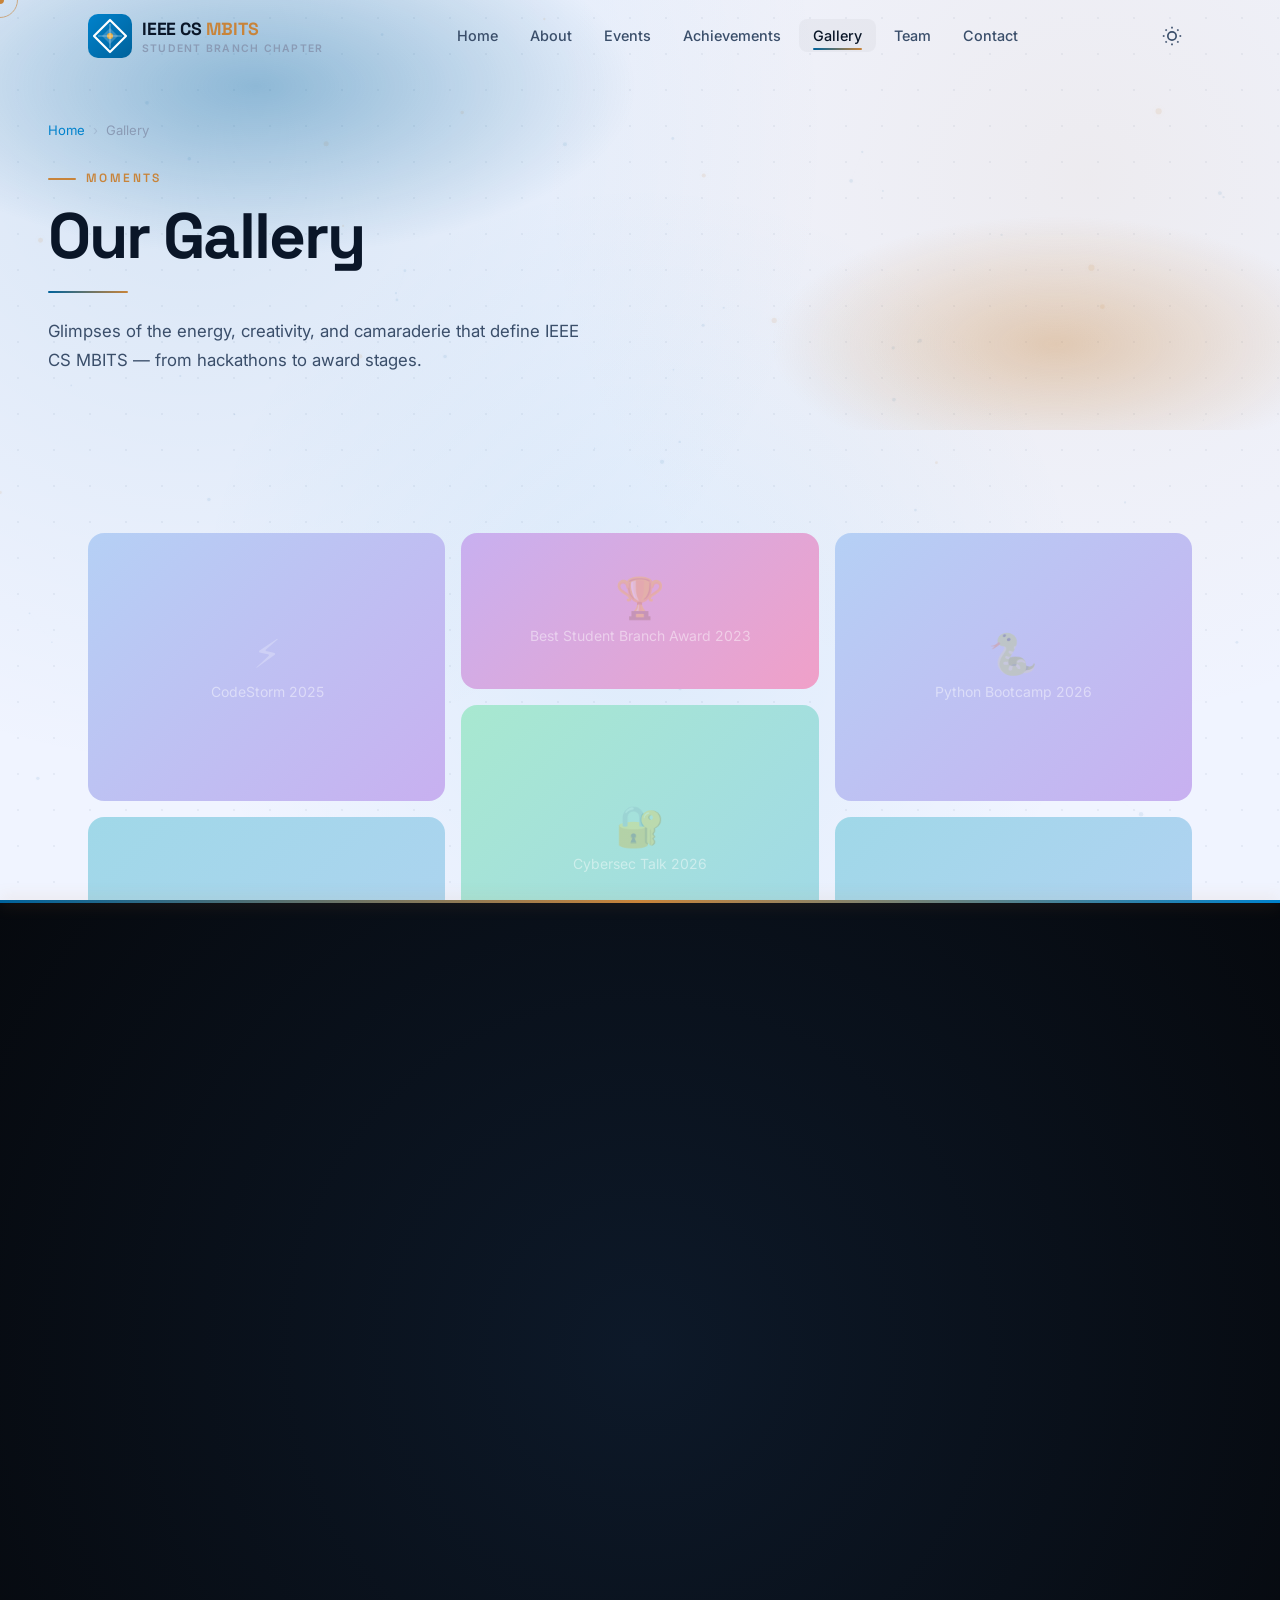
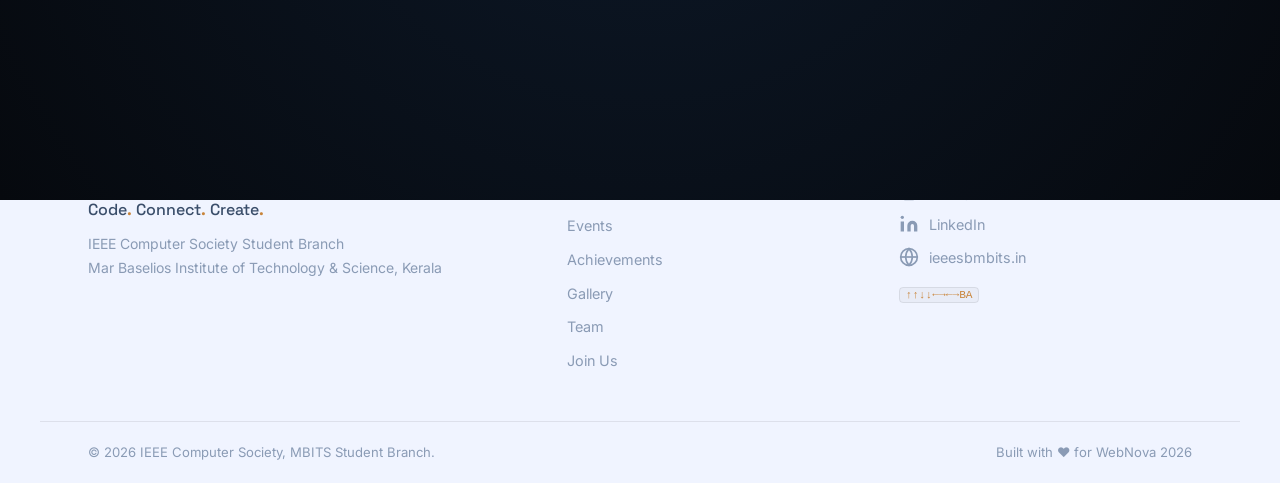
<file: gallery.html>
<!DOCTYPE html>
<html lang="en" data-theme="dark">
<head>
  <meta charset="UTF-8"/>
  <meta name="viewport" content="width=device-width, initial-scale=1.0"/>
  <meta name="description" content="IEEE CS MBITS Gallery — moments from our events, workshops, hackathons, and award ceremonies."/>
  <title>Gallery | IEEE CS MBITS</title>
  <link rel="preconnect" href="https://fonts.googleapis.com"/>
  <link rel="preconnect" href="https://fonts.gstatic.com" crossorigin/>
  <link href="https://fonts.googleapis.com/css2?family=Inter:wght@300;400;500;600;700&family=Space+Grotesk:wght@400;500;600;700&display=swap" rel="stylesheet"/>
  <link rel="stylesheet" href="css/style.css"/>
</head>
<body>
  <div class="cursor-dot" aria-hidden="true"></div>
  <div class="cursor-outline" aria-hidden="true"></div>
  <div class="scroll-progress" role="progressbar" aria-label="Scroll progress" aria-valuenow="0" aria-valuemin="0" aria-valuemax="100"></div>
  <canvas id="bg-canvas" aria-hidden="true"></canvas>

  <header class="nav-header" role="banner">
    <nav class="nav-container" aria-label="Main navigation">
      <a href="index.html" class="nav-logo" aria-label="IEEE CS MBITS Home">
        <svg class="logo-icon" viewBox="0 0 44 44" width="44" height="44" aria-hidden="true">
          <defs>
            <linearGradient id="logoGradGal" x1="0%" y1="0%" x2="100%" y2="100%">
              <stop offset="0%" stop-color="#0082CC"/>
              <stop offset="100%" stop-color="#00629B"/>
            </linearGradient>
          </defs>
          <rect width="44" height="44" rx="10" fill="url(#logoGradGal)"/>
          <polygon points="22,6 38,22 22,38 6,22" fill="none" stroke="#ffffff" stroke-width="2.2" stroke-linejoin="round"/>
          <path d="M14 22 L22 14 L30 22 L22 30 Z" fill="rgba(255,255,255,0.2)"/>
          <circle cx="22" cy="22" r="3" fill="#E5A93C"/>
          <path d="M22 10 L22 34 M10 22 L34 22" stroke="rgba(255,255,255,0.4)" stroke-width="1.2"/>
        </svg>
        <div style="display:flex;flex-direction:column;text-align:left;">
          <span class="logo-text">IEEE CS <span class="accent">MBITS</span></span>
          <span style="font-size:0.65rem;letter-spacing:0.12em;text-transform:uppercase;color:var(--text-muted);font-weight:600;margin-top:-2px;">Student Branch Chapter</span>
        </div>
      </a>
      <ul class="nav-links" role="list"><li><a href="index.html" class="nav-link">Home</a></li><li><a href="about.html" class="nav-link">About</a></li><li><a href="events.html" class="nav-link">Events</a></li><li><a href="achievements.html" class="nav-link">Achievements</a></li><li><a href="gallery.html" class="nav-link active">Gallery</a></li><li><a href="team.html" class="nav-link">Team</a></li><li><a href="contact.html" class="nav-link">Contact</a></li></ul>
      <div class="nav-controls"><button id="theme-toggle" class="btn-icon" aria-label="Toggle theme"><svg class="icon-moon" viewBox="0 0 24 24" width="20" height="20" fill="none" stroke="currentColor" stroke-width="2"><path d="M21 12.79A9 9 0 1 1 11.21 3 7 7 0 0 0 21 12.79z"/></svg><svg class="icon-sun" viewBox="0 0 24 24" width="20" height="20" fill="none" stroke="currentColor" stroke-width="2"><circle cx="12" cy="12" r="5"/><line x1="12" y1="1" x2="12" y2="3"/><line x1="12" y1="21" x2="12" y2="23"/><line x1="4.22" y1="4.22" x2="5.64" y2="5.64"/><line x1="18.36" y1="18.36" x2="19.78" y2="19.78"/><line x1="1" y1="12" x2="3" y2="12"/><line x1="21" y1="12" x2="23" y2="12"/><line x1="4.22" y1="19.78" x2="5.64" y2="18.36"/><line x1="18.36" y1="5.64" x2="19.78" y2="4.22"/></svg></button><button id="hamburger" class="btn-icon hamburger" aria-label="Toggle menu" aria-expanded="false" aria-controls="mobile-menu"><span class="ham-line"></span><span class="ham-line"></span><span class="ham-line"></span></button></div>
    </nav>
    <div id="mobile-menu" class="mobile-menu" aria-hidden="true"><ul class="mobile-nav-links" role="list"><li><a href="index.html" class="mobile-nav-link">Home</a></li><li><a href="about.html" class="mobile-nav-link">About</a></li><li><a href="events.html" class="mobile-nav-link">Events</a></li><li><a href="achievements.html" class="mobile-nav-link">Achievements</a></li><li><a href="gallery.html" class="mobile-nav-link active">Gallery</a></li><li><a href="team.html" class="mobile-nav-link">Team</a></li><li><a href="contact.html" class="mobile-nav-link">Contact</a></li></ul></div>
  </header>

  <main id="main-content">
    <section class="page-hero" aria-labelledby="gallery-heading">
      <div class="page-hero-content">
        <nav class="breadcrumb" aria-label="Breadcrumb"><a href="index.html">Home</a><span class="breadcrumb-sep" aria-hidden="true">›</span><span aria-current="page">Gallery</span></nav>
        <div class="page-hero-eyebrow reveal-fade">Moments</div>
        <h1 id="gallery-heading" class="page-hero-title heading-reveal">Our Gallery</h1>
        <div class="line-reveal" style="margin:20px 0 24px;width:80px;"></div>
        <p class="page-hero-desc reveal-up">Glimpses of the energy, creativity, and camaraderie that define IEEE CS MBITS — from hackathons to award stages.</p>
      </div>
    </section>

    <section class="section gallery-section" aria-label="Photo gallery">
      <div class="container">
        <div class="masonry-grid reveal-zoom" id="gallery-grid" role="list" aria-label="Gallery images">

          <div class="masonry-item" role="listitem">
            <button class="gallery-btn" data-index="0" aria-label="View CodeStorm 2025 opening ceremony">
              <div class="gallery-placeholder gp--blue-purple" aria-hidden="true"><svg viewBox="0 0 160 120" width="160" height="120"><text x="50%" y="42%" dominant-baseline="middle" text-anchor="middle" font-size="40" fill="rgba(255,255,255,0.25)">&#x26A1;</text><text x="50%" y="72%" dominant-baseline="middle" text-anchor="middle" font-size="14" fill="rgba(255,255,255,0.45)" font-family="Inter">CodeStorm 2025</text></svg></div>
              <div class="gallery-overlay"><span>CodeStorm Opening</span></div>
            </button>
          </div>

          <div class="masonry-item masonry-item--tall" role="listitem">
            <button class="gallery-btn" data-index="1" aria-label="View ML Workshop session">
              <div class="gallery-placeholder gp--teal-blue" aria-hidden="true"><svg viewBox="0 0 160 200" width="160" height="200"><text x="50%" y="38%" dominant-baseline="middle" text-anchor="middle" font-size="48" fill="rgba(255,255,255,0.25)">&#x1F916;</text><text x="50%" y="58%" dominant-baseline="middle" text-anchor="middle" font-size="14" fill="rgba(255,255,255,0.45)" font-family="Inter">ML Workshop 2025</text></svg></div>
              <div class="gallery-overlay"><span>ML Workshop 2025</span></div>
            </button>
          </div>

          <div class="masonry-item" role="listitem">
            <button class="gallery-btn" data-index="2" aria-label="View Team photo 2025-26">
              <div class="gallery-placeholder gp--amber-orange" aria-hidden="true"><svg viewBox="0 0 160 120" width="160" height="120"><text x="50%" y="42%" dominant-baseline="middle" text-anchor="middle" font-size="40" fill="rgba(255,255,255,0.25)">&#x1F465;</text><text x="50%" y="72%" dominant-baseline="middle" text-anchor="middle" font-size="14" fill="rgba(255,255,255,0.45)" font-family="Inter">Team 2025-26</text></svg></div>
              <div class="gallery-overlay"><span>Team Photo</span></div>
            </button>
          </div>

          <div class="masonry-item masonry-item--wide" role="listitem">
            <button class="gallery-btn" data-index="3" aria-label="View Best Student Branch Award ceremony">
              <div class="gallery-placeholder gp--purple-pink" aria-hidden="true"><svg viewBox="0 0 320 120" width="320" height="120"><text x="50%" y="42%" dominant-baseline="middle" text-anchor="middle" font-size="40" fill="rgba(255,255,255,0.25)">&#x1F3C6;</text><text x="50%" y="72%" dominant-baseline="middle" text-anchor="middle" font-size="14" fill="rgba(255,255,255,0.45)" font-family="Inter">Best Student Branch Award 2023</text></svg></div>
              <div class="gallery-overlay"><span>Best Branch Award 2023</span></div>
            </button>
          </div>

          <div class="masonry-item" role="listitem">
            <button class="gallery-btn" data-index="4" aria-label="View Cybersecurity Talk">
              <div class="gallery-placeholder gp--green-teal" aria-hidden="true"><svg viewBox="0 0 160 120" width="160" height="120"><text x="50%" y="42%" dominant-baseline="middle" text-anchor="middle" font-size="40" fill="rgba(255,255,255,0.25)">&#x1F510;</text><text x="50%" y="72%" dominant-baseline="middle" text-anchor="middle" font-size="14" fill="rgba(255,255,255,0.45)" font-family="Inter">Cybersec Talk 2026</text></svg></div>
              <div class="gallery-overlay"><span>Cybersecurity Talk</span></div>
            </button>
          </div>

          <div class="masonry-item masonry-item--tall" role="listitem">
            <button class="gallery-btn" data-index="5" aria-label="View Bug Hunt 2026">
              <div class="gallery-placeholder gp--red-orange" aria-hidden="true"><svg viewBox="0 0 160 200" width="160" height="200"><text x="50%" y="38%" dominant-baseline="middle" text-anchor="middle" font-size="48" fill="rgba(255,255,255,0.25)">&#x1F41B;</text><text x="50%" y="58%" dominant-baseline="middle" text-anchor="middle" font-size="14" fill="rgba(255,255,255,0.45)" font-family="Inter">Bug Hunt 2026</text></svg></div>
              <div class="gallery-overlay"><span>Bug Hunt 2026</span></div>
            </button>
          </div>

          <div class="masonry-item" role="listitem">
            <button class="gallery-btn" data-index="6" aria-label="View Python Bootcamp">
              <div class="gallery-placeholder gp--blue-purple" aria-hidden="true"><svg viewBox="0 0 160 120" width="160" height="120"><text x="50%" y="42%" dominant-baseline="middle" text-anchor="middle" font-size="40" fill="rgba(255,255,255,0.25)">&#x1F40D;</text><text x="50%" y="72%" dominant-baseline="middle" text-anchor="middle" font-size="14" fill="rgba(255,255,255,0.45)" font-family="Inter">Python Bootcamp 2026</text></svg></div>
              <div class="gallery-overlay"><span>Python Bootcamp</span></div>
            </button>
          </div>

          <div class="masonry-item" role="listitem">
            <button class="gallery-btn" data-index="7" aria-label="View IEEEXtreme Competition">
              <div class="gallery-placeholder gp--teal-blue" aria-hidden="true"><svg viewBox="0 0 160 120" width="160" height="120"><text x="50%" y="42%" dominant-baseline="middle" text-anchor="middle" font-size="40" fill="rgba(255,255,255,0.25)">&#x1F4BB;</text><text x="50%" y="72%" dominant-baseline="middle" text-anchor="middle" font-size="14" fill="rgba(255,255,255,0.45)" font-family="Inter">IEEEXtreme 2025</text></svg></div>
              <div class="gallery-overlay"><span>IEEEXtreme 2025</span></div>
            </button>
          </div>

          <div class="masonry-item masonry-item--wide" role="listitem">
            <button class="gallery-btn" data-index="8" aria-label="View Git bootcamp group photo">
              <div class="gallery-placeholder gp--amber-orange" aria-hidden="true"><svg viewBox="0 0 320 120" width="320" height="120"><text x="50%" y="42%" dominant-baseline="middle" text-anchor="middle" font-size="40" fill="rgba(255,255,255,0.25)">&#x1F4BE;</text><text x="50%" y="72%" dominant-baseline="middle" text-anchor="middle" font-size="14" fill="rgba(255,255,255,0.45)" font-family="Inter">Git &amp; GitHub Bootcamp Group Photo</text></svg></div>
              <div class="gallery-overlay"><span>Git Bootcamp Group Photo</span></div>
            </button>
          </div>

        </div>
      </div>

      <!-- Lightbox -->
      <div id="lightbox" class="lightbox" role="dialog" aria-modal="true" aria-label="Image viewer" aria-hidden="true">
        <button class="lightbox-close" id="lightbox-close" aria-label="Close"><svg viewBox="0 0 24 24" width="24" height="24" fill="none" stroke="currentColor" stroke-width="2" aria-hidden="true"><line x1="18" y1="6" x2="6" y2="18"/><line x1="6" y1="6" x2="18" y2="18"/></svg></button>
        <button class="lightbox-nav lightbox-prev" id="lightbox-prev" aria-label="Previous"><svg viewBox="0 0 24 24" width="24" height="24" fill="none" stroke="currentColor" stroke-width="2" aria-hidden="true"><polyline points="15 18 9 12 15 6"/></svg></button>
        <div class="lightbox-content" id="lightbox-content" aria-live="polite"></div>
        <button class="lightbox-nav lightbox-next" id="lightbox-next" aria-label="Next"><svg viewBox="0 0 24 24" width="24" height="24" fill="none" stroke="currentColor" stroke-width="2" aria-hidden="true"><polyline points="9 18 15 12 9 6"/></svg></button>
        <div class="lightbox-caption" id="lightbox-caption"></div>
      </div>
      <div class="lightbox-backdrop" id="lightbox-backdrop" aria-hidden="true"></div>
    </section>
  </main>

  <footer class="footer" role="contentinfo">
    <div class="footer-glow" aria-hidden="true"></div>
    <div class="container footer-grid">
      <div class="footer-brand"><a href="index.html" class="nav-logo footer-logo" aria-label="Home"><svg class="logo-icon" viewBox="0 0 40 40" width="40" height="40" aria-hidden="true"><rect width="40" height="40" rx="8" fill="var(--primary)"/><text x="50%" y="55%" dominant-baseline="middle" text-anchor="middle" font-family="Inter,sans-serif" font-weight="700" font-size="11" fill="#fff">IEEE</text></svg><span class="logo-text">CS <span class="accent">MBITS</span></span></a><p class="footer-tagline">Code<span class="accent-dot">.</span> Connect<span class="accent-dot">.</span> Create<span class="accent-dot">.</span></p><p class="footer-desc">IEEE Computer Society Student Branch<br/>Mar Baselios Institute of Technology &amp; Science, Kerala</p></div>
      <nav class="footer-links" aria-label="Footer navigation"><h4 class="footer-heading">Quick Links</h4><ul role="list"><li><a href="about.html">About Us</a></li><li><a href="events.html">Events</a></li><li><a href="achievements.html">Achievements</a></li><li><a href="gallery.html">Gallery</a></li><li><a href="team.html">Team</a></li><li><a href="contact.html">Join Us</a></li></ul></nav>
      <div class="footer-connect"><h4 class="footer-heading">Connect</h4><div class="footer-socials"><a href="https://instagram.com/ieeecsmbits" class="footer-social-link" target="_blank" rel="noopener noreferrer" aria-label="Instagram"><svg viewBox="0 0 24 24" width="20" height="20" fill="none" stroke="currentColor" stroke-width="2" aria-hidden="true"><rect x="2" y="2" width="20" height="20" rx="5"/><path d="M16 11.37A4 4 0 1 1 12.63 8 4 4 0 0 1 16 11.37z"/><line x1="17.5" y1="6.5" x2="17.51" y2="6.5"/></svg>Instagram</a><a href="https://linkedin.com/company/ieeecsmbits" class="footer-social-link" target="_blank" rel="noopener noreferrer" aria-label="LinkedIn"><svg viewBox="0 0 24 24" width="20" height="20" fill="currentColor" aria-hidden="true"><path d="M16 8a6 6 0 0 1 6 6v7h-4v-7a2 2 0 0 0-4 0v7h-4v-7a6 6 0 0 1 6-6z"/><rect x="2" y="9" width="4" height="12"/><circle cx="4" cy="4" r="2"/></svg>LinkedIn</a><a href="https://ieeesbmbits.in" class="footer-social-link" target="_blank" rel="noopener noreferrer" aria-label="Website"><svg viewBox="0 0 24 24" width="20" height="20" fill="none" stroke="currentColor" stroke-width="2" aria-hidden="true"><circle cx="12" cy="12" r="10"/><line x1="2" y1="12" x2="22" y2="12"/><path d="M12 2a15.3 15.3 0 0 1 4 10 15.3 15.3 0 0 1-4 10 15.3 15.3 0 0 1-4-10 15.3 15.3 0 0 1 4-10z"/></svg>ieeesbmbits.in</a></div><p class="footer-konami-hint" aria-hidden="true"><kbd>&#8593;&#8593;&#8595;&#8595;&#8592;&#8594;&#8592;&#8594;BA</kbd></p></div>
    </div>
    <div class="footer-bottom"><p>&copy; <span id="year"></span> IEEE Computer Society, MBITS Student Branch.</p><p class="footer-built">Built with &#10084;&#65039; for WebNova 2026</p></div>
  </footer>
  <div id="easter-egg" class="easter-egg" aria-hidden="true"><div class="easter-egg-content"><p class="ee-text">&#127918; KONAMI CODE!</p><p class="ee-sub">Tech ninja &#129399; confirmed.</p><p class="ee-code">&#8593; &#8593; &#8595; &#8595; &#8592; &#8594; &#8592; &#8594; B A</p><button class="btn btn-ghost" id="ee-close">Close</button></div></div>
  <script src="js/script.js"></script>
</body>
</html>
</file>
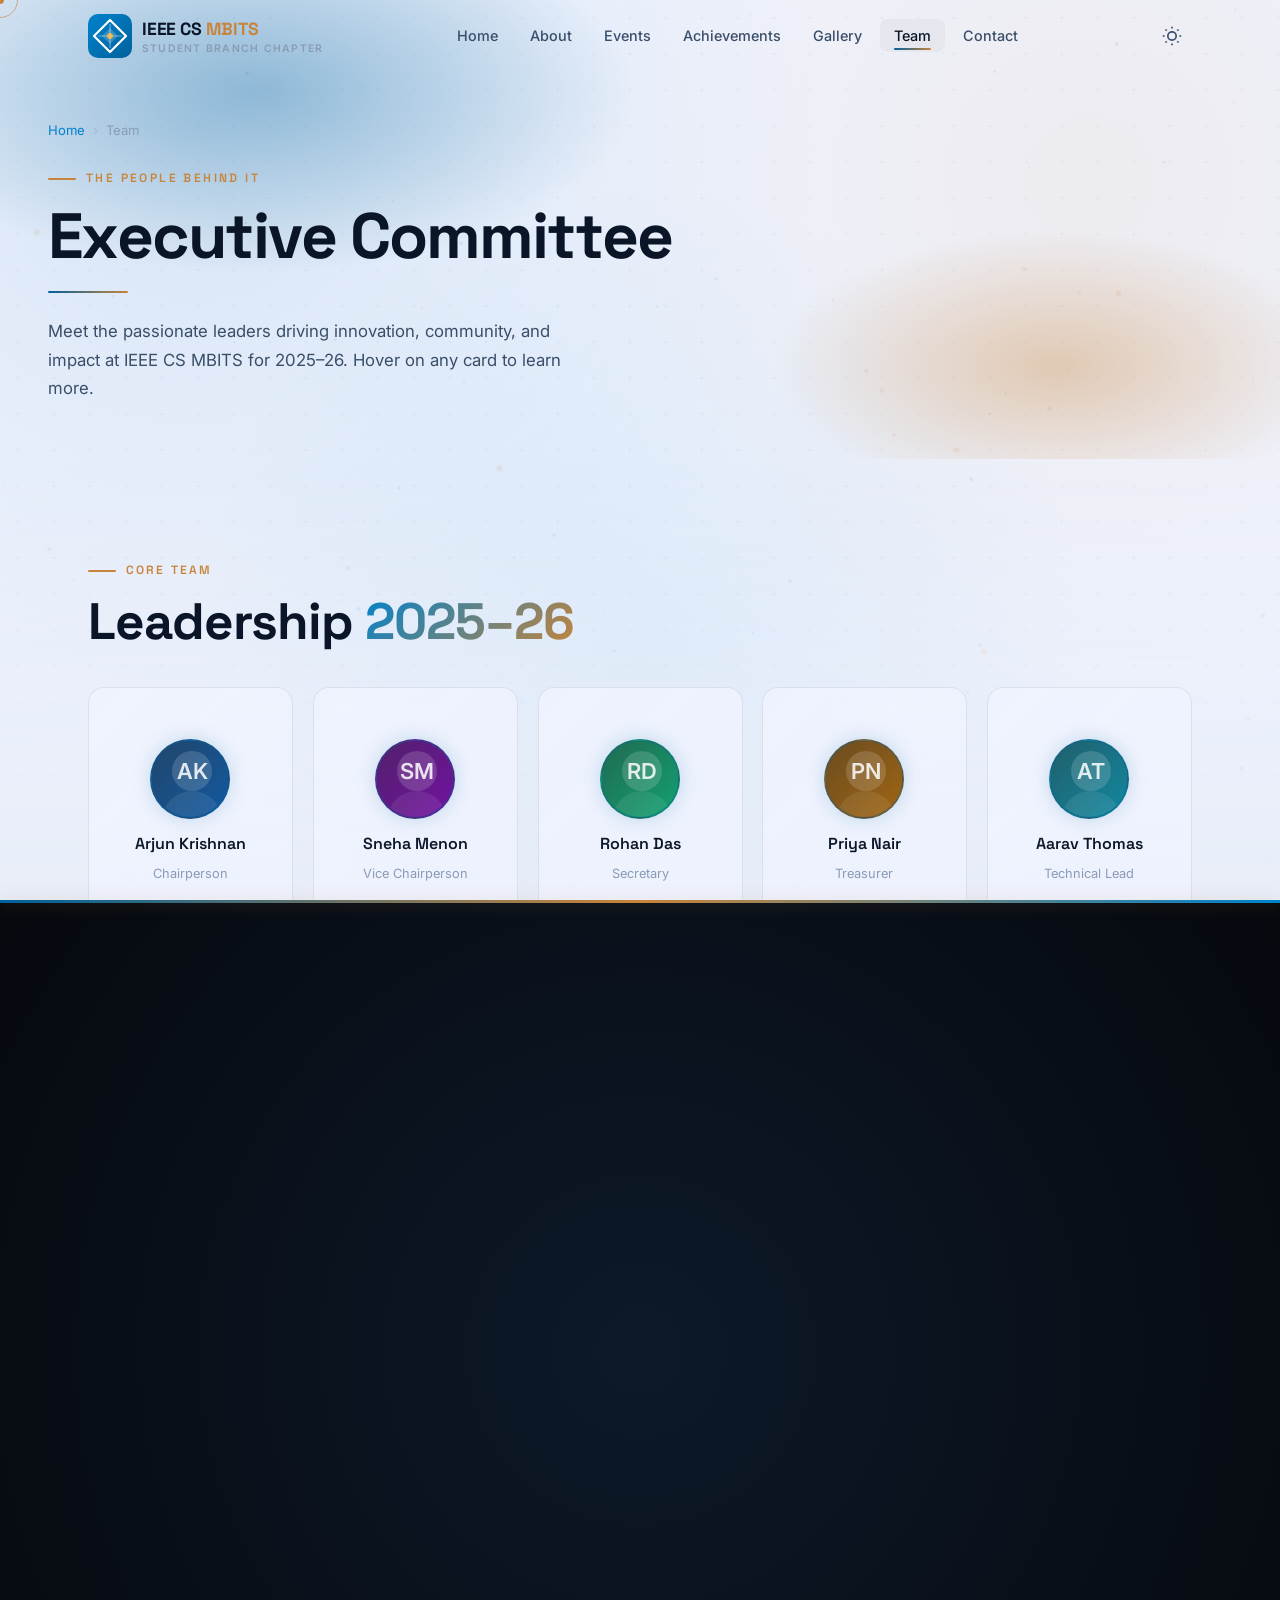
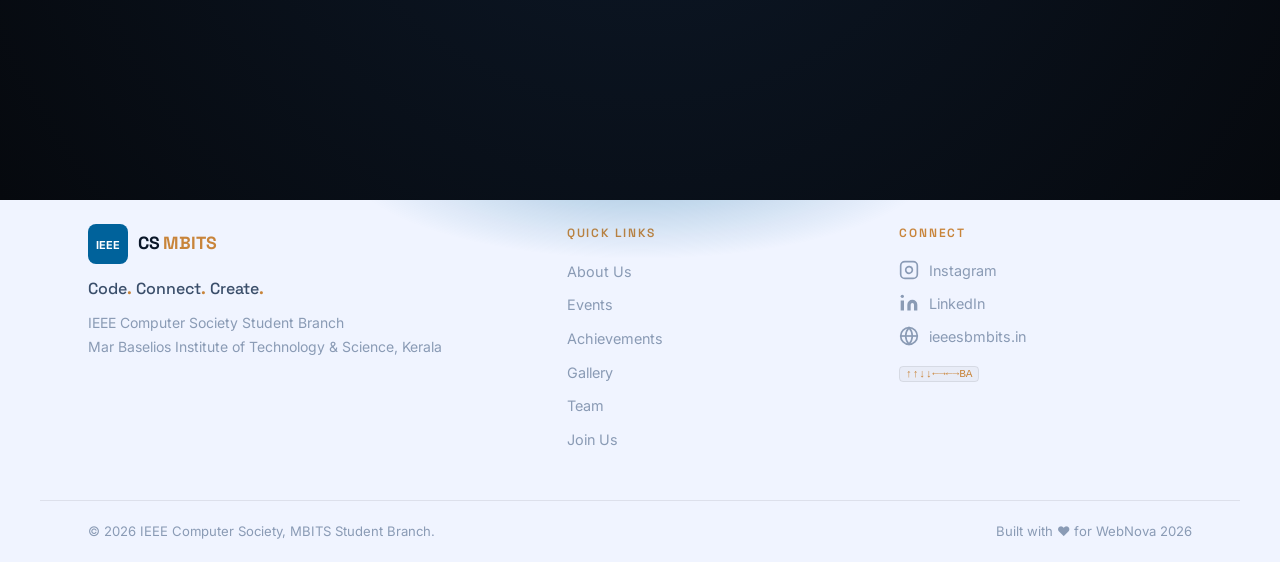
<file: team.html>
<!DOCTYPE html>
<html lang="en" data-theme="dark">
<head>
  <meta charset="UTF-8"/>
  <meta name="viewport" content="width=device-width, initial-scale=1.0"/>
  <meta name="description" content="IEEE CS MBITS Executive Committee — meet the passionate leaders of our student branch for 2025-26."/>
  <title>Team | IEEE CS MBITS</title>
  <link rel="preconnect" href="https://fonts.googleapis.com"/>
  <link rel="preconnect" href="https://fonts.gstatic.com" crossorigin/>
  <link href="https://fonts.googleapis.com/css2?family=Inter:wght@300;400;500;600;700&family=Space+Grotesk:wght@400;500;600;700&display=swap" rel="stylesheet"/>
  <link rel="stylesheet" href="css/style.css"/>
</head>
<body>
  <div class="cursor-dot" aria-hidden="true"></div>
  <div class="cursor-outline" aria-hidden="true"></div>
  <div class="scroll-progress" role="progressbar" aria-label="Scroll progress" aria-valuenow="0" aria-valuemin="0" aria-valuemax="100"></div>
  <canvas id="bg-canvas" aria-hidden="true"></canvas>

  <header class="nav-header" role="banner">
    <nav class="nav-container" aria-label="Main navigation">
      <a href="index.html" class="nav-logo" aria-label="IEEE CS MBITS Home">
        <svg class="logo-icon" viewBox="0 0 44 44" width="44" height="44" aria-hidden="true">
          <defs>
            <linearGradient id="logoGradTeam" x1="0%" y1="0%" x2="100%" y2="100%">
              <stop offset="0%" stop-color="#0082CC"/>
              <stop offset="100%" stop-color="#00629B"/>
            </linearGradient>
          </defs>
          <rect width="44" height="44" rx="10" fill="url(#logoGradTeam)"/>
          <polygon points="22,6 38,22 22,38 6,22" fill="none" stroke="#ffffff" stroke-width="2.2" stroke-linejoin="round"/>
          <path d="M14 22 L22 14 L30 22 L22 30 Z" fill="rgba(255,255,255,0.2)"/>
          <circle cx="22" cy="22" r="3" fill="#E5A93C"/>
          <path d="M22 10 L22 34 M10 22 L34 22" stroke="rgba(255,255,255,0.4)" stroke-width="1.2"/>
        </svg>
        <div style="display:flex;flex-direction:column;text-align:left;">
          <span class="logo-text">IEEE CS <span class="accent">MBITS</span></span>
          <span style="font-size:0.65rem;letter-spacing:0.12em;text-transform:uppercase;color:var(--text-muted);font-weight:600;margin-top:-2px;">Student Branch Chapter</span>
        </div>
      </a>
      <ul class="nav-links" role="list"><li><a href="index.html" class="nav-link">Home</a></li><li><a href="about.html" class="nav-link">About</a></li><li><a href="events.html" class="nav-link">Events</a></li><li><a href="achievements.html" class="nav-link">Achievements</a></li><li><a href="gallery.html" class="nav-link">Gallery</a></li><li><a href="team.html" class="nav-link active">Team</a></li><li><a href="contact.html" class="nav-link">Contact</a></li></ul>
      <div class="nav-controls"><button id="theme-toggle" class="btn-icon" aria-label="Toggle theme"><svg class="icon-moon" viewBox="0 0 24 24" width="20" height="20" fill="none" stroke="currentColor" stroke-width="2"><path d="M21 12.79A9 9 0 1 1 11.21 3 7 7 0 0 0 21 12.79z"/></svg><svg class="icon-sun" viewBox="0 0 24 24" width="20" height="20" fill="none" stroke="currentColor" stroke-width="2"><circle cx="12" cy="12" r="5"/><line x1="12" y1="1" x2="12" y2="3"/><line x1="12" y1="21" x2="12" y2="23"/><line x1="4.22" y1="4.22" x2="5.64" y2="5.64"/><line x1="18.36" y1="18.36" x2="19.78" y2="19.78"/><line x1="1" y1="12" x2="3" y2="12"/><line x1="21" y1="12" x2="23" y2="12"/><line x1="4.22" y1="19.78" x2="5.64" y2="18.36"/><line x1="18.36" y1="5.64" x2="19.78" y2="4.22"/></svg></button><button id="hamburger" class="btn-icon hamburger" aria-label="Toggle menu" aria-expanded="false" aria-controls="mobile-menu"><span class="ham-line"></span><span class="ham-line"></span><span class="ham-line"></span></button></div>
    </nav>
    <div id="mobile-menu" class="mobile-menu" aria-hidden="true"><ul class="mobile-nav-links" role="list"><li><a href="index.html" class="mobile-nav-link">Home</a></li><li><a href="about.html" class="mobile-nav-link">About</a></li><li><a href="events.html" class="mobile-nav-link">Events</a></li><li><a href="achievements.html" class="mobile-nav-link">Achievements</a></li><li><a href="gallery.html" class="mobile-nav-link">Gallery</a></li><li><a href="team.html" class="mobile-nav-link active">Team</a></li><li><a href="contact.html" class="mobile-nav-link">Contact</a></li></ul></div>
  </header>

  <main id="main-content">
    <section class="page-hero" aria-labelledby="team-heading">
      <div class="page-hero-content">
        <nav class="breadcrumb" aria-label="Breadcrumb"><a href="index.html">Home</a><span class="breadcrumb-sep" aria-hidden="true">›</span><span aria-current="page">Team</span></nav>
        <div class="page-hero-eyebrow reveal-fade">The People Behind It</div>
        <h1 id="team-heading" class="page-hero-title heading-reveal">Executive Committee</h1>
        <div class="line-reveal" style="margin:20px 0 24px;width:80px;"></div>
        <p class="page-hero-desc reveal-up">Meet the passionate leaders driving innovation, community, and impact at IEEE CS MBITS for 2025–26. Hover on any card to learn more.</p>
      </div>
    </section>

    <section class="section team-section" aria-label="Team members">
      <div class="container">

        <div class="section-label reveal-up">Core Team</div>
        <h2 class="section-title reveal-up" style="margin-bottom:36px;">Leadership <span class="text-gradient">2025–26</span></h2>

        <div class="team-grid" data-stagger data-stagger-base="0" data-stagger-step="0.08">

          <div class="team-card stagger-item" role="article" aria-label="Arjun Krishnan, Chairperson">
            <div class="team-card-inner">
              <div class="team-card-front glass-card">
                <div class="team-avatar" style="--avatar-hue:210" aria-hidden="true"><svg viewBox="0 0 80 80" width="80" height="80"><circle cx="40" cy="30" r="20" fill="rgba(255,255,255,0.15)"/><circle cx="40" cy="80" r="30" fill="rgba(255,255,255,0.08)"/><text x="50%" y="40%" dominant-baseline="middle" text-anchor="middle" font-size="22" fill="rgba(255,255,255,0.85)" font-family="Inter,sans-serif" font-weight="600">AK</text></svg></div>
                <h2 class="team-name">Arjun Krishnan</h2><p class="team-role">Chairperson</p><p class="team-flip-hint">Hover to learn more</p>
              </div>
              <div class="team-card-back glass-card">
                <h2 class="team-name">Arjun Krishnan</h2><p class="team-role accent">Chairperson</p>
                <p class="team-bio">Final-year CSE student with a passion for full-stack development and open-source. Led the chapter through its most impactful year.</p>
                <div class="team-socials"><a href="#" class="social-icon-link" aria-label="LinkedIn"><svg viewBox="0 0 24 24" width="20" height="20" fill="currentColor" aria-hidden="true"><path d="M16 8a6 6 0 0 1 6 6v7h-4v-7a2 2 0 0 0-4 0v7h-4v-7a6 6 0 0 1 6-6z"/><rect x="2" y="9" width="4" height="12"/><circle cx="4" cy="4" r="2"/></svg></a><a href="#" class="social-icon-link" aria-label="GitHub"><svg viewBox="0 0 24 24" width="20" height="20" fill="currentColor" aria-hidden="true"><path d="M9 19c-5 1.5-5-2.5-7-3m14 6v-3.87a3.37 3.37 0 0 0-.94-2.61c3.14-.35 6.44-1.54 6.44-7A5.44 5.44 0 0 0 20 4.77 5.07 5.07 0 0 0 19.91 1S18.73.65 16 2.48a13.38 13.38 0 0 0-7 0C6.27.65 5.09 1 5.09 1A5.07 5.07 0 0 0 5 4.77a5.44 5.44 0 0 0-1.5 3.78c0 5.42 3.3 6.61 6.44 7A3.37 3.37 0 0 0 9 18.13V22"/></svg></a></div>
              </div>
            </div>
          </div>

          <div class="team-card stagger-item" role="article" aria-label="Sneha Menon, Vice Chairperson">
            <div class="team-card-inner">
              <div class="team-card-front glass-card">
                <div class="team-avatar" style="--avatar-hue:280" aria-hidden="true"><svg viewBox="0 0 80 80" width="80" height="80"><circle cx="40" cy="30" r="20" fill="rgba(255,255,255,0.15)"/><circle cx="40" cy="80" r="30" fill="rgba(255,255,255,0.08)"/><text x="50%" y="40%" dominant-baseline="middle" text-anchor="middle" font-size="22" fill="rgba(255,255,255,0.85)" font-family="Inter,sans-serif" font-weight="600">SM</text></svg></div>
                <h2 class="team-name">Sneha Menon</h2><p class="team-role">Vice Chairperson</p><p class="team-flip-hint">Hover to learn more</p>
              </div>
              <div class="team-card-back glass-card">
                <h2 class="team-name">Sneha Menon</h2><p class="team-role accent">Vice Chairperson</p>
                <p class="team-bio">AI/ML enthusiast and research intern at IISc. Drives the chapter's technical workshops and inter-collegiate collaborations.</p>
                <div class="team-socials"><a href="#" class="social-icon-link" aria-label="LinkedIn"><svg viewBox="0 0 24 24" width="20" height="20" fill="currentColor" aria-hidden="true"><path d="M16 8a6 6 0 0 1 6 6v7h-4v-7a2 2 0 0 0-4 0v7h-4v-7a6 6 0 0 1 6-6z"/><rect x="2" y="9" width="4" height="12"/><circle cx="4" cy="4" r="2"/></svg></a></div>
              </div>
            </div>
          </div>

          <div class="team-card stagger-item" role="article" aria-label="Rohan Das, Secretary">
            <div class="team-card-inner">
              <div class="team-card-front glass-card">
                <div class="team-avatar" style="--avatar-hue:160" aria-hidden="true"><svg viewBox="0 0 80 80" width="80" height="80"><circle cx="40" cy="30" r="20" fill="rgba(255,255,255,0.15)"/><circle cx="40" cy="80" r="30" fill="rgba(255,255,255,0.08)"/><text x="50%" y="40%" dominant-baseline="middle" text-anchor="middle" font-size="22" fill="rgba(255,255,255,0.85)" font-family="Inter,sans-serif" font-weight="600">RD</text></svg></div>
                <h2 class="team-name">Rohan Das</h2><p class="team-role">Secretary</p><p class="team-flip-hint">Hover to learn more</p>
              </div>
              <div class="team-card-back glass-card">
                <h2 class="team-name">Rohan Das</h2><p class="team-role accent">Secretary</p>
                <p class="team-bio">Third-year ECE student and competitive programmer. Manages chapter logistics and coordinates with IEEE Kerala Section.</p>
                <div class="team-socials"><a href="#" class="social-icon-link" aria-label="LinkedIn"><svg viewBox="0 0 24 24" width="20" height="20" fill="currentColor" aria-hidden="true"><path d="M16 8a6 6 0 0 1 6 6v7h-4v-7a2 2 0 0 0-4 0v7h-4v-7a6 6 0 0 1 6-6z"/><rect x="2" y="9" width="4" height="12"/><circle cx="4" cy="4" r="2"/></svg></a></div>
              </div>
            </div>
          </div>

          <div class="team-card stagger-item" role="article" aria-label="Priya Nair, Treasurer">
            <div class="team-card-inner">
              <div class="team-card-front glass-card">
                <div class="team-avatar" style="--avatar-hue:35" aria-hidden="true"><svg viewBox="0 0 80 80" width="80" height="80"><circle cx="40" cy="30" r="20" fill="rgba(255,255,255,0.15)"/><circle cx="40" cy="80" r="30" fill="rgba(255,255,255,0.08)"/><text x="50%" y="40%" dominant-baseline="middle" text-anchor="middle" font-size="22" fill="rgba(255,255,255,0.85)" font-family="Inter,sans-serif" font-weight="600">PN</text></svg></div>
                <h2 class="team-name">Priya Nair</h2><p class="team-role">Treasurer</p><p class="team-flip-hint">Hover to learn more</p>
              </div>
              <div class="team-card-back glass-card">
                <h2 class="team-name">Priya Nair</h2><p class="team-role accent">Treasurer</p>
                <p class="team-bio">Manages the chapter's finances and leads the Web team, building digital experiences that inspire and engage.</p>
                <div class="team-socials"><a href="#" class="social-icon-link" aria-label="LinkedIn"><svg viewBox="0 0 24 24" width="20" height="20" fill="currentColor" aria-hidden="true"><path d="M16 8a6 6 0 0 1 6 6v7h-4v-7a2 2 0 0 0-4 0v7h-4v-7a6 6 0 0 1 6-6z"/><rect x="2" y="9" width="4" height="12"/><circle cx="4" cy="4" r="2"/></svg></a></div>
              </div>
            </div>
          </div>

          <div class="team-card stagger-item" role="article" aria-label="Aarav Thomas, Technical Lead">
            <div class="team-card-inner">
              <div class="team-card-front glass-card">
                <div class="team-avatar" style="--avatar-hue:190" aria-hidden="true"><svg viewBox="0 0 80 80" width="80" height="80"><circle cx="40" cy="30" r="20" fill="rgba(255,255,255,0.15)"/><circle cx="40" cy="80" r="30" fill="rgba(255,255,255,0.08)"/><text x="50%" y="40%" dominant-baseline="middle" text-anchor="middle" font-size="22" fill="rgba(255,255,255,0.85)" font-family="Inter,sans-serif" font-weight="600">AT</text></svg></div>
                <h2 class="team-name">Aarav Thomas</h2><p class="team-role">Technical Lead</p><p class="team-flip-hint">Hover to learn more</p>
              </div>
              <div class="team-card-back glass-card">
                <h2 class="team-name">Aarav Thomas</h2><p class="team-role accent">Technical Lead</p>
                <p class="team-bio">Full-stack developer and open-source contributor. Spearheads hackathon problem-setting and leads technical workshops.</p>
                <div class="team-socials"><a href="#" class="social-icon-link" aria-label="LinkedIn"><svg viewBox="0 0 24 24" width="20" height="20" fill="currentColor" aria-hidden="true"><path d="M16 8a6 6 0 0 1 6 6v7h-4v-7a2 2 0 0 0-4 0v7h-4v-7a6 6 0 0 1 6-6z"/><rect x="2" y="9" width="4" height="12"/><circle cx="4" cy="4" r="2"/></svg></a><a href="#" class="social-icon-link" aria-label="GitHub"><svg viewBox="0 0 24 24" width="20" height="20" fill="currentColor" aria-hidden="true"><path d="M9 19c-5 1.5-5-2.5-7-3m14 6v-3.87a3.37 3.37 0 0 0-.94-2.61c3.14-.35 6.44-1.54 6.44-7A5.44 5.44 0 0 0 20 4.77 5.07 5.07 0 0 0 19.91 1S18.73.65 16 2.48a13.38 13.38 0 0 0-7 0C6.27.65 5.09 1 5.09 1A5.07 5.07 0 0 0 5 4.77a5.44 5.44 0 0 0-1.5 3.78c0 5.42 3.3 6.61 6.44 7A3.37 3.37 0 0 0 9 18.13V22"/></svg></a></div>
              </div>
            </div>
          </div>

          <div class="team-card stagger-item" role="article" aria-label="Divya Raj, Design Lead">
            <div class="team-card-inner">
              <div class="team-card-front glass-card">
                <div class="team-avatar" style="--avatar-hue:320" aria-hidden="true"><svg viewBox="0 0 80 80" width="80" height="80"><circle cx="40" cy="30" r="20" fill="rgba(255,255,255,0.15)"/><circle cx="40" cy="80" r="30" fill="rgba(255,255,255,0.08)"/><text x="50%" y="40%" dominant-baseline="middle" text-anchor="middle" font-size="22" fill="rgba(255,255,255,0.85)" font-family="Inter,sans-serif" font-weight="600">DR</text></svg></div>
                <h2 class="team-name">Divya Raj</h2><p class="team-role">Design Lead</p><p class="team-flip-hint">Hover to learn more</p>
              </div>
              <div class="team-card-back glass-card">
                <h2 class="team-name">Divya Raj</h2><p class="team-role accent">Design Lead</p>
                <p class="team-bio">UI/UX designer and Figma power-user. Creates beautiful, accessible interfaces for all IEEE CS MBITS digital and print materials.</p>
                <div class="team-socials"><a href="#" class="social-icon-link" aria-label="LinkedIn"><svg viewBox="0 0 24 24" width="20" height="20" fill="currentColor" aria-hidden="true"><path d="M16 8a6 6 0 0 1 6 6v7h-4v-7a2 2 0 0 0-4 0v7h-4v-7a6 6 0 0 1 6-6z"/><rect x="2" y="9" width="4" height="12"/><circle cx="4" cy="4" r="2"/></svg></a><a href="#" class="social-icon-link" aria-label="Instagram"><svg viewBox="0 0 24 24" width="20" height="20" fill="none" stroke="currentColor" stroke-width="2" aria-hidden="true"><rect x="2" y="2" width="20" height="20" rx="5"/><path d="M16 11.37A4 4 0 1 1 12.63 8 4 4 0 0 1 16 11.37z"/><line x1="17.5" y1="6.5" x2="17.51" y2="6.5"/></svg></a></div>
              </div>
            </div>
          </div>

          <div class="team-card stagger-item" role="article" aria-label="Meera Pillai, Events Lead">
            <div class="team-card-inner">
              <div class="team-card-front glass-card">
                <div class="team-avatar" style="--avatar-hue:50" aria-hidden="true"><svg viewBox="0 0 80 80" width="80" height="80"><circle cx="40" cy="30" r="20" fill="rgba(255,255,255,0.15)"/><circle cx="40" cy="80" r="30" fill="rgba(255,255,255,0.08)"/><text x="50%" y="40%" dominant-baseline="middle" text-anchor="middle" font-size="22" fill="rgba(255,255,255,0.85)" font-family="Inter,sans-serif" font-weight="600">MP</text></svg></div>
                <h2 class="team-name">Meera Pillai</h2><p class="team-role">Events Lead</p><p class="team-flip-hint">Hover to learn more</p>
              </div>
              <div class="team-card-back glass-card">
                <h2 class="team-name">Meera Pillai</h2><p class="team-role accent">Events Lead</p>
                <p class="team-bio">The engine behind every event — Meera orchestrates logistics, outreach, and partnerships to make each program a success.</p>
                <div class="team-socials"><a href="#" class="social-icon-link" aria-label="LinkedIn"><svg viewBox="0 0 24 24" width="20" height="20" fill="currentColor" aria-hidden="true"><path d="M16 8a6 6 0 0 1 6 6v7h-4v-7a2 2 0 0 0-4 0v7h-4v-7a6 6 0 0 1 6-6z"/><rect x="2" y="9" width="4" height="12"/><circle cx="4" cy="4" r="2"/></svg></a></div>
              </div>
            </div>
          </div>

          <div class="team-card stagger-item" role="article" aria-label="Kiran Varghese, Outreach Lead">
            <div class="team-card-inner">
              <div class="team-card-front glass-card">
                <div class="team-avatar" style="--avatar-hue:130" aria-hidden="true"><svg viewBox="0 0 80 80" width="80" height="80"><circle cx="40" cy="30" r="20" fill="rgba(255,255,255,0.15)"/><circle cx="40" cy="80" r="30" fill="rgba(255,255,255,0.08)"/><text x="50%" y="40%" dominant-baseline="middle" text-anchor="middle" font-size="22" fill="rgba(255,255,255,0.85)" font-family="Inter,sans-serif" font-weight="600">KV</text></svg></div>
                <h2 class="team-name">Kiran Varghese</h2><p class="team-role">Outreach Lead</p><p class="team-flip-hint">Hover to learn more</p>
              </div>
              <div class="team-card-back glass-card">
                <h2 class="team-name">Kiran Varghese</h2><p class="team-role accent">Outreach Lead</p>
                <p class="team-bio">Bridges IEEE CS MBITS with the broader community — building partnerships with industry, alumni, and sister branches.</p>
                <div class="team-socials"><a href="#" class="social-icon-link" aria-label="LinkedIn"><svg viewBox="0 0 24 24" width="20" height="20" fill="currentColor" aria-hidden="true"><path d="M16 8a6 6 0 0 1 6 6v7h-4v-7a2 2 0 0 0-4 0v7h-4v-7a6 6 0 0 1 6-6z"/><rect x="2" y="9" width="4" height="12"/><circle cx="4" cy="4" r="2"/></svg></a></div>
              </div>
            </div>
          </div>

        </div>

        <!-- Faculty Advisor -->
        <div style="margin-top:64px;">
          <div class="section-label reveal-up">Guidance</div>
          <h2 class="section-title reveal-up">Faculty <span class="text-gradient">Advisor</span></h2>
          <div class="reveal-zoom" style="--delay:.1s;max-width:480px;">
            <div class="glass-card" style="padding:32px;display:flex;gap:24px;align-items:center;">
              <div class="team-avatar" style="--avatar-hue:210;width:80px;height:80px;flex-shrink:0;border-radius:50%;" aria-hidden="true"><svg viewBox="0 0 80 80" width="80" height="80"><circle cx="40" cy="30" r="20" fill="rgba(255,255,255,0.15)"/><circle cx="40" cy="80" r="30" fill="rgba(255,255,255,0.08)"/><text x="50%" y="40%" dominant-baseline="middle" text-anchor="middle" font-size="22" fill="rgba(255,255,255,0.85)" font-family="Inter,sans-serif" font-weight="600">FA</text></svg></div>
              <div>
                <h3 style="font-family:var(--font-display);font-size:1.1rem;font-weight:600;margin-bottom:4px;">Dr. Anitha Joseph</h3>
                <p style="font-size:0.82rem;color:var(--accent);margin-bottom:10px;font-weight:500;">Faculty Advisor, IEEE CS MBITS</p>
                <p style="font-size:0.875rem;color:var(--text-secondary);line-height:1.6;">Associate Professor, Dept. of CSE, MBITS. IEEE Senior Member with 15+ years of research experience in distributed systems and cloud computing.</p>
              </div>
            </div>
          </div>
        </div>

      </div>
    </section>
  </main>

  <footer class="footer" role="contentinfo">
    <div class="footer-glow" aria-hidden="true"></div>
    <div class="container footer-grid">
      <div class="footer-brand"><a href="index.html" class="nav-logo footer-logo" aria-label="Home"><svg class="logo-icon" viewBox="0 0 40 40" width="40" height="40" aria-hidden="true"><rect width="40" height="40" rx="8" fill="var(--primary)"/><text x="50%" y="55%" dominant-baseline="middle" text-anchor="middle" font-family="Inter,sans-serif" font-weight="700" font-size="11" fill="#fff">IEEE</text></svg><span class="logo-text">CS <span class="accent">MBITS</span></span></a><p class="footer-tagline">Code<span class="accent-dot">.</span> Connect<span class="accent-dot">.</span> Create<span class="accent-dot">.</span></p><p class="footer-desc">IEEE Computer Society Student Branch<br/>Mar Baselios Institute of Technology &amp; Science, Kerala</p></div>
      <nav class="footer-links" aria-label="Footer navigation"><h4 class="footer-heading">Quick Links</h4><ul role="list"><li><a href="about.html">About Us</a></li><li><a href="events.html">Events</a></li><li><a href="achievements.html">Achievements</a></li><li><a href="gallery.html">Gallery</a></li><li><a href="team.html">Team</a></li><li><a href="contact.html">Join Us</a></li></ul></nav>
      <div class="footer-connect"><h4 class="footer-heading">Connect</h4><div class="footer-socials"><a href="https://instagram.com/ieeecsmbits" class="footer-social-link" target="_blank" rel="noopener noreferrer" aria-label="Instagram"><svg viewBox="0 0 24 24" width="20" height="20" fill="none" stroke="currentColor" stroke-width="2" aria-hidden="true"><rect x="2" y="2" width="20" height="20" rx="5"/><path d="M16 11.37A4 4 0 1 1 12.63 8 4 4 0 0 1 16 11.37z"/><line x1="17.5" y1="6.5" x2="17.51" y2="6.5"/></svg>Instagram</a><a href="https://linkedin.com/company/ieeecsmbits" class="footer-social-link" target="_blank" rel="noopener noreferrer" aria-label="LinkedIn"><svg viewBox="0 0 24 24" width="20" height="20" fill="currentColor" aria-hidden="true"><path d="M16 8a6 6 0 0 1 6 6v7h-4v-7a2 2 0 0 0-4 0v7h-4v-7a6 6 0 0 1 6-6z"/><rect x="2" y="9" width="4" height="12"/><circle cx="4" cy="4" r="2"/></svg>LinkedIn</a><a href="https://ieeesbmbits.in" class="footer-social-link" target="_blank" rel="noopener noreferrer" aria-label="Website"><svg viewBox="0 0 24 24" width="20" height="20" fill="none" stroke="currentColor" stroke-width="2" aria-hidden="true"><circle cx="12" cy="12" r="10"/><line x1="2" y1="12" x2="22" y2="12"/><path d="M12 2a15.3 15.3 0 0 1 4 10 15.3 15.3 0 0 1-4 10 15.3 15.3 0 0 1-4-10 15.3 15.3 0 0 1 4-10z"/></svg>ieeesbmbits.in</a></div><p class="footer-konami-hint" aria-hidden="true"><kbd>&#8593;&#8593;&#8595;&#8595;&#8592;&#8594;&#8592;&#8594;BA</kbd></p></div>
    </div>
    <div class="footer-bottom"><p>&copy; <span id="year"></span> IEEE Computer Society, MBITS Student Branch.</p><p class="footer-built">Built with &#10084;&#65039; for WebNova 2026</p></div>
  </footer>
  <div id="easter-egg" class="easter-egg" aria-hidden="true"><div class="easter-egg-content"><p class="ee-text">&#127918; KONAMI CODE!</p><p class="ee-sub">Tech ninja &#129399; confirmed.</p><p class="ee-code">&#8593; &#8593; &#8595; &#8595; &#8592; &#8594; &#8592; &#8594; B A</p><button class="btn btn-ghost" id="ee-close">Close</button></div></div>
  <script src="js/script.js"></script>
</body>
</html>
</file>
<file: css/style.css>
/* ══════════════════════════════════════════════════════════════
   IEEE CS MBITS — WebNova 2026
   css/style.css  ·  v2 — Multi-page + Enhanced Scroll Animations
   ══════════════════════════════════════════════════════════════ */

/* ══════════ CSS CUSTOM PROPERTIES (THEMES) ══════════ */
:root {
  --primary:        #00629B;
  --primary-light:  #0082CC;
  --primary-glow:   rgba(0, 98, 155, 0.35);
  --accent:         #C8843A;
  --accent-light:   #E8A056;
  --accent-glow:    rgba(200, 132, 58, 0.35);

  /* Dark theme */
  --bg:             #080C12;
  --bg-2:           #0D1320;
  --bg-3:           #111927;
  --surface:        rgba(255, 255, 255, 0.04);
  --surface-hover:  rgba(255, 255, 255, 0.08);
  --border:         rgba(255, 255, 255, 0.08);
  --border-accent:  rgba(0, 98, 155, 0.4);
  --text-primary:   #F0F4FF;
  --text-secondary: #8A9BB5;
  --text-muted:     #4A5A72;

  --glass-bg:       rgba(13, 19, 32, 0.72);
  --glass-border:   rgba(255, 255, 255, 0.10);
  --glass-blur:     18px;

  --font-body:      'Inter', system-ui, sans-serif;
  --font-display:   'Space Grotesk', 'Inter', sans-serif;

  --nav-h:          72px;
  --section-pad:    clamp(64px, 8vw, 120px);
  --container-max:  1200px;
  --radius-sm:      8px;
  --radius-md:      16px;
  --radius-lg:      24px;

  --ease-out:       cubic-bezier(0.16, 1, 0.3, 1);
  --ease-spring:    cubic-bezier(0.34, 1.56, 0.64, 1);
  --t-fast:         150ms;
  --t-med:          300ms;
  --t-slow:         600ms;
}

/* Light theme */
[data-theme="light"] {
  --bg:             #F0F4FF;
  --bg-2:           #E4EAF5;
  --bg-3:           #D8E2F0;
  --surface:        rgba(0, 0, 0, 0.03);
  --surface-hover:  rgba(0, 0, 0, 0.06);
  --border:         rgba(0, 0, 0, 0.08);
  --border-accent:  rgba(0, 98, 155, 0.3);
  --text-primary:   #0A1628;
  --text-secondary: #3A4E6A;
  --text-muted:     #8A9BB5;
  --glass-bg:       rgba(240, 244, 255, 0.78);
  --glass-border:   rgba(0, 0, 0, 0.08);
}

/* ══════════ RESET & BASE ══════════ */
*, *::before, *::after { box-sizing: border-box; margin: 0; padding: 0; }
html { scroll-behavior: smooth; font-size: 16px; -webkit-font-smoothing: antialiased; }

@media (prefers-reduced-motion: reduce) {
  *, *::before, *::after { animation-duration: 0.01ms !important; transition-duration: 0.01ms !important; }
  html { scroll-behavior: auto; }
  .cursor-dot, .cursor-outline { display: none; }
  /* Immediately show all reveal elements */
  .reveal-up, .reveal-left, .reveal-right, .reveal-zoom, .reveal-fade, .stagger-item {
    opacity: 1 !important; transform: none !important;
  }
}

body {
  font-family: var(--font-body);
  background-color: var(--bg);
  background-image: 
    /* Ambient IEEE Blue & Warm Amber aurora orbs */
    radial-gradient(circle at 15% 15%, rgba(0, 98, 155, 0.22) 0%, transparent 48%),
    radial-gradient(circle at 85% 20%, rgba(200, 132, 58, 0.15) 0%, transparent 42%),
    radial-gradient(circle at 50% 70%, rgba(0, 130, 204, 0.16) 0%, transparent 50%),
    radial-gradient(circle at 88% 85%, rgba(200, 132, 58, 0.12) 0%, transparent 45%),
    /* Micro tech blueprint dot-grid */
    radial-gradient(rgba(255, 255, 255, 0.055) 1px, transparent 1px);
  background-size: 100% 100%, 100% 100%, 100% 100%, 100% 100%, 36px 36px;
  background-attachment: fixed;
  color: var(--text-primary);
  line-height: 1.6;
  overflow-x: hidden;
  cursor: none;
  transition: background-color var(--t-slow) ease, color var(--t-med) ease;
}

[data-theme="light"] body {
  background-image:
    radial-gradient(circle at 15% 15%, rgba(0, 98, 155, 0.10) 0%, transparent 48%),
    radial-gradient(circle at 85% 20%, rgba(200, 132, 58, 0.08) 0%, transparent 42%),
    radial-gradient(circle at 50% 70%, rgba(0, 130, 204, 0.08) 0%, transparent 50%),
    radial-gradient(rgba(0, 30, 80, 0.05) 1px, transparent 1px);
  background-size: 100% 100%, 100% 100%, 100% 100%, 36px 36px;
  background-attachment: fixed;
}
@media (hover: none) { body { cursor: auto; } .cursor-dot, .cursor-outline { display: none; } }

img { max-width: 100%; display: block; }
a { color: inherit; text-decoration: none; }
ul { list-style: none; }
button { font-family: inherit; cursor: pointer; border: none; background: none; }

:focus-visible { outline: 2px solid var(--accent); outline-offset: 3px; border-radius: 4px; }
::-webkit-scrollbar { width: 6px; }
::-webkit-scrollbar-track { background: var(--bg); }
::-webkit-scrollbar-thumb { background: var(--primary); border-radius: 3px; }

/* ══════════ PAGE TRANSITION OVERLAY ══════════ */
.page-transition-overlay {
  position: fixed;
  inset: 0;
  z-index: 99999;
  background: linear-gradient(135deg, var(--bg-2), var(--primary-glow) 60%, var(--accent-glow));
  transform: scaleX(0);
  transform-origin: left;
  pointer-events: none;
}
.page-transition-overlay.slide-in  { animation: ptSlideIn  0.42s var(--ease-out) forwards; }
.page-transition-overlay.slide-out { animation: ptSlideOut 0.42s var(--ease-out) forwards; }
@keyframes ptSlideIn  { from { transform: scaleX(0) } to { transform: scaleX(1) } }
@keyframes ptSlideOut { from { transform: scaleX(1); transform-origin: right; } to { transform: scaleX(0); transform-origin: right; } }

/* ══════════ CANVAS BACKGROUND ══════════ */
#bg-canvas { position: fixed; inset: 0; z-index: 0; pointer-events: none; opacity: 0.5; }
[data-theme="light"] #bg-canvas { opacity: 0.15; }

/* ══════════ CUSTOM CURSOR ══════════ */
.cursor-dot {
  position: fixed; width: 8px; height: 8px;
  background: var(--accent); border-radius: 50%;
  pointer-events: none; z-index: 9999;
  transform: translate(-50%, -50%);
  transition: width var(--t-fast) ease, height var(--t-fast) ease, background var(--t-fast) ease;
  will-change: transform;
}
.cursor-outline {
  position: fixed; width: 36px; height: 36px;
  border: 1.5px solid var(--accent); border-radius: 50%;
  pointer-events: none; z-index: 9998;
  transform: translate(-50%, -50%);
  transition: width var(--t-med) var(--ease-out), height var(--t-med) var(--ease-out), opacity var(--t-med) ease;
  opacity: 0.6; will-change: transform;
}
body.cursor-hover .cursor-dot    { width: 12px; height: 12px; background: var(--primary-light); }
body.cursor-hover .cursor-outline { width: 52px; height: 52px; opacity: 0.35; border-color: var(--primary-light); }

/* ══════════ SCROLL PROGRESS BAR ══════════ */
.scroll-progress {
  position: fixed; top: 0; left: 0; width: 0%; height: 3px;
  background: linear-gradient(90deg, var(--primary), var(--accent));
  z-index: 10000; transition: width 50ms linear;
  box-shadow: 0 0 12px var(--accent-glow);
}

/* ══════════ UTILITY ══════════ */
.container {
  max-width: var(--container-max);
  margin: 0 auto;
  padding: 0 clamp(16px, 5vw, 48px);
}
.text-gradient {
  background: linear-gradient(135deg, var(--primary-light) 0%, var(--accent) 100%);
  -webkit-background-clip: text; -webkit-text-fill-color: transparent; background-clip: text;
}
.accent { color: var(--accent); }
.accent-dot { color: var(--accent); font-weight: 700; }

/* Glass card */
.glass-card {
  background: var(--glass-bg);
  backdrop-filter: blur(var(--glass-blur));
  -webkit-backdrop-filter: blur(var(--glass-blur));
  border: 1px solid var(--glass-border);
  border-radius: var(--radius-md);
  position: relative; overflow: hidden;
}
.glass-card::before {
  content: ''; position: absolute; inset: 0;
  background: linear-gradient(135deg, rgba(255,255,255,0.05) 0%, transparent 60%);
  pointer-events: none;
}

/* Section */
.section { padding: var(--section-pad) 0; position: relative; z-index: 1; }
.section-label {
  font-family: var(--font-display); font-size: 0.75rem; font-weight: 600;
  letter-spacing: 0.18em; text-transform: uppercase; color: var(--accent);
  margin-bottom: 12px; display: flex; align-items: center; gap: 10px;
}
.section-label::before { content: ''; display: block; width: 28px; height: 2px; background: var(--accent); border-radius: 1px; }
.section-title {
  font-family: var(--font-display); font-size: clamp(2rem, 4.5vw, 3.2rem);
  font-weight: 700; line-height: 1.15; margin-bottom: 16px; letter-spacing: -0.02em;
}
.section-subtitle {
  font-size: 1.05rem; color: var(--text-secondary);
  max-width: 620px; margin-bottom: 48px; line-height: 1.7;
}

/* Buttons */
.btn {
  display: inline-flex; align-items: center; gap: 8px;
  padding: 13px 28px; border-radius: 50px;
  font-family: var(--font-display); font-size: 0.95rem; font-weight: 600;
  letter-spacing: 0.02em; transition: all var(--t-med) var(--ease-out);
  position: relative; overflow: hidden;
}
.btn::after { content: ''; position: absolute; inset: 0; background: rgba(255,255,255,0.08); opacity: 0; transition: opacity var(--t-fast) ease; }
.btn:hover::after { opacity: 1; }
.btn-primary { background: linear-gradient(135deg, var(--primary), var(--primary-light)); color: #fff; box-shadow: 0 4px 24px var(--primary-glow); }
.btn-primary:hover { transform: translateY(-2px); box-shadow: 0 8px 32px var(--primary-glow); }
.btn-ghost { background: transparent; color: var(--text-primary); border: 1px solid var(--border); }
.btn-ghost:hover { border-color: var(--primary); color: var(--primary-light); transform: translateY(-2px); }
.btn-full { width: 100%; justify-content: center; }
.btn-sm { padding: 7px 16px; font-size: 0.82rem; border-radius: 50px; }
.btn-icon { width: 40px; height: 40px; display: flex; align-items: center; justify-content: center; border-radius: 50%; color: var(--text-secondary); transition: color var(--t-fast) ease, background var(--t-fast) ease; }
.btn-icon:hover { color: var(--text-primary); background: var(--surface); }

/* ══════════ NAVIGATION ══════════ */
.nav-header { position: fixed; top: 0; left: 0; right: 0; z-index: 1000; transition: background var(--t-slow) ease; }
.nav-header.scrolled {
  background: var(--glass-bg); backdrop-filter: blur(var(--glass-blur)); -webkit-backdrop-filter: blur(var(--glass-blur));
  border-bottom: 1px solid var(--glass-border); box-shadow: 0 4px 32px rgba(0,0,0,0.2);
}
.nav-container {
  max-width: var(--container-max); margin: 0 auto; padding: 0 clamp(16px, 5vw, 48px);
  height: var(--nav-h); display: flex; align-items: center; justify-content: space-between; gap: 24px;
}
.nav-logo { display: flex; align-items: center; gap: 10px; flex-shrink: 0; }
.logo-text { font-family: var(--font-display); font-size: 1.1rem; font-weight: 700; letter-spacing: -0.01em; white-space: nowrap; }
.nav-links { display: flex; align-items: center; gap: 4px; }
.nav-link {
  padding: 8px 14px; border-radius: 8px; font-size: 0.9rem; font-weight: 500;
  color: var(--text-secondary); transition: color var(--t-fast) ease, background var(--t-fast) ease;
  white-space: nowrap; position: relative;
}
.nav-link::after {
  content: ''; position: absolute; bottom: 2px; left: 14px; right: 14px; height: 2px;
  background: linear-gradient(90deg, var(--primary), var(--accent));
  border-radius: 1px; transform: scaleX(0); transition: transform var(--t-med) var(--ease-out);
}
.nav-link:hover::after, .nav-link.active::after { transform: scaleX(1); }
.nav-link:hover, .nav-link.active { color: var(--text-primary); background: var(--surface); }
.nav-controls { display: flex; align-items: center; gap: 4px; }
[data-theme="dark"]  .icon-sun  { display: none; }
[data-theme="light"] .icon-moon { display: none; }
[data-theme="light"] .icon-sun  { display: block; }

.hamburger { display: none; flex-direction: column; gap: 5px; width: 40px; height: 40px; justify-content: center; align-items: center; }
.ham-line { display: block; width: 22px; height: 2px; background: var(--text-primary); border-radius: 1px; transition: transform var(--t-med) var(--ease-out), opacity var(--t-med) ease; transform-origin: center; }
.hamburger[aria-expanded="true"] .ham-line:nth-child(1) { transform: translateY(7px) rotate(45deg); }
.hamburger[aria-expanded="true"] .ham-line:nth-child(2) { opacity: 0; transform: scaleX(0); }
.hamburger[aria-expanded="true"] .ham-line:nth-child(3) { transform: translateY(-7px) rotate(-45deg); }

.mobile-menu { display: none; flex-direction: column; background: var(--glass-bg); backdrop-filter: blur(var(--glass-blur)); -webkit-backdrop-filter: blur(var(--glass-blur)); border-bottom: 1px solid var(--glass-border); padding: 12px 0 20px; transform: translateY(-8px); opacity: 0; transition: transform var(--t-med) var(--ease-out), opacity var(--t-med) ease; }
.mobile-menu.open { transform: translateY(0); opacity: 1; }
.mobile-nav-links { display: flex; flex-direction: column; }
.mobile-nav-link { padding: 14px clamp(16px, 5vw, 48px); font-size: 1rem; font-weight: 500; color: var(--text-secondary); border-bottom: 1px solid var(--border); transition: color var(--t-fast) ease, padding-left var(--t-med) var(--ease-out); }
.mobile-nav-link:last-child { border-bottom: none; }
.mobile-nav-link:hover, .mobile-nav-link.active { color: var(--text-primary); padding-left: calc(clamp(16px, 5vw, 48px) + 8px); }

/* ══════════════════════════════════════════════════
   ENHANCED SCROLL ANIMATIONS & INTERACTION
   Classes: reveal-up · reveal-down · reveal-left · reveal-right
            reveal-zoom · reveal-fade · reveal-flip · stagger-item
            heading-reveal · line-reveal · glow-pulse
══════════════════════════════════════════════════ */

/* ── Base state (hidden before scroll reveal) ── */
.reveal-up,
.reveal-down,
.reveal-left,
.reveal-right,
.reveal-zoom,
.reveal-fade,
.reveal-flip,
.stagger-item {
  opacity: 0;
  will-change: transform, opacity;
  transition:
    opacity   0.8s cubic-bezier(0.16, 1, 0.3, 1) var(--delay, 0s),
    transform 0.8s cubic-bezier(0.16, 1, 0.3, 1) var(--delay, 0s);
}
.reveal-up    { transform: translateY(44px); }
.reveal-down  { transform: translateY(-44px); }
.reveal-left  { transform: translateX(-56px); }
.reveal-right { transform: translateX(56px); }
.reveal-zoom  { transform: scale(0.85); }
.reveal-fade  { transform: none; }
.reveal-flip  { transform: perspective(800px) rotateX(15deg) translateY(36px); }
.stagger-item {
  transform: translateY(36px);
  /* delay set dynamically by JS or data-stagger */
}
.stagger-item.reveal-zoom {
  transform: scale(0.85) translateY(24px);
}

/* ── Revealed state ── */
.reveal-up.revealed,
.reveal-down.revealed,
.reveal-left.revealed,
.reveal-right.revealed,
.reveal-zoom.revealed,
.reveal-fade.revealed,
.reveal-flip.revealed,
.stagger-item.revealed {
  opacity: 1;
  transform: none;
}

/* ── Heading char-by-char reveal ── */
.heading-reveal {
  overflow: hidden;
  display: block;
}
.heading-reveal .char {
  display: inline-block;
  opacity: 0;
  transform: translateY(115%) rotate(4deg);
  transition: opacity 0.55s cubic-bezier(0.16, 1, 0.3, 1), transform 0.55s cubic-bezier(0.16, 1, 0.3, 1);
}
.heading-reveal.revealed .char {
  opacity: 1;
  transform: none;
}

/* ── Horizontal line draw-in on scroll ── */
.line-reveal {
  height: 2px;
  background: linear-gradient(90deg, var(--primary), var(--accent));
  transform: scaleX(0);
  transform-origin: left;
  border-radius: 1px;
  transition: transform 0.9s cubic-bezier(0.16, 1, 0.3, 1) var(--delay, 0.15s);
}
.line-reveal.revealed { transform: scaleX(1); }

/* ── Counters glow and pulse when animating ── */
.stat-number.counting {
  color: var(--accent);
  text-shadow: 0 0 16px var(--accent-glow);
  transition: color 0.3s ease;
}

/* ── Glow pulse on scroll ── */
.glow-pulse {
  position: relative;
}
.glow-pulse::after {
  content: '';
  position: absolute;
  inset: -1px;
  border-radius: inherit;
  border: 1px solid var(--primary-light);
  opacity: 0;
  transition: opacity 0.5s ease;
}
.glow-pulse.revealed::after {
  animation: pulseAura 2.4s ease-out infinite;
}
@keyframes pulseAura {
  0%   { opacity: 0.8; transform: scale(1); }
  70%  { opacity: 0;   transform: scale(1.04); }
  100% { opacity: 0;   transform: scale(1.04); }
}

/* ── PAGE TRANSITION OVERLAY ── */
.page-transition-overlay {
  position: fixed;
  inset: 0;
  z-index: 99999;
  background: radial-gradient(circle at 50% 50%, #0d1929 0%, #06090e 100%);
  transform: translateY(100%);
  pointer-events: none;
  transition: transform 0.4s cubic-bezier(0.77, 0, 0.175, 1);
}
.page-transition-overlay::after {
  content: '';
  position: absolute;
  top: 0;
  left: 0;
  right: 0;
  height: 3px;
  background: linear-gradient(90deg, var(--primary), var(--accent), var(--primary-light));
  box-shadow: 0 0 16px var(--accent-glow);
}
.page-transition-overlay.slide-in {
  transform: translateY(0);
  pointer-events: all;
}
.page-transition-overlay.slide-out {
  transform: translateY(-100%);
  pointer-events: none;
}

/* ── BACK-TO-TOP BUTTON WITH CIRCULAR SCROLL PROGRESS ── */
.back-to-top {
  position: fixed;
  bottom: 28px;
  right: 28px;
  width: 48px;
  height: 48px;
  border-radius: 50%;
  background: var(--bg-2);
  border: 1px solid var(--border-accent);
  color: var(--accent);
  display: flex;
  align-items: center;
  justify-content: center;
  cursor: pointer;
  z-index: 800;
  opacity: 0;
  transform: translateY(20px) scale(0.85);
  pointer-events: none;
  transition: all 0.35s cubic-bezier(0.16, 1, 0.3, 1);
  box-shadow: 0 8px 24px rgba(0,0,0,0.4);
}
.back-to-top.visible {
  opacity: 1;
  transform: translateY(0) scale(1);
  pointer-events: all;
}
.back-to-top:hover {
  transform: translateY(-4px) scale(1.08);
  box-shadow: 0 12px 32px var(--primary-glow);
  background: var(--surface-hover);
  color: #fff;
}
.back-to-top svg.progress-ring {
  position: absolute;
  inset: 0;
  transform: rotate(-90deg);
  width: 48px;
  height: 48px;
}
.back-to-top circle.progress-circle {
  stroke-dasharray: 138;
  stroke-dashoffset: 138;
  transition: stroke-dashoffset 0.12s linear;
}

/* ── FAQ ACCORDION ── */
.faq-list {
  display: flex;
  flex-direction: column;
  gap: 14px;
  max-width: 840px;
  margin: 32px auto 0;
}
.faq-item {
  border-radius: var(--radius-md);
  border: 1px solid var(--border);
  background: var(--glass-bg);
  backdrop-filter: blur(12px);
  overflow: hidden;
  transition: border-color var(--t-fast) ease, box-shadow var(--t-fast) ease;
}
.faq-item:hover, .faq-item.open {
  border-color: var(--border-accent);
}
.faq-item.open {
  box-shadow: 0 8px 32px rgba(0, 98, 155, 0.12);
}
.faq-question {
  width: 100%;
  padding: 20px 24px;
  background: transparent;
  border: none;
  color: var(--text-primary);
  font-family: var(--font-display);
  font-size: 1.05rem;
  font-weight: 600;
  text-align: left;
  display: flex;
  align-items: center;
  justify-content: space-between;
  gap: 16px;
  cursor: pointer;
}
.faq-icon {
  width: 24px;
  height: 24px;
  flex-shrink: 0;
  color: var(--accent);
  transition: transform var(--t-med) var(--ease-out);
}
.faq-item.open .faq-icon {
  transform: rotate(180deg);
}
.faq-answer {
  max-height: 0;
  overflow: hidden;
  transition: max-height 0.4s var(--ease-out), padding 0.3s ease;
  color: var(--text-secondary);
  font-size: 0.95rem;
  line-height: 1.7;
}
.faq-item.open .faq-answer {
  max-height: 320px;
  padding: 0 24px 22px;
}

/* ══════════ PAGE HERO BANNER (inner pages) ══════════ */
.page-hero {
  min-height: 44vh;
  display: flex; align-items: center;
  padding: calc(var(--nav-h) + 48px) clamp(16px,5vw,48px) 56px;
  position: relative; overflow: hidden; z-index: 1;
}
.page-hero::before {
  content: ''; position: absolute; top: -20%; left: -10%; width: 60%; height: 80%;
  background: radial-gradient(ellipse, var(--primary-glow), transparent 70%);
  pointer-events: none; animation: driftA 14s ease-in-out infinite alternate;
}
.page-hero::after {
  content: ''; position: absolute; bottom: -10%; right: -5%; width: 45%; height: 60%;
  background: radial-gradient(ellipse, var(--accent-glow), transparent 70%);
  pointer-events: none; animation: driftB 17s ease-in-out infinite alternate;
}
@keyframes driftA { from { transform: translate(0,0) scale(1); } to { transform: translate(5%,8%) scale(1.1); } }
@keyframes driftB { from { transform: translate(0,0) scale(1); } to { transform: translate(-8%,-5%) scale(1.15); } }

.page-hero-content { position: relative; z-index: 2; max-width: 700px; }
.page-hero-eyebrow {
  font-family: var(--font-display); font-size: 0.75rem; font-weight: 600;
  letter-spacing: 0.2em; text-transform: uppercase; color: var(--accent);
  display: flex; align-items: center; gap: 10px; margin-bottom: 14px;
}
.page-hero-eyebrow::before { content: ''; display: block; width: 28px; height: 2px; background: var(--accent); border-radius: 1px; }
.page-hero-title {
  font-family: var(--font-display); font-size: clamp(2.4rem, 5.5vw, 4rem);
  font-weight: 700; line-height: 1.08; letter-spacing: -0.03em; margin-bottom: 18px;
}
.page-hero-desc { font-size: 1.05rem; color: var(--text-secondary); max-width: 540px; line-height: 1.7; }

/* Breadcrumb */
.breadcrumb {
  display: flex; align-items: center; gap: 8px;
  font-size: 0.82rem; color: var(--text-muted); margin-bottom: 28px;
}
.breadcrumb a { color: var(--primary-light); transition: color var(--t-fast) ease; }
.breadcrumb a:hover { color: var(--accent); }
.breadcrumb-sep { opacity: 0.4; }

/* ══════════ HERO (index) ══════════ */
.hero-section {
  min-height: 100svh; display: flex; align-items: center; justify-content: center;
  padding: calc(var(--nav-h) + 40px) clamp(16px,5vw,48px) 60px;
  position: relative; overflow: hidden; z-index: 1;
}
.hero-section::before { content: ''; position: absolute; top:-30%; left:-20%; width:70%; height:80%; background:radial-gradient(ellipse, var(--primary-glow), transparent 65%); pointer-events:none; animation:driftA 12s ease-in-out infinite alternate; }
.hero-section::after  { content: ''; position: absolute; bottom:-10%; right:-15%; width:55%; height:55%; background:radial-gradient(ellipse, var(--accent-glow), transparent 65%); pointer-events:none; animation:driftB 15s ease-in-out infinite alternate; }

.hero-float { position: absolute; pointer-events: none; }
.hero-float--tl { top: clamp(100px,18vh,180px); left: clamp(16px,5vw,80px); padding:16px 22px; animation:floatA 6s ease-in-out infinite; display:flex; flex-direction:column; gap:4px; }
.hero-float--br { bottom:clamp(80px,12vh,140px); right:clamp(16px,5vw,80px); padding:16px 22px; animation:floatB 7s ease-in-out infinite; display:flex; flex-direction:column; gap:4px; }
.hero-float--tr { top:clamp(110px,16vh,160px); right:clamp(16px,6vw,120px); }
.float-label { font-size:0.72rem; color:var(--text-muted); letter-spacing:0.1em; text-transform:uppercase; }
.float-value { font-family:var(--font-display); font-size:1.6rem; font-weight:700; }
@keyframes floatA { 0%,100%{ transform:translateY(0) rotate(-2deg); } 50%{ transform:translateY(-16px) rotate(0deg); } }
@keyframes floatB { 0%,100%{ transform:translateY(0) rotate(2deg); } 50%{ transform:translateY(-12px) rotate(0deg); } }

.orbit-ring { width:80px; height:80px; border:1.5px solid var(--border-accent); border-radius:50%; position:relative; animation:spin 8s linear infinite; }
.orbit-ring::after { content:''; position:absolute; top:-4px; left:50%; width:8px; height:8px; background:var(--accent); border-radius:50%; transform:translateX(-50%); box-shadow:0 0 12px var(--accent-glow); }
@keyframes spin { to { transform:rotate(360deg); } }

.hero-content { text-align:center; max-width:800px; position:relative; z-index:2; }
.terminal-badge { display:inline-flex; align-items:center; gap:4px; background:var(--bg-3); border:1px solid var(--border); border-radius:var(--radius-sm); padding:8px 16px; font-family:'Courier New',monospace; font-size:0.875rem; color:var(--text-secondary); margin-bottom:28px; }
.terminal-prompt { color:var(--accent); font-weight:700; }
.terminal-text   { color:var(--primary-light); min-width:1ch; }
.terminal-cursor { color:var(--accent); animation:blink 1s step-end infinite; margin-left:1px; }
@keyframes blink { 0%,100%{ opacity:1; } 50%{ opacity:0; } }

.hero-title { font-family:var(--font-display); font-size:clamp(2.4rem,6vw,5rem); font-weight:700; line-height:1.1; letter-spacing:-0.03em; margin-bottom:16px; display:flex; flex-direction:column; align-items:center; }
.hero-title-line { display:block; opacity:0; transform:translateY(24px); animation:revealLine 0.7s var(--ease-out) forwards; }
.hero-title-line:nth-child(2) { animation-delay:0.12s; }
@keyframes revealLine { to { opacity:1; transform:translateY(0); } }
.hero-tagline { font-family:var(--font-display); font-size:clamp(1.1rem,2.5vw,1.5rem); font-weight:500; color:var(--text-secondary); margin-bottom:16px; letter-spacing:0.05em; }
.hero-sub { font-size:clamp(0.95rem,1.5vw,1.1rem); color:var(--text-secondary); max-width:560px; margin:0 auto 36px; line-height:1.7; }
.hero-actions { display:flex; gap:14px; justify-content:center; flex-wrap:wrap; margin-bottom:60px; }
.scroll-indicator { display:flex; flex-direction:column; align-items:center; gap:8px; color:var(--text-muted); font-size:0.75rem; letter-spacing:0.1em; text-transform:uppercase; animation:fadeUp 1s var(--ease-out) 0.8s both; }
.scroll-mouse { width:24px; height:38px; border:1.5px solid var(--text-muted); border-radius:12px; display:flex; justify-content:center; padding-top:6px; }
.scroll-wheel { width:4px; height:8px; background:var(--text-muted); border-radius:2px; animation:scrollWheel 2s ease-in-out infinite; }
@keyframes scrollWheel { 0%,100%{ transform:translateY(0); opacity:1; } 50%{ transform:translateY(10px); opacity:0.3; } }
@keyframes fadeUp { from{ opacity:0; transform:translateY(12px); } to{ opacity:1; transform:translateY(0); } }

/* ══════════ ABOUT PAGE ══════════ */
.about-section { background:linear-gradient(180deg,transparent 0%,var(--bg-2) 50%,transparent 100%); }
.about-grid { display:grid; grid-template-columns:repeat(auto-fit, minmax(260px,1fr)); gap:20px; }
.about-card { padding:32px 28px; transition:transform 0.35s cubic-bezier(0.25, 1, 0.5, 1), box-shadow 0.35s ease, border-color 0.35s ease; }
.about-card:hover { transform:translateY(-8px) scale(1.035); border-color:var(--primary-light); box-shadow:0 20px 48px rgba(0,98,155,0.28); z-index:2; }
.about-card-icon { width:56px; height:56px; background:var(--surface); border:1px solid var(--border-accent); border-radius:var(--radius-sm); display:flex; align-items:center; justify-content:center; margin-bottom:20px; transition:transform 0.3s ease; }
.about-card:hover .about-card-icon { transform:scale(1.12); border-color:var(--accent); }
.about-card-title { font-family:var(--font-display); font-size:1.15rem; font-weight:600; margin-bottom:10px; }
.about-card-text { font-size:0.9rem; color:var(--text-secondary); line-height:1.7; }
.about-list { font-size:0.9rem; color:var(--text-secondary); display:flex; flex-direction:column; gap:8px; }
.about-list li { padding-left:16px; position:relative; line-height:1.5; }
.about-list li::before { content:''; position:absolute; left:0; top:8px; width:6px; height:6px; background:var(--accent); border-radius:50%; }

/* ══════════ EVENTS PAGE ══════════ */
.events-section::before { content:''; position:absolute; left:-200px; top:50%; width:500px; height:500px; background:radial-gradient(circle,var(--primary-glow),transparent 70%); pointer-events:none; transform:translateY(-50%); }
.events-filter { display:flex; gap:8px; flex-wrap:wrap; margin-bottom:32px; }
.filter-btn { padding:8px 20px; border-radius:50px; font-size:0.875rem; font-weight:500; color:var(--text-secondary); border:1px solid var(--border); background:transparent; transition:all var(--t-fast) ease; }
.filter-btn:hover { color:var(--text-primary); border-color:var(--primary); }
.filter-btn.active { background:linear-gradient(135deg,var(--primary),var(--primary-light)); color:#fff; border-color:transparent; box-shadow:0 4px 16px var(--primary-glow); }
.events-grid { display:grid; grid-template-columns:repeat(auto-fill,minmax(300px,1fr)); gap:20px; }
.event-card { padding:24px; transition:transform 0.35s cubic-bezier(0.25, 1, 0.5, 1), box-shadow 0.35s ease, opacity var(--t-med) ease, border-color 0.35s ease; }
.event-card:hover { transform:translateY(-8px) scale(1.035); border-color:var(--primary-light); box-shadow:0 20px 48px rgba(0,98,155,0.28); z-index:2; }
.event-card.hidden { display:none; }
.event-badge { display:inline-block; font-size:0.7rem; font-weight:600; letter-spacing:0.1em; text-transform:uppercase; padding:3px 10px; border-radius:50px; margin-bottom:12px; }
.event-badge--upcoming { background:rgba(0,180,120,0.15); color:#00C97A; border:1px solid rgba(0,180,120,0.3); }
.event-badge--past     { background:var(--surface); color:var(--text-muted); border:1px solid var(--border); }
.event-meta { display:flex; align-items:center; justify-content:space-between; margin-bottom:14px; }
.event-date { display:flex; align-items:center; gap:6px; font-size:0.82rem; color:var(--text-muted); }
.event-tag { font-size:0.72rem; font-weight:600; letter-spacing:0.08em; text-transform:uppercase; padding:3px 10px; border-radius:50px; }
[data-tag="workshop"] { background:rgba(0,98,155,0.15); color:var(--primary-light); }
[data-tag="contest"]  { background:rgba(200,132,58,0.15); color:var(--accent-light); }
[data-tag="talk"]     { background:rgba(130,80,200,0.15); color:#B07AEE; }
.event-title { font-family:var(--font-display); font-size:1.1rem; font-weight:600; margin-bottom:10px; }
.event-desc { font-size:0.875rem; color:var(--text-secondary); line-height:1.65; margin-bottom:18px; }
.event-footer { display:flex; align-items:center; justify-content:space-between; gap:8px; border-top:1px solid var(--border); padding-top:14px; }
.event-location { display:flex; align-items:center; gap:5px; font-size:0.8rem; color:var(--text-muted); }
.event-register { background:linear-gradient(135deg,var(--primary),var(--primary-light)); color:#fff; font-weight:600; padding:7px 16px; border-radius:50px; font-size:0.82rem; transition:box-shadow var(--t-fast) ease, transform var(--t-fast) ease; }
.event-register:hover { box-shadow:0 4px 16px var(--primary-glow); transform:translateY(-1px); }
.event-concluded { font-size:0.82rem; color:var(--text-muted); font-weight:500; }

/* ══════════ ACHIEVEMENTS PAGE ══════════ */
.achievements-section { background:linear-gradient(180deg,transparent 0%,var(--bg-2) 40%,transparent 100%); }
.stats-grid { display:grid; grid-template-columns:repeat(auto-fit,minmax(160px,1fr)); gap:16px; margin-bottom:64px; }
.stat-card {
  padding: 32px 20px;
  text-align: center;
  position: relative;
  overflow: hidden;
  border-radius: var(--radius-md);
  border: 1px solid var(--border);
  cursor: pointer;
  transition: transform 0.4s cubic-bezier(0.25, 1, 0.5, 1), box-shadow 0.4s ease, border-color 0.4s ease;
}
.stat-card:hover,
.stat-card:focus-visible {
  transform: translateY(-8px) scale(1.06);
  border-color: var(--primary-light);
  box-shadow: 0 20px 48px rgba(0, 98, 155, 0.35), 0 0 24px rgba(0, 130, 204, 0.2);
  z-index: 5;
}
.stat-card::after { content:''; position:absolute; bottom:0; left:20%; right:20%; height:2px; background:linear-gradient(90deg,transparent,var(--accent),transparent); }
.stat-number { font-family:var(--font-display); font-size:clamp(2.4rem,4vw,3.2rem); font-weight:700; color:var(--text-primary); line-height:1; display:inline-block; transition:transform 0.35s cubic-bezier(0.25, 1, 0.5, 1); }
.stat-card:hover .stat-number { transform:scale(1.12); color:#fff; text-shadow:0 0 24px rgba(0, 130, 204, 0.6); }
.stat-suffix { font-family:var(--font-display); font-size:clamp(1.8rem,3vw,2.4rem); font-weight:700; color:var(--accent); display:inline; }
.stat-label { font-size:0.82rem; color:var(--text-muted); text-transform:uppercase; letter-spacing:0.1em; margin-top:8px; }

/* ── Awards cards zoom-in ── */
.award-card {
  padding: 24px;
  display: flex;
  gap: 16px;
  align-items: flex-start;
  border-radius: var(--radius-md);
  border: 1px solid var(--border);
  cursor: pointer;
  position: relative;
  overflow: hidden;
  transition: transform 0.4s cubic-bezier(0.25, 1, 0.5, 1), box-shadow 0.4s ease, border-color 0.4s ease;
}
.award-card:hover,
.award-card:focus-visible {
  transform: translateY(-8px) scale(1.045);
  border-color: var(--accent);
  box-shadow: 0 20px 48px rgba(200, 132, 58, 0.25), 0 0 28px rgba(229, 169, 60, 0.2);
  z-index: 5;
}
.award-icon {
  font-size: 2.2rem;
  flex-shrink: 0;
  transition: transform 0.35s cubic-bezier(0.25, 1, 0.5, 1);
}
.award-card:hover .award-icon {
  transform: scale(1.25) rotate(6deg);
}

/* ══════════ CHAPTER EVOLUTION MILESTONE MATRIX (REPLACES PINNED-LINE TIMELINE) ══════════ */
.milestones-wrapper { margin-top: 56px; }
.milestone-filter-bar {
  display: flex;
  gap: 8px;
  flex-wrap: wrap;
  justify-content: center;
  margin-bottom: 32px;
}
.milestone-filter-btn {
  padding: 8px 18px;
  border-radius: 50px;
  font-size: 0.82rem;
  font-weight: 600;
  color: var(--text-secondary);
  border: 1px solid var(--border);
  background: var(--surface);
  transition: all var(--t-fast) ease;
  cursor: pointer;
}
.milestone-filter-btn:hover {
  border-color: var(--primary-light);
  color: var(--text-primary);
  background: var(--surface-hover);
}
.milestone-filter-btn.active {
  background: linear-gradient(135deg, var(--primary), var(--primary-light));
  color: #fff;
  border-color: transparent;
  box-shadow: 0 4px 16px var(--primary-glow);
}
.milestone-grid {
  display: grid;
  grid-template-columns: repeat(auto-fit, minmax(310px, 1fr));
  gap: 22px;
}

/* ── Milestone Card Zoom-in & Interactive Depth ── */
.milestone-card {
  padding: 28px 24px;
  display: flex;
  flex-direction: column;
  justify-content: space-between;
  border: 1px solid var(--border);
  border-radius: var(--radius-md);
  position: relative;
  overflow: hidden;
  cursor: pointer;
  z-index: 1;
  transition: transform 0.4s cubic-bezier(0.25, 1, 0.5, 1), box-shadow 0.4s ease, border-color 0.4s ease, background 0.4s ease;
}

/* Radial light sweep on cursor move */
.milestone-card::before {
  content: '';
  position: absolute;
  inset: 0;
  background: radial-gradient(400px circle at var(--mouse-x, 50%) var(--mouse-y, 50%), rgba(0, 130, 204, 0.16), transparent 70%);
  opacity: 0;
  transition: opacity 0.3s ease;
  pointer-events: none;
}
.milestone-card:hover::before {
  opacity: 1;
}

/* Primary Zoom-in State */
.milestone-card:hover,
.milestone-card:focus-visible {
  transform: translateY(-8px) scale(1.045) !important;
  border-color: var(--primary-light);
  box-shadow: 0 24px 50px rgba(0, 98, 155, 0.35), 0 0 30px rgba(0, 130, 204, 0.22);
  z-index: 10;
}
.milestone-card.current-era:hover,
.milestone-card.current-era:focus-visible {
  border-color: var(--accent);
  box-shadow: 0 24px 50px rgba(200, 132, 58, 0.35), 0 0 30px rgba(229, 169, 60, 0.25);
}

.milestone-card-header {
  display: flex;
  align-items: center;
  justify-content: space-between;
  margin-bottom: 16px;
}

/* Inner elements zoom-in */
.milestone-year-badge {
  font-family: var(--font-display);
  font-size: 1.15rem;
  font-weight: 700;
  padding: 4px 14px;
  border-radius: 6px;
  background: rgba(0, 98, 155, 0.2);
  border: 1px solid var(--border-accent);
  color: var(--primary-light);
  display: inline-flex;
  align-items: center;
  gap: 6px;
  transition: transform 0.35s cubic-bezier(0.25, 1, 0.5, 1), box-shadow 0.35s ease;
}
.milestone-card:hover .milestone-year-badge {
  transform: scale(1.15);
  box-shadow: 0 0 18px var(--primary-glow);
}
.milestone-card.current-era .milestone-year-badge {
  background: rgba(200, 132, 58, 0.2);
  border-color: var(--accent);
  color: var(--accent);
}
.milestone-card.current-era:hover .milestone-year-badge {
  box-shadow: 0 0 18px rgba(200, 132, 58, 0.6);
}

.milestone-tag {
  font-size: 0.72rem;
  font-weight: 700;
  letter-spacing: 0.08em;
  text-transform: uppercase;
  color: var(--text-muted);
}
.milestone-title {
  font-family: var(--font-display);
  font-size: 1.15rem;
  font-weight: 700;
  color: var(--text-primary);
  margin-bottom: 10px;
  line-height: 1.35;
  transition: transform 0.3s cubic-bezier(0.25, 1, 0.5, 1), color 0.3s ease;
}
.milestone-card:hover .milestone-title {
  color: #fff;
  transform: translateX(4px) scale(1.02);
  text-shadow: 0 0 20px rgba(0, 130, 204, 0.4);
}
.milestone-desc {
  font-size: 0.88rem;
  color: var(--text-secondary);
  line-height: 1.65;
  margin-bottom: 20px;
  transition: color 0.3s ease;
}
.milestone-card:hover .milestone-desc {
  color: var(--text-primary);
}

.milestone-footer {
  display: flex;
  align-items: center;
  justify-content: space-between;
  padding-top: 14px;
  border-top: 1px solid var(--border);
  font-size: 0.8rem;
  color: var(--text-muted);
}
.milestone-meta-chip {
  display: inline-flex;
  align-items: center;
  gap: 6px;
  background: var(--surface);
  padding: 4px 10px;
  border-radius: 4px;
  border: 1px solid var(--border);
  font-family: var(--font-display);
  font-weight: 600;
  color: var(--text-secondary);
  transition: transform 0.3s cubic-bezier(0.25, 1, 0.5, 1), border-color 0.3s ease, color 0.3s ease, background 0.3s ease;
}
.milestone-card:hover .milestone-meta-chip {
  transform: scale(1.08);
  border-color: var(--primary-light);
  color: #ffffff;
  background: rgba(0, 98, 155, 0.3);
}

/* Subtle Zoom-in hint pill */
.milestone-zoom-hint {
  font-size: 0.7rem;
  font-weight: 600;
  color: var(--primary-light);
  background: rgba(0, 98, 155, 0.15);
  border: 1px solid var(--border-accent);
  padding: 2px 8px;
  border-radius: 12px;
  opacity: 0.65;
  transition: all 0.3s ease;
}
.milestone-card:hover .milestone-zoom-hint {
  opacity: 1;
  background: rgba(0, 98, 155, 0.35);
  color: #fff;
  transform: scale(1.08);
}

.milestone-card.milestone-hidden {
  display: none !important;
}

/* ══════════ MILESTONE DETAIL SPOTLIGHT MODAL (ZOOM-IN ON CLICK) ══════════ */
.milestone-modal {
  position: fixed;
  inset: 0;
  z-index: 10000;
  display: flex;
  align-items: center;
  justify-content: center;
  padding: 20px;
  opacity: 0;
  visibility: hidden;
  pointer-events: none;
  transition: opacity 0.3s cubic-bezier(0.16, 1, 0.3, 1), visibility 0.3s ease;
}
.milestone-modal.active {
  opacity: 1;
  visibility: visible;
  pointer-events: auto;
}
.milestone-modal-backdrop {
  position: absolute;
  inset: 0;
  background: rgba(8, 12, 18, 0.85);
  backdrop-filter: blur(12px);
  -webkit-backdrop-filter: blur(12px);
}
.milestone-modal-content {
  position: relative;
  z-index: 2;
  width: 100%;
  max-width: 580px;
  padding: 36px 32px;
  background: rgba(13, 19, 32, 0.95);
  border: 1px solid var(--border-accent);
  border-radius: var(--radius-lg);
  box-shadow: 0 32px 80px rgba(0, 0, 0, 0.7), 0 0 40px rgba(0, 130, 204, 0.3);
  transform: scale(0.85) translateY(24px);
  transition: transform 0.4s cubic-bezier(0.16, 1, 0.3, 1);
}
.milestone-modal.active .milestone-modal-content {
  transform: scale(1) translateY(0);
}
.milestone-modal-close {
  position: absolute;
  top: 18px;
  right: 18px;
  width: 36px;
  height: 36px;
  border-radius: 50%;
  border: 1px solid var(--border);
  background: var(--surface);
  color: var(--text-secondary);
  font-size: 1.5rem;
  line-height: 1;
  display: flex;
  align-items: center;
  justify-content: center;
  cursor: pointer;
  transition: all var(--t-fast) ease;
}
.milestone-modal-close:hover {
  background: rgba(220, 50, 50, 0.2);
  border-color: #ff5555;
  color: #fff;
  transform: rotate(90deg);
}
.milestone-modal-header {
  display: flex;
  align-items: center;
  gap: 12px;
  margin-bottom: 16px;
}
.milestone-modal-title {
  font-family: var(--font-display);
  font-size: 1.6rem;
  font-weight: 700;
  color: #fff;
  margin-bottom: 14px;
  line-height: 1.25;
}
.milestone-modal-desc {
  font-size: 1rem;
  color: var(--text-secondary);
  line-height: 1.75;
  margin-bottom: 24px;
}
.milestone-modal-metrics {
  display: grid;
  grid-template-columns: repeat(2, 1fr);
  gap: 12px;
  padding: 16px;
  background: rgba(0, 98, 155, 0.1);
  border: 1px solid var(--border);
  border-radius: var(--radius-sm);
  margin-bottom: 24px;
}
.milestone-modal-metric-box {
  display: flex;
  flex-direction: column;
}
.milestone-modal-metric-num {
  font-family: var(--font-display);
  font-size: 1.3rem;
  font-weight: 700;
  color: var(--primary-light);
}
.milestone-modal-metric-label {
  font-size: 0.78rem;
  color: var(--text-muted);
  text-transform: uppercase;
  letter-spacing: 0.08em;
}
.milestone-modal-footer {
  display: flex;
  align-items: center;
  justify-content: space-between;
  border-top: 1px solid var(--border);
  padding-top: 18px;
}

/* ══════════ GALLERY PAGE ══════════ */
.masonry-grid { columns:3 200px; column-gap:16px; }
.masonry-item { break-inside:avoid; margin-bottom:16px; }
.gallery-btn { width:100%; display:block; border-radius:var(--radius-md); overflow:hidden; position:relative; cursor:pointer; transition:transform var(--t-med) var(--ease-out), box-shadow var(--t-med) ease; }
.gallery-btn:hover { transform:scale(1.03); box-shadow:0 16px 48px rgba(0,0,0,0.4); }
.gallery-btn:hover .gallery-overlay { opacity:1; }
.gallery-placeholder { width:100%; aspect-ratio:4/3; display:flex; align-items:center; justify-content:center; }
.masonry-item--tall .gallery-placeholder { aspect-ratio:3/4; }
.masonry-item--wide .gallery-placeholder { aspect-ratio:16/7; }
.gp--blue-purple { background:linear-gradient(135deg,#0D2B6B,#2D1B6E); }
.gp--teal-blue   { background:linear-gradient(135deg,#0A3D4F,#0D2B6B); }
.gp--amber-orange{ background:linear-gradient(135deg,#4A2800,#7A4010); }
.gp--purple-pink  { background:linear-gradient(135deg,#2D1B6E,#5A1045); }
.gp--green-teal  { background:linear-gradient(135deg,#073C2B,#0A3D4F); }
.gp--red-orange  { background:linear-gradient(135deg,#4A0D0D,#4A2800); }
[data-theme="light"] .gp--blue-purple { background:linear-gradient(135deg,#B5D0F5,#C8B0F0); }
[data-theme="light"] .gp--teal-blue   { background:linear-gradient(135deg,#A0D8E8,#B5D0F5); }
[data-theme="light"] .gp--amber-orange{ background:linear-gradient(135deg,#FFD8A0,#FFBF70); }
[data-theme="light"] .gp--purple-pink  { background:linear-gradient(135deg,#C8B0F0,#F0A0C8); }
[data-theme="light"] .gp--green-teal  { background:linear-gradient(135deg,#A8E8D0,#A0D8E8); }
[data-theme="light"] .gp--red-orange  { background:linear-gradient(135deg,#F0B0A0,#FFD8A0); }
.gallery-overlay { position:absolute; inset:0; background:linear-gradient(to top,rgba(0,0,0,0.75) 0%,transparent 60%); display:flex; align-items:flex-end; padding:16px; opacity:0; transition:opacity var(--t-med) ease; }
.gallery-overlay span { color:#fff; font-size:0.875rem; font-weight:500; }
.lightbox-backdrop { position:fixed; inset:0; background:rgba(0,0,0,0.9); z-index:2000; opacity:0; pointer-events:none; transition:opacity var(--t-med) ease; backdrop-filter:blur(8px); }
.lightbox-backdrop.active { opacity:1; pointer-events:all; }
.lightbox { position:fixed; inset:0; z-index:2001; display:flex; align-items:center; justify-content:center; opacity:0; pointer-events:none; transition:opacity var(--t-med) ease; }
.lightbox.active { opacity:1; pointer-events:all; }
.lightbox-content { max-width:90vw; max-height:80vh; border-radius:var(--radius-md); overflow:hidden; }
.lightbox-close, .lightbox-nav { position:absolute; width:44px; height:44px; background:var(--glass-bg); border:1px solid var(--glass-border); border-radius:50%; color:#fff; display:flex; align-items:center; justify-content:center; transition:background var(--t-fast) ease; }
.lightbox-close:hover, .lightbox-nav:hover { background:rgba(255,255,255,0.15); }
.lightbox-close { top:20px; right:20px; }
.lightbox-prev { top:50%; left:20px; transform:translateY(-50%); }
.lightbox-next { top:50%; right:20px; transform:translateY(-50%); }
.lightbox-caption { position:absolute; bottom:24px; left:50%; transform:translateX(-50%); color:rgba(255,255,255,0.85); font-size:0.9rem; background:var(--glass-bg); backdrop-filter:blur(8px); padding:8px 18px; border-radius:50px; border:1px solid var(--glass-border); white-space:nowrap; }

/* ══════════ TEAM PAGE ══════════ */
.team-section { background:linear-gradient(180deg,transparent 0%,var(--bg-2) 50%,transparent 100%); }
.team-grid { display:grid; grid-template-columns:repeat(auto-fill,minmax(200px,1fr)); gap:20px; }
.team-card { perspective:800px; height:280px; }
.team-card-inner { position:relative; width:100%; height:100%; transform-style:preserve-3d; transition:transform 0.65s var(--ease-out); }
.team-card:hover .team-card-inner { transform:rotateY(180deg); }
.team-card-front, .team-card-back { position:absolute; inset:0; backface-visibility:hidden; -webkit-backface-visibility:hidden; padding:24px 20px; display:flex; flex-direction:column; align-items:center; justify-content:center; text-align:center; gap:8px; }
.team-card-back { transform:rotateY(180deg); }
.team-avatar { width:80px; height:80px; border-radius:50%; overflow:hidden; background:linear-gradient(135deg, hsl(var(--avatar-hue,210),60%,25%) 0%, hsl(var(--avatar-hue,210),80%,35%) 100%); margin-bottom:4px; border:2px solid var(--border-accent); box-shadow:0 0 20px rgba(0,98,155,0.2); }
.team-name { font-family:var(--font-display); font-size:1rem; font-weight:600; }
.team-role { font-size:0.8rem; color:var(--text-muted); }
.team-role.accent { color:var(--accent); }
.team-bio { font-size:0.8rem; color:var(--text-secondary); line-height:1.6; }
.team-flip-hint { font-size:0.72rem; color:var(--text-muted); margin-top:4px; }
.team-socials { display:flex; gap:12px; margin-top:8px; }
.social-icon-link { color:var(--text-muted); transition:color var(--t-fast) ease, transform var(--t-fast) ease; }
.social-icon-link:hover { color:var(--primary-light); transform:translateY(-2px); }

/* ══════════ CONTACT / JOIN PAGE ══════════ */
.contact-section::after { content:''; position:absolute; right:-200px; bottom:0; width:500px; height:400px; background:radial-gradient(circle,var(--accent-glow),transparent 65%); pointer-events:none; }
.contact-grid { display:grid; grid-template-columns:1fr 1.5fr; gap:40px; align-items:start; }
.contact-info { display:flex; flex-direction:column; gap:14px; }
.contact-info-item { display:flex; align-items:flex-start; gap:16px; padding:18px 20px; transition:transform var(--t-med) var(--ease-out); }
.contact-info-item:hover { transform:translateX(4px); }
.contact-icon { width:44px; height:44px; background:var(--surface); border:1px solid var(--border-accent); border-radius:var(--radius-sm); display:flex; align-items:center; justify-content:center; flex-shrink:0; }
.contact-label { font-size:0.75rem; color:var(--text-muted); text-transform:uppercase; letter-spacing:0.1em; margin-bottom:3px; }
.contact-value { font-size:0.95rem; font-weight:500; color:var(--text-primary); }
a.contact-value:hover { color:var(--primary-light); }
.contact-socials { display:flex; gap:10px; flex-wrap:wrap; margin-top:4px; }
.btn-social { display:inline-flex; align-items:center; gap:8px; padding:10px 18px; border-radius:50px; font-size:0.875rem; font-weight:500; border:1px solid var(--border); color:var(--text-secondary); transition:all var(--t-fast) ease; }
.btn-social:hover { border-color:var(--primary); color:var(--primary-light); background:var(--surface); transform:translateY(-2px); }
.contact-form { padding:32px; display:flex; flex-direction:column; gap:20px; }
.form-group { display:flex; flex-direction:column; gap:6px; }
.form-label { font-size:0.85rem; font-weight:500; color:var(--text-secondary); }
.required { color:var(--accent); }
.form-input { width:100%; padding:12px 16px; background:var(--surface); border:1px solid var(--border); border-radius:var(--radius-sm); color:var(--text-primary); font-family:var(--font-body); font-size:0.95rem; transition:border-color var(--t-fast) ease, box-shadow var(--t-fast) ease; appearance:none; -webkit-appearance:none; }
.form-input:focus { outline:none; border-color:var(--primary); box-shadow:0 0 0 3px var(--primary-glow); }
.form-input.error { border-color:#E05555; box-shadow:0 0 0 3px rgba(224,85,85,0.2); }
.form-input::placeholder { color:var(--text-muted); }
.form-select { background-image:url("data:image/svg+xml,%3Csvg xmlns='http://www.w3.org/2000/svg' width='12' height='8' viewBox='0 0 12 8'%3E%3Cpath d='M1 1l5 5 5-5' stroke='%238A9BB5' stroke-width='1.5' fill='none' stroke-linecap='round'/%3E%3C/svg%3E"); background-repeat:no-repeat; background-position:right 14px center; padding-right:36px; cursor:pointer; }
.form-select option { background:var(--bg-2); color:var(--text-primary); }
.form-textarea { resize:vertical; min-height:100px; }
.form-error { font-size:0.78rem; color:#E05555; min-height:18px; }
.form-success { display:none; padding:48px 32px; text-align:center; }
.form-success.visible { display:flex; align-items:center; justify-content:center; }
.success-animation { display:flex; flex-direction:column; align-items:center; gap:16px; }
.success-circle-bg { stroke-dasharray:157; stroke-dashoffset:157; animation:drawCircle 0.6s ease forwards; }
.success-checkmark { stroke-dasharray:40; stroke-dashoffset:40; animation:drawCheck 0.4s ease 0.5s forwards; }
@keyframes drawCircle { to { stroke-dashoffset:0; } }
@keyframes drawCheck  { to { stroke-dashoffset:0; } }
.success-animation h3 { font-family:var(--font-display); font-size:1.4rem; font-weight:600; }
.success-animation p  { color:var(--text-secondary); font-size:0.95rem; }

/* ══════════ FOOTER ══════════ */
.footer { position:relative; padding:64px 0 0; border-top:1px solid var(--border); overflow:hidden; }
.footer-glow { position:absolute; top:-100px; left:50%; transform:translateX(-50%); width:600px; height:200px; background:radial-gradient(ellipse,var(--primary-glow),transparent 70%); pointer-events:none; }
.footer-grid { display:grid; grid-template-columns:1.5fr 1fr 1fr; gap:40px; padding-bottom:48px; }
.footer-logo { margin-bottom:12px; }
.footer-tagline { font-family:var(--font-display); font-size:1rem; font-weight:500; color:var(--text-secondary); margin-bottom:10px; }
.footer-desc { font-size:0.875rem; color:var(--text-muted); line-height:1.7; }
.footer-heading { font-family:var(--font-display); font-size:0.75rem; font-weight:600; letter-spacing:0.15em; text-transform:uppercase; color:var(--accent); margin-bottom:16px; }
.footer-links ul { display:flex; flex-direction:column; gap:8px; }
.footer-links a { font-size:0.9rem; color:var(--text-muted); transition:color var(--t-fast) ease, padding-left var(--t-fast) ease; }
.footer-links a:hover { color:var(--text-primary); padding-left:4px; }
.footer-socials { display:flex; flex-direction:column; gap:10px; }
.footer-social-link { display:flex; align-items:center; gap:10px; font-size:0.9rem; color:var(--text-muted); transition:color var(--t-fast) ease, gap var(--t-fast) ease; }
.footer-social-link:hover { color:var(--text-primary); gap:14px; }
.footer-konami-hint { margin-top:16px; font-size:0.72rem; color:var(--text-muted); }
.footer-konami-hint kbd { font-family:monospace; background:var(--surface); border:1px solid var(--border); border-radius:4px; padding:1px 5px; font-size:0.7rem; color:var(--accent); }
.footer-bottom { border-top:1px solid var(--border); padding:20px clamp(16px,5vw,48px); display:flex; align-items:center; justify-content:space-between; flex-wrap:wrap; gap:8px; font-size:0.82rem; color:var(--text-muted); max-width:var(--container-max); margin:0 auto; width:100%; }
.footer-built { color:var(--text-muted); }

/* ══════════ PROFESSIONAL SHOWCASE COMPONENTS ══════════ */
/* Infinite Partner & Accreditation Marquee */
.marquee-wrapper {
  padding: 24px 0;
  border-top: 1px solid var(--border);
  border-bottom: 1px solid var(--border);
  background: rgba(0, 98, 155, 0.03);
  position: relative;
  overflow: hidden;
}
.marquee-container {
  overflow: hidden;
  user-select: none;
  display: flex;
  mask-image: linear-gradient(to right, transparent 0%, black 12%, black 88%, transparent 100%);
  -webkit-mask-image: linear-gradient(to right, transparent 0%, black 12%, black 88%, transparent 100%);
}
.marquee-track {
  display: flex;
  align-items: center;
  gap: 28px;
  min-width: 100%;
  flex-shrink: 0;
  animation: scrollMarquee 32s linear infinite;
}
.marquee-track:hover {
  animation-play-state: paused;
}
@keyframes scrollMarquee {
  from { transform: translateX(0); }
  to   { transform: translateX(-50%); }
}
.marquee-item {
  display: inline-flex;
  align-items: center;
  gap: 10px;
  font-family: var(--font-display);
  font-size: 0.85rem;
  font-weight: 600;
  letter-spacing: 0.04em;
  color: var(--text-secondary);
  white-space: nowrap;
  padding: 8px 18px;
  border-radius: 50px;
  background: var(--surface);
  border: 1px solid var(--border);
  transition: all 0.25s ease;
}
.marquee-item:hover {
  border-color: var(--border-accent);
  color: var(--text-primary);
  background: var(--surface-hover);
  transform: translateY(-2px);
}
.marquee-dot {
  width: 6px;
  height: 6px;
  border-radius: 50%;
  background: var(--accent);
  box-shadow: 0 0 8px var(--accent-glow);
}

/* Flagship Event Countdown Card */
.countdown-card {
  padding: 32px 28px;
  border: 1px solid var(--border-accent);
  border-radius: var(--radius-lg);
  background: linear-gradient(135deg, rgba(0, 98, 155, 0.12) 0%, rgba(13, 19, 32, 0.85) 100%);
  box-shadow: 0 16px 48px rgba(0, 0, 0, 0.4);
}
.countdown-grid {
  display: grid;
  grid-template-columns: repeat(4, 1fr);
  gap: 12px;
  margin: 20px 0;
}
.countdown-unit {
  background: var(--surface);
  border: 1px solid var(--border);
  border-radius: var(--radius-sm);
  padding: 14px 10px;
  text-align: center;
  transition: transform var(--t-fast) ease, border-color var(--t-fast) ease;
}
.countdown-unit:hover {
  border-color: var(--accent);
  transform: translateY(-2px);
}
.countdown-val {
  font-family: var(--font-display);
  font-size: clamp(1.6rem, 3.5vw, 2.4rem);
  font-weight: 700;
  color: var(--accent);
  line-height: 1;
}
.countdown-lbl {
  font-size: 0.72rem;
  font-weight: 600;
  text-transform: uppercase;
  letter-spacing: 0.12em;
  color: var(--text-muted);
  margin-top: 6px;
}

/* Bento Grid */
.bento-grid {
  display: grid;
  grid-template-columns: repeat(12, 1fr);
  gap: 20px;
  margin-top: 36px;
}
.bento-col-8 { grid-column: span 8; }
.bento-col-4 { grid-column: span 4; }
.bento-col-6 { grid-column: span 6; }
.bento-col-12{ grid-column: span 12; }
@media (max-width: 900px) {
  .bento-col-8, .bento-col-4, .bento-col-6 { grid-column: span 12; }
}
.bento-card {
  padding: 32px;
  display: flex;
  flex-direction: column;
  justify-content: space-between;
  height: 100%;
  border: 1px solid var(--border);
  transition: border-color var(--t-med) ease, transform var(--t-med) var(--ease-out), box-shadow var(--t-med) ease;
}
.bento-card:hover {
  border-color: var(--border-accent);
  transform: translateY(-4px);
  box-shadow: 0 16px 40px rgba(0, 98, 155, 0.15);
}

/* Interactive Terminal Shell */
.interactive-terminal {
  border-radius: var(--radius-md);
  background: #05080e;
  border: 1px solid var(--border-accent);
  overflow: hidden;
  box-shadow: 0 20px 60px rgba(0, 0, 0, 0.65);
  font-family: 'JetBrains Mono', 'Fira Code', 'Courier New', monospace;
}
.terminal-topbar {
  background: #090e17;
  padding: 10px 16px;
  display: flex;
  align-items: center;
  justify-content: space-between;
  border-bottom: 1px solid var(--border);
}
.terminal-dots { display: flex; gap: 6px; }
.terminal-dot { width: 11px; height: 11px; border-radius: 50%; }
.terminal-dot.red    { background: #ff5f56; }
.terminal-dot.yellow { background: #ffbd2e; }
.terminal-dot.green  { background: #27c93f; }
.terminal-title { font-size: 0.76rem; color: var(--text-muted); letter-spacing: 0.05em; font-weight: 500; }
.terminal-window {
  padding: 20px 22px;
  min-height: 220px;
  max-height: 320px;
  overflow-y: auto;
  font-size: 0.88rem;
  line-height: 1.65;
}
.terminal-line { margin-bottom: 8px; word-break: break-word; }
.terminal-line.out { color: var(--text-secondary); }
.terminal-line.success { color: #27c93f; }
.terminal-line.accent { color: var(--accent); }
.terminal-input-row {
  display: flex;
  align-items: center;
  gap: 8px;
  margin-top: 10px;
}
.terminal-input-prompt { color: var(--accent); font-weight: 700; }
.terminal-cmd-input {
  background: transparent;
  border: none;
  outline: none;
  color: var(--text-primary);
  font-family: inherit;
  font-size: 0.88rem;
  flex: 1;
}
.terminal-chips {
  display: flex;
  gap: 8px;
  flex-wrap: wrap;
  padding: 12px 18px;
  background: #080c14;
  border-top: 1px solid var(--border);
}
.terminal-chip {
  background: var(--surface);
  border: 1px solid var(--border);
  color: var(--accent);
  font-size: 0.75rem;
  padding: 4px 10px;
  border-radius: 4px;
  cursor: pointer;
  transition: all 0.2s ease;
}
.terminal-chip:hover {
  background: var(--border-accent);
  color: #fff;
  border-color: var(--accent);
}

/* Newsletter Subscribe */
.newsletter-form {
  display: flex;
  gap: 8px;
  margin-top: 14px;
  max-width: 400px;
}
.newsletter-input {
  flex: 1;
  padding: 11px 16px;
  border-radius: 50px;
  background: var(--surface);
  border: 1px solid var(--border);
  color: var(--text-primary);
  font-size: 0.85rem;
  font-family: var(--font-body);
  transition: border-color var(--t-fast) ease, box-shadow var(--t-fast) ease;
}
.newsletter-input:focus {
  outline: none;
  border-color: var(--primary);
  box-shadow: 0 0 0 3px var(--primary-glow);
}
.newsletter-btn {
  padding: 11px 20px;
  border-radius: 50px;
  background: linear-gradient(135deg, var(--primary), var(--primary-light));
  color: #fff;
  font-family: var(--font-display);
  font-size: 0.85rem;
  font-weight: 600;
  border: none;
  cursor: pointer;
  white-space: nowrap;
  transition: all var(--t-fast) ease;
}
.newsletter-btn:hover {
  transform: translateY(-2px);
  box-shadow: 0 4px 16px var(--primary-glow);
}
.newsletter-msg {
  font-size: 0.78rem;
  color: #27c93f;
  margin-top: 6px;
  display: none;
}
.newsletter-msg.active {
  display: block;
}

/* ══════════ TILT CARDS ══════════ */
.tilt-card { transform-style:preserve-3d; }

/* ══════════ EASTER EGG ══════════ */
.easter-egg { position:fixed; inset:0; z-index:9000; display:flex; align-items:center; justify-content:center; background:rgba(0,0,0,0.85); backdrop-filter:blur(12px); opacity:0; pointer-events:none; transition:opacity var(--t-med) ease; }
.easter-egg.active { opacity:1; pointer-events:all; }
.easter-egg-content { text-align:center; display:flex; flex-direction:column; align-items:center; gap:16px; animation:eeBounce 0.5s var(--ease-spring); }
@keyframes eeBounce { from { transform:scale(0.7); } to { transform:scale(1); } }
.ee-text  { font-family:var(--font-display); font-size:clamp(1.5rem,4vw,2.5rem); font-weight:700; }
.ee-sub   { font-size:1.1rem; color:var(--text-secondary); }
.ee-code  { font-family:monospace; font-size:1.1rem; background:var(--bg-3); border:1px solid var(--border); border-radius:var(--radius-sm); padding:10px 24px; color:var(--accent); letter-spacing:0.2em; }

/* ══════════ RESPONSIVE ══════════ */
@media (max-width:1024px) {
  .timeline::before { left:24px; }
  .timeline-item { grid-template-columns:auto 1fr; gap:16px; }
  .timeline-item:nth-child(odd) .timeline-content,
  .timeline-item:nth-child(even) .timeline-content { grid-column:2; grid-row:1; text-align:left; }
  .timeline-item:nth-child(odd) .timeline-dot,
  .timeline-item:nth-child(even) .timeline-dot { grid-column:1; }
  .contact-grid { grid-template-columns:1fr; }
  .footer-grid { grid-template-columns:1fr 1fr; }
}
@media (max-width:768px) {
  :root { --nav-h:60px; }
  .nav-links { display:none; }
  .hamburger { display:flex; }
  .mobile-menu { display:flex; }
  .hero-float--tl, .hero-float--br, .hero-float--tr { display:none; }
  .about-grid, .events-grid { grid-template-columns:1fr; }
  .stats-grid  { grid-template-columns:1fr 1fr; }
  .team-grid   { grid-template-columns:repeat(auto-fill,minmax(160px,1fr)); }
  .footer-grid { grid-template-columns:1fr; gap:28px; }
  .footer-bottom { flex-direction:column; text-align:center; }
  .masonry-grid { columns:2 140px; }
  .page-hero-title { font-size:clamp(1.9rem,5vw,3rem); }
}
@media (max-width:480px) {
  .hero-actions { flex-direction:column; align-items:center; }
  .stats-grid   { grid-template-columns:1fr 1fr; }
  .masonry-grid { columns:1; }
  .contact-form { padding:20px; }
  .events-filter { gap:6px; }
  .filter-btn { padding:7px 14px; font-size:0.82rem; }
  .team-grid { grid-template-columns:1fr 1fr; }
  .team-card { height:240px; }
}
@media (max-width:360px) {
  .hero-title { font-size:2rem; }
  .section-title { font-size:1.7rem; }
  .team-grid { grid-template-columns:1fr; }
  .stats-grid { grid-template-columns:1fr; }
}
</file>
